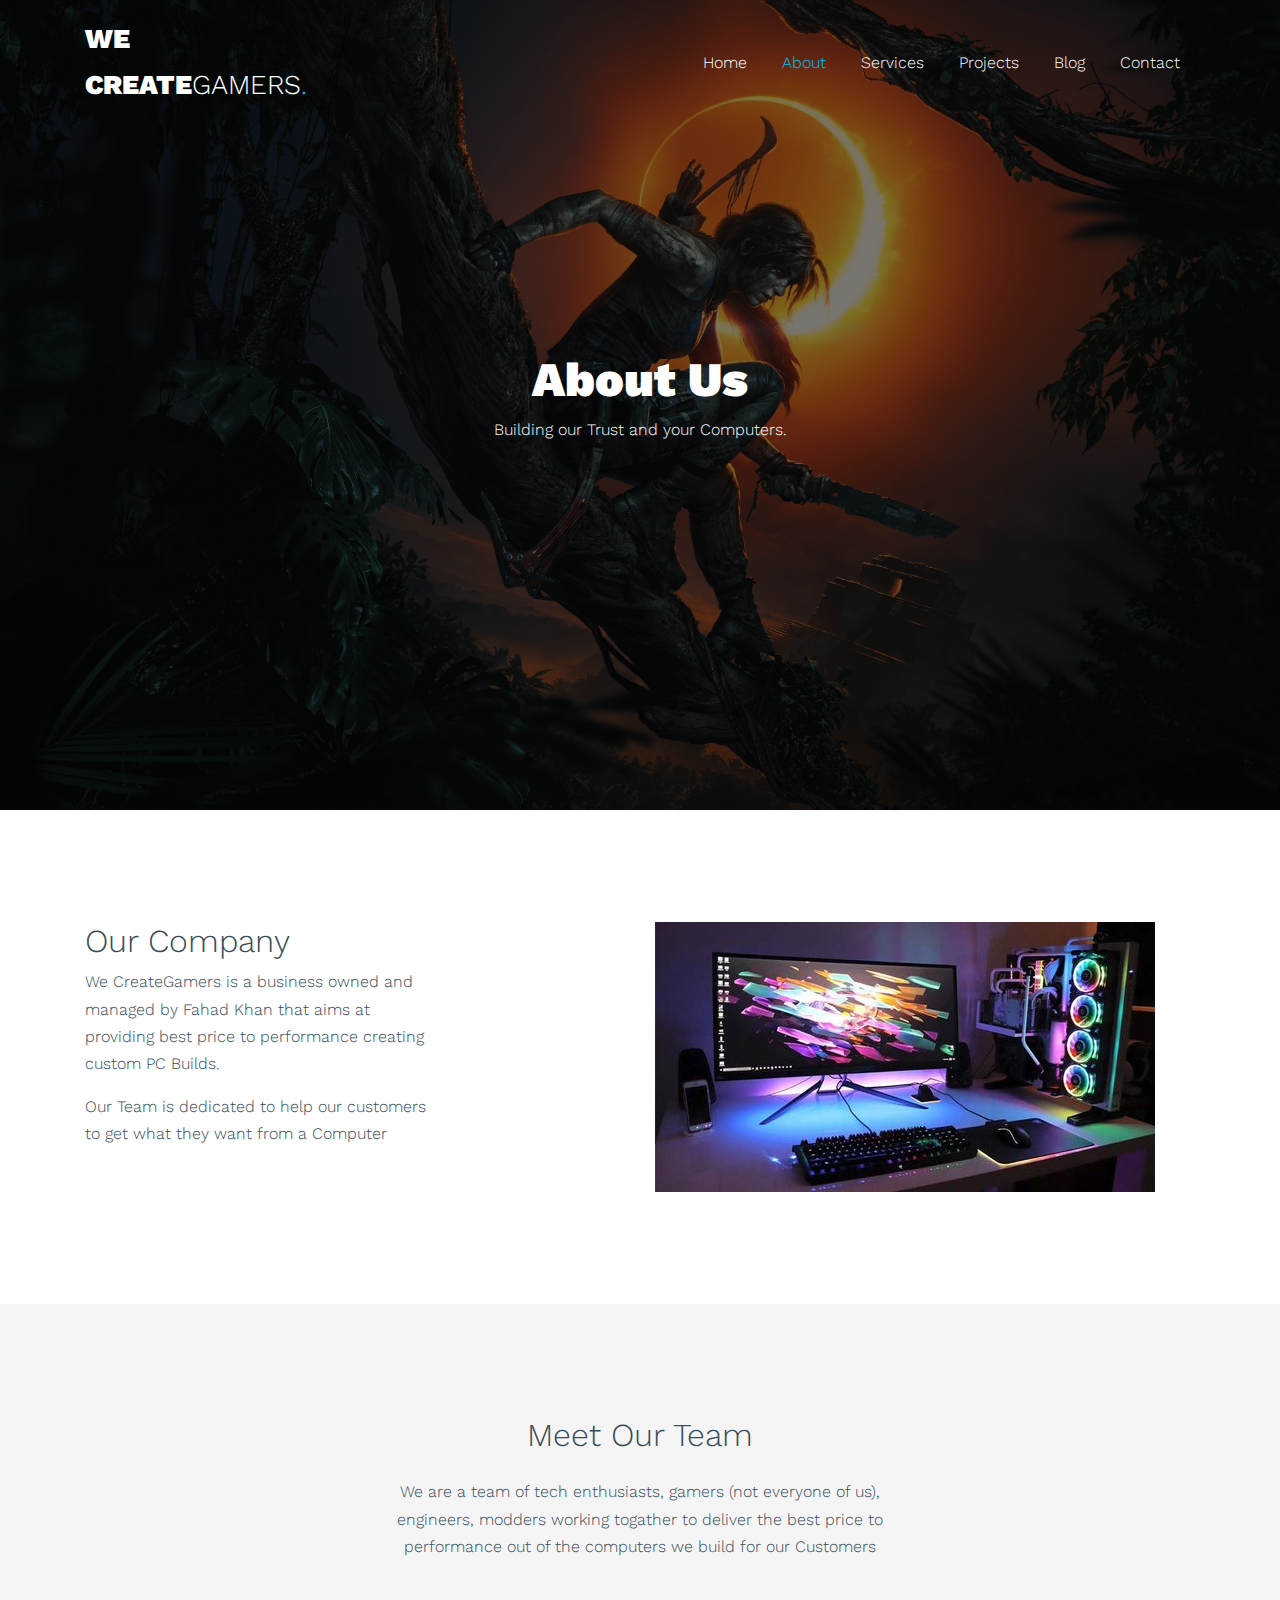
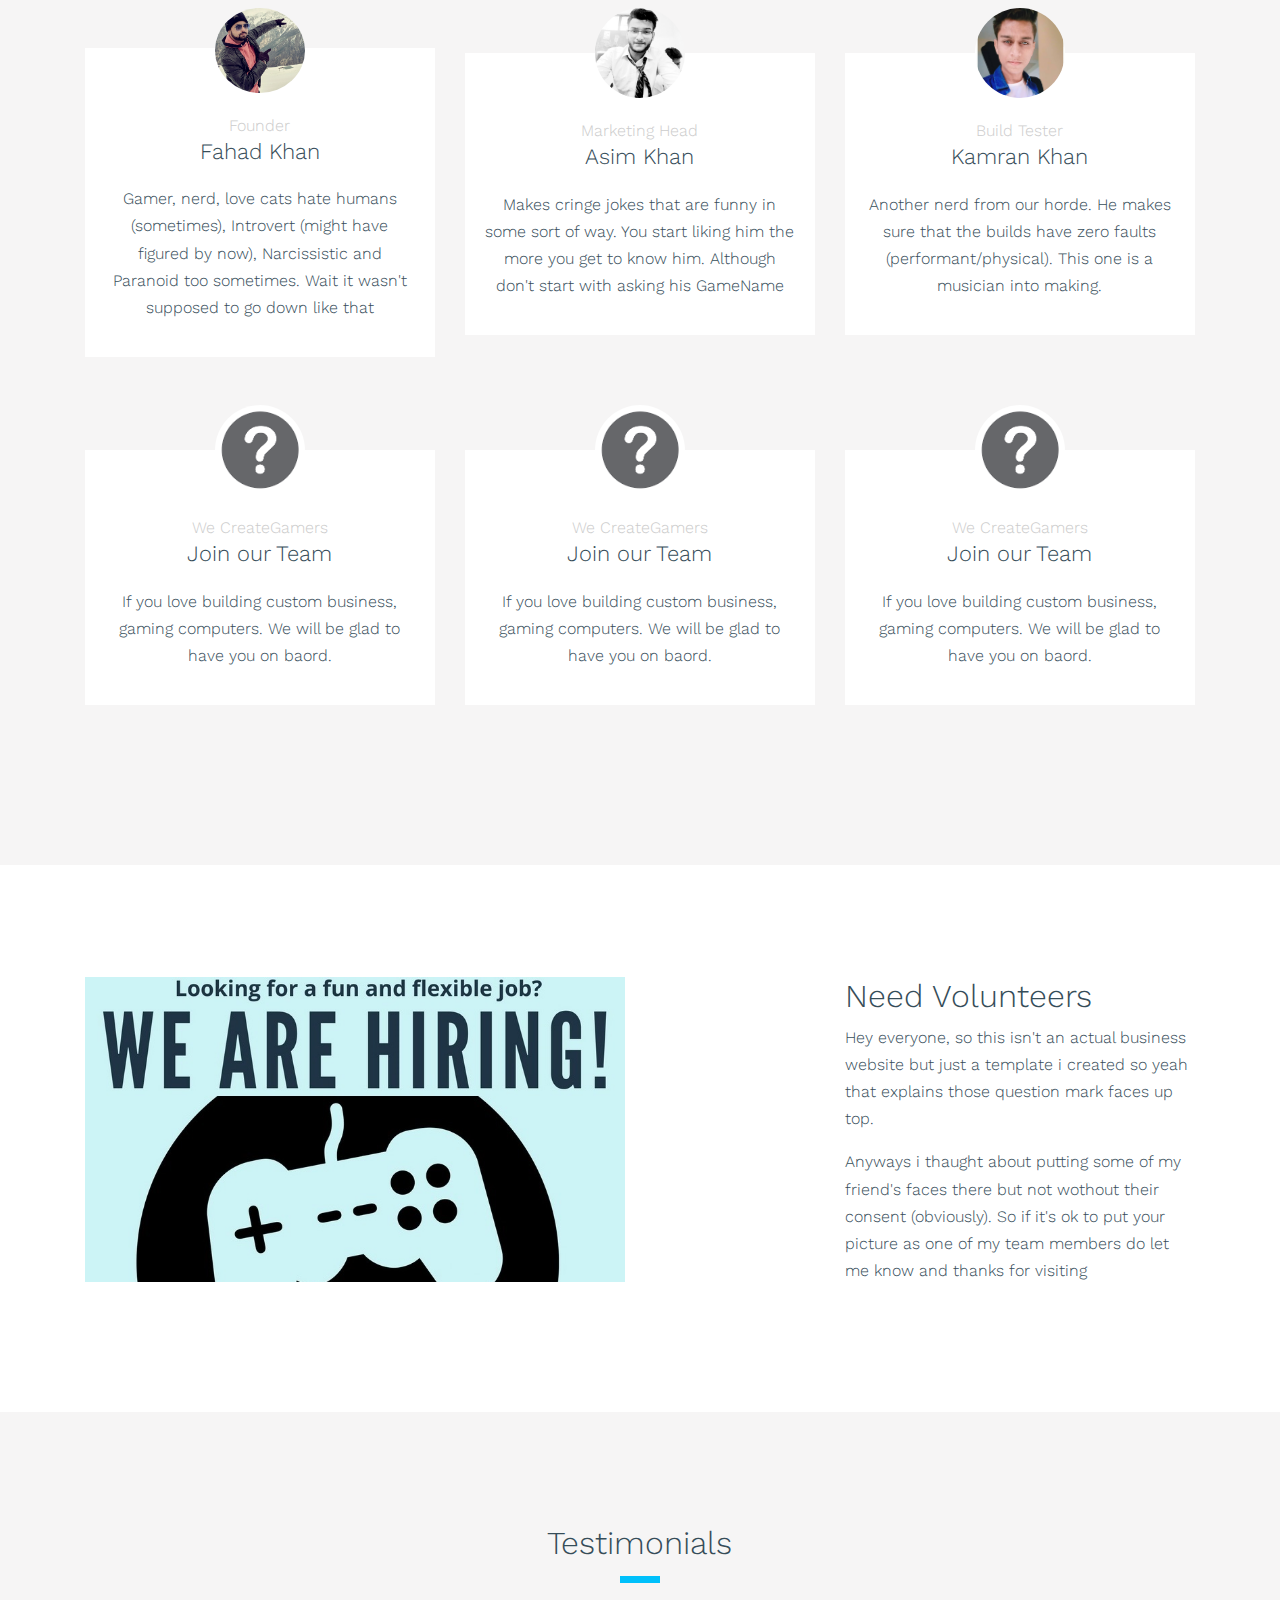
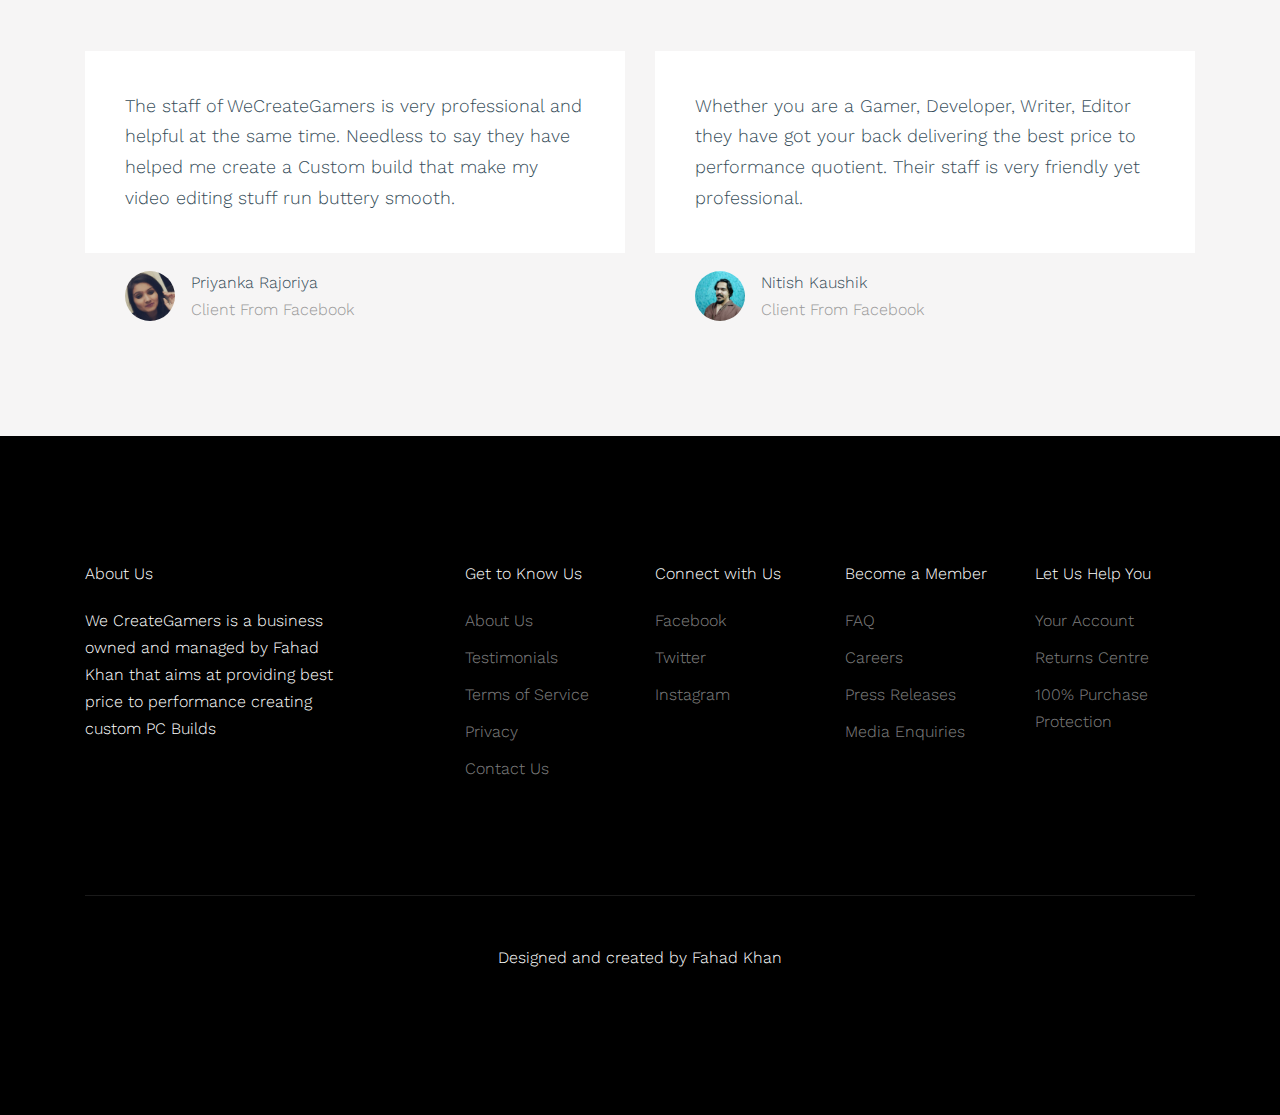
<file: about.html>
<!doctype html>
<html lang="en">

  <head>
    <title>Building our Trust and your Computers.</title>
    <meta charset="utf-8">
    <meta name="viewport" content="width=device-width, initial-scale=1, shrink-to-fit=no">

    <link href="https://fonts.googleapis.com/css?family=Work+Sans:400,500,700&display=swap" rel="stylesheet">

    <link rel="stylesheet" href="fonts/icomoon/style.css">

    <link rel="stylesheet" href="css/bootstrap.min.css">
    <link rel="stylesheet" href="css/bootstrap-datepicker.css">
    <link rel="stylesheet" href="css/jquery.fancybox.min.css">
    <link rel="stylesheet" href="css/owl.carousel.min.css">
    <link rel="stylesheet" href="css/owl.theme.default.min.css">
    <link rel="stylesheet" href="fonts/flaticon/font/flaticon.css">
    <link rel="stylesheet" href="css/aos.css">

    <!-- MAIN CSS -->
    <link rel="stylesheet" href="css/style.css">

  </head>

  <body data-spy="scroll" data-target=".site-navbar-target" data-offset="300">

    
    <div class="site-wrap" id="home-section">

      <div class="site-mobile-menu site-navbar-target">
        <div class="site-mobile-menu-header">
          <div class="site-mobile-menu-close mt-3">
            <span class="icon-close2 js-menu-toggle"></span>
          </div>
        </div>
        <div class="site-mobile-menu-body"></div>
      </div>



      <header class="site-navbar site-navbar-target" role="banner">

        <div class="container">
          <div class="row align-items-center position-relative">

            <div class="col-3 ">
              <div class="site-logo">
                <a href="index.html"><strong>We Create</strong>Gamers<span class="text-primary">.</span> </a>
              </div>
            </div>

            <div class="col-9  text-right">
              

              <span class="d-inline-block d-lg-none"><a href="#" class="text-white site-menu-toggle js-menu-toggle py-5 text-white"><span class="icon-menu h3 text-white"></span></a></span>

              

              <nav class="site-navigation text-right ml-auto d-none d-lg-block" role="navigation">
                <ul class="site-menu main-menu js-clone-nav ml-auto ">
                  <li><a href="index.html" class="nav-link">Home</a></li>
                  <li class="active"><a href="about.html" class="nav-link">About</a></li>
                  <li><a href="services.html" class="nav-link">Services</a></li>
                  <li><a href="projects.html" class="nav-link">Projects</a></li>
                  <li><a href="blog.html" class="nav-link">Blog</a></li>
                  <li><a href="contact.html" class="nav-link">Contact</a></li>

                </ul>
              </nav>
            </div>

            
          </div>
        </div>

      </header>


      <div class="ftco-blocks-cover-1">
      <div class="ftco-cover-1 overlay innerpage" style="background-image: url('images/Extra_2.jpg')">
        <div class="container">
          <div class="row align-items-center justify-content-center">
            <div class="col-lg-6 text-center">
              <h1>About Us</h1>
              <p>Building our Trust and your Computers.</p>
            </div>
          </div>
        </div>
      </div>
    </div>

    
    
    <div class="site-section">
      <div class="container">
        <div class="row">
          <div class="col-lg-6 mb-5 mb-lg-0 order-lg-2">
            <img src="images/pc.jpg" alt="PC" width="500" height="270">
          </div>
          <div class="col-lg-4 mr-auto">
            <h2>Our Company</h2>
            <p>We CreateGamers is a business owned and managed by Fahad Khan that aims at providing best price to performance creating custom PC Builds.</p>
            <p>Our Team is dedicated to help our customers to get what they want from a Computer</p>
          </div>
        </div>
      </div>
    </div>

    <div class="site-section bg-light">
      <div class="container">
        <div class="row justify-content-center text-center mb-5 section-2-title">
          <div class="col-md-6">
            <h2 class="mb-4">Meet Our Team</h2>
            We are a team of tech enthusiasts, gamers (not everyone of us), engineers, modders working togather to deliver the best price to performance out of the computers we build for our Customers
          </div>
        </div>
        <div class="row align-items-stretch">

          <div class="col-lg-4 col-md-6 mb-5">
            <div class="post-entry-1 h-100 person-1">
              
                <img src="images/fahad.jpg" alt="Image"
                 class="img-fluid">
            
              <div class="post-entry-1-contents">
                <span class="meta">Founder</span>
                <h2>Fahad Khan</h2>
                <p>Gamer, nerd, love cats hate humans (sometimes), Introvert (might have figured by now), Narcissistic and Paranoid too sometimes. Wait it wasn't supposed to go down like that</p>
              </div>
            </div>
          </div>
          <div class="col-lg-4 col-md-6 mb-5">
            <div class="post-entry-1 h-100 person-1">
              
                <img src="images/Asim.png" alt="Image"
                 class="img-fluid">
            
              <div class="post-entry-1-contents">
                <span class="meta">Marketing Head</span>
                <h2>Asim Khan</h2>
                <p>Makes cringe jokes that are funny in some sort of way. You start liking him the more you get to know him. Although don't start with asking his GameName</p>
              </div>
            </div>
          </div>

          <div class="col-lg-4 col-md-6 mb-5">
            <div class="post-entry-1 h-100 person-1">
              
                <img src="images/Kamran.jpg" alt="Image"
                 class="img-fluid">
            
              <div class="post-entry-1-contents">
                <span class="meta">Build Tester</span>
                <h2>Kamran Khan</h2>
                <p>Another nerd from our horde. He makes sure that the builds have zero faults (performant/physical). This one is a musician into making.</p>
              </div>
            </div>
          </div>

          <div class="col-lg-4 col-md-6 mb-5">
            <div class="post-entry-1 h-100 person-1">
              
                <img src="images/person_8.jpg" alt="Image"
                 class="img-fluid">
            
              <div class="post-entry-1-contents">
                <span class="meta">We CreateGamers</span>
                <h2>Join our Team</h2>
                <p>If you love building custom business, gaming computers. We will be glad to have you on baord.</p>
              </div>
            </div>
          </div>

          <div class="col-lg-4 col-md-6 mb-5">
            <div class="post-entry-1 h-100 person-1">
              
                <img src="images/person_8.jpg" alt="Image"
                 class="img-fluid">
            
              <div class="post-entry-1-contents">
                <span class="meta">We CreateGamers</span>
                <h2>Join our Team</h2>
                <p>If you love building custom business, gaming computers. We will be glad to have you on baord.</p>
              </div>
            </div>
          </div>

          <div class="col-lg-4 col-md-6 mb-5">
            <div class="post-entry-1 h-100 person-1">
              
                <img src="images/person_8.jpg" alt="Image"
                 class="img-fluid">
            
              <div class="post-entry-1-contents">
                <span class="meta">We CreateGamers</span>
                <h2>Join our Team</h2>
                <p>If you love building custom business, gaming computers. We will be glad to have you on baord.</p>
              </div>
            </div>
          </div>


        </div>
      </div>
    </div>

    <div class="site-section">
      <div class="container">
        <div class="row">
          <div class="col-lg-6 mb-5 mb-lg-0">
            <img src="images/Extra_3.jpg" alt="Image" class="img-fluid">
          </div>
          <div class="col-lg-4 ml-auto">
            <h2>Need Volunteers</h2>
            <p>Hey everyone, so this isn't an actual business website but just a template i created so yeah that explains those question mark faces up top.</p>
            <p>Anyways i thaught about putting some of my friend's faces there but not wothout their consent (obviously). So if it's ok to put your picture as one of my team members do let me know and thanks for visiting</p>
          </div>
        </div>
      </div>
    </div>

    
    <div class="site-section bg-light">
      <div class="container">
        <div class="row mb-5">
          <div class="col-md-4 mx-auto">
            <h2 class="line-bottom text-center">
Testimonials</h2>
          </div>
        </div>
        <div class="row">
          <div class="col-lg-6">
            <div class="testimonial-3">
              <blockquote>The staff of WeCreateGamers is very professional and helpful at the same time. Needless to say they have helped me create a Custom build that make my video editing stuff run buttery smooth.</blockquote>
              <div class="vcard d-flex align-items-center">
                <div class="img-wrap mr-3">
                  <img src="images/person_1.jpg" alt="Image" class="img-fluid">
                </div>
                <div>
                  <span class="d-block">Priyanka Rajoriya</span>
                  <span class="position">Client From Facebook</span>
                </div>
              </div>
            </div>
          </div>
          <div class="col-lg-6">
            <div class="testimonial-3">
              <blockquote>Whether you are a Gamer, Developer, Writer, Editor they have got your back delivering the best price to performance quotient. Their staff is very friendly yet professional. </blockquote>
              <div class="vcard d-flex align-items-center">
                <div class="img-wrap mr-3">
                  <img src="images/person_2.jpg" alt="Image" class="img-fluid">
                </div>
                <div>
                  <span class="d-block">Nitish Kaushik</span>
                  <span class="position">Client From Facebook</span>
                </div>
              </div>
            </div>
          </div>
        </div>
      </div>
    </div>

    

    <footer class="site-footer">
      <div class="container">
        <div class="row">
          <div class="col-lg-3">
            <h2 class="footer-heading mb-4">About Us</h2>
                <p>We CreateGamers is a business owned and managed by Fahad Khan that aims at providing best price to performance creating custom PC Builds</p>
          </div>
          <div class="col-lg-8 ml-auto">
            <div class="row">
              <div class="col-lg-3">
             <h2 class="footer-heading mb-4">Get to Know Us</h2>
                <ul class="list-unstyled">
                  <li><a href="#">About Us</a></li>
                  <li><a href="#">Testimonials</a></li>
                  <li><a href="#">Terms of Service</a></li>
                  <li><a href="#">Privacy</a></li>
                  <li><a href="#">Contact Us</a></li>
                </ul>
              </div>
              <div class="col-lg-3">
                <h2 class="footer-heading mb-4">Connect with Us</h2>
                <ul class="list-unstyled">
                  <li><a href="#">Facebook</a></li>
                  <li><a href="#">Twitter</a></li>
                  <li><a href="#">Instagram</a></li>
                </ul>
              </div>
              <div class="col-lg-3">
                <h2 class="footer-heading mb-4">Become a Member</h2>
                <ul class="list-unstyled">
                  <li><a href="#">FAQ</a></li>
                  <li><a href="#">Careers</a></li>
                  <li><a href="#">Press Releases</a></li>
                 
                  <li><a href="#">Media Enquiries</a></li>
                  
                </ul>
              </div>
              <div class="col-lg-3">
                <h2 class="footer-heading mb-4">Let Us Help You</h2>
                <ul class="list-unstyled">
                  <li><a href="#">Your Account</a></li>
                  <li><a href="#">Returns Centre</a></li>
                  <li><a href="#">100% Purchase Protection</a></li>
                  
                </ul>
              </div>
            </div>
          </div>
        </div>
        <div class="row pt-5 mt-5 text-center">
          <div class="col-md-12">
            <div class="border-top pt-5">
              <p>
            <a>Designed and created by Fahad Khan</a>            
            </p>
            </div>
          </div>

        </div>
      </div>
    </footer>

    </div>

    <script src="js/jquery-3.3.1.min.js"></script>
    <script src="js/popper.min.js"></script>
    <script src="js/bootstrap.min.js"></script>
    <script src="js/owl.carousel.min.js"></script>
    <script src="js/jquery.sticky.js"></script>
    <script src="js/jquery.waypoints.min.js"></script>
    <script src="js/jquery.animateNumber.min.js"></script>
    <script src="js/jquery.fancybox.min.js"></script>
    <script src="js/jquery.easing.1.3.js"></script>
    <script src="js/bootstrap-datepicker.min.js"></script>
    <script src="js/aos.js"></script>

    <script src="js/main.js"></script>

  </body>

</html>
</file>
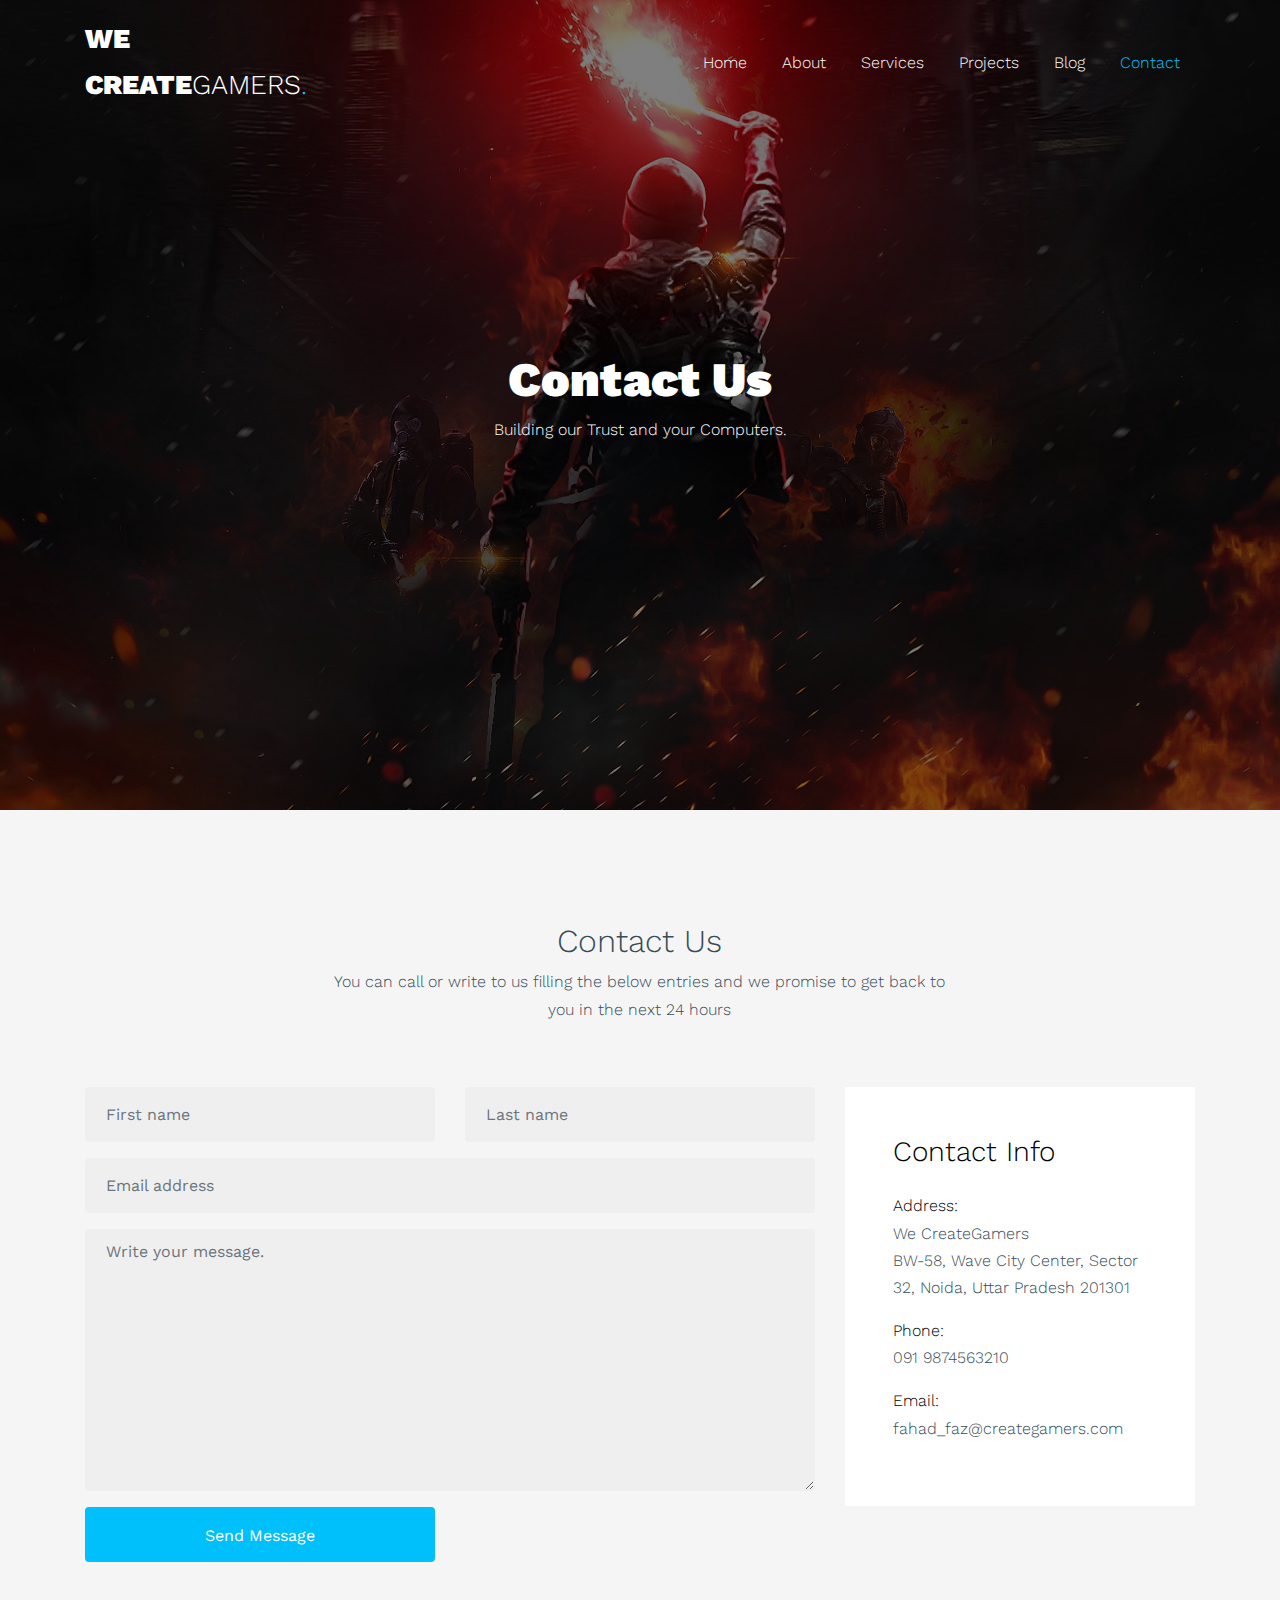
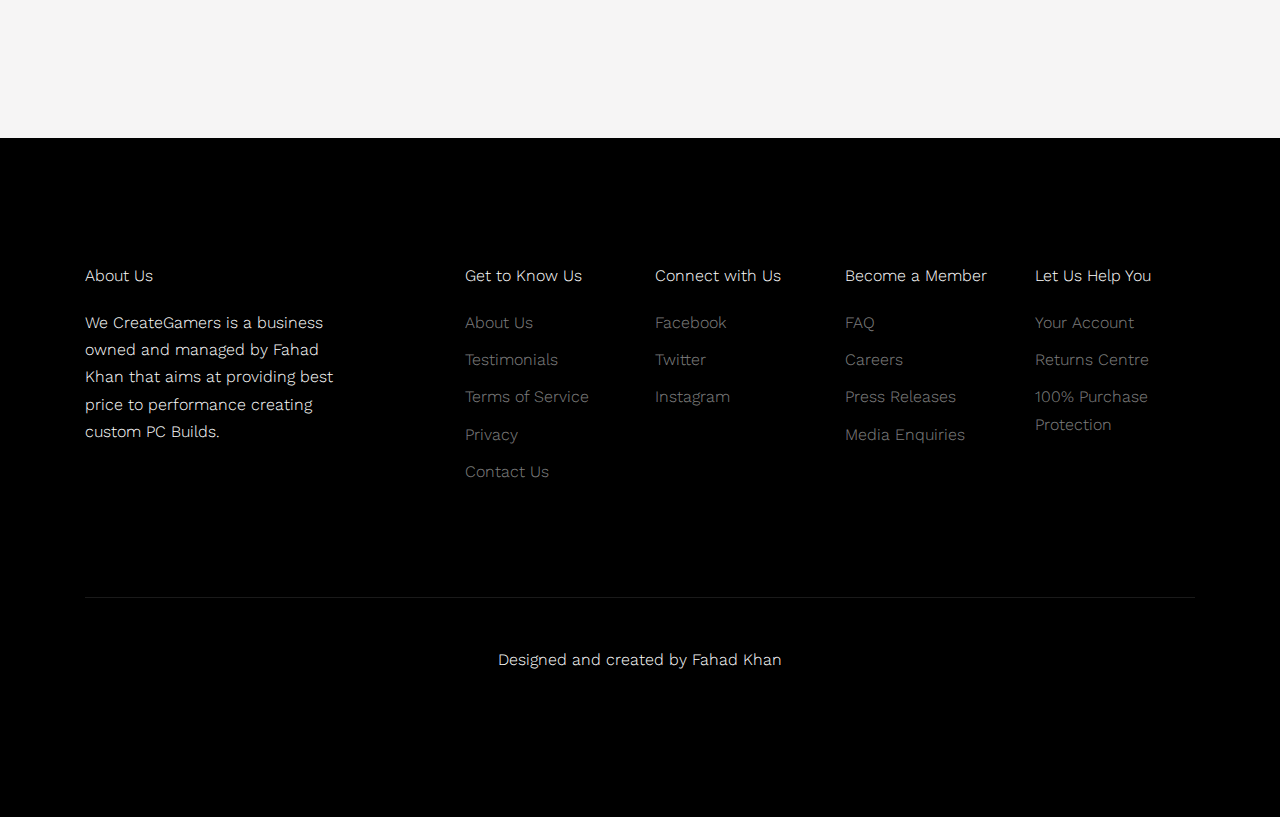
<file: contact.html>
<!doctype html>
<html lang="en">

  <head>
    <title>Building our Trust and your Computers.</title>
    <meta charset="utf-8">
    <meta name="viewport" content="width=device-width, initial-scale=1, shrink-to-fit=no">

    <link href="https://fonts.googleapis.com/css?family=Work+Sans:400,500,700&display=swap" rel="stylesheet">

    <link rel="stylesheet" href="fonts/icomoon/style.css">

    <link rel="stylesheet" href="css/bootstrap.min.css">
    <link rel="stylesheet" href="css/bootstrap-datepicker.css">
    <link rel="stylesheet" href="css/jquery.fancybox.min.css">
    <link rel="stylesheet" href="css/owl.carousel.min.css">
    <link rel="stylesheet" href="css/owl.theme.default.min.css">
    <link rel="stylesheet" href="fonts/flaticon/font/flaticon.css">
    <link rel="stylesheet" href="css/aos.css">

    <!-- MAIN CSS -->
    <link rel="stylesheet" href="css/style.css">

  </head>

  <body data-spy="scroll" data-target=".site-navbar-target" data-offset="300">

    
    <div class="site-wrap" id="home-section">

      <div class="site-mobile-menu site-navbar-target">
        <div class="site-mobile-menu-header">
          <div class="site-mobile-menu-close mt-3">
            <span class="icon-close2 js-menu-toggle"></span>
          </div>
        </div>
        <div class="site-mobile-menu-body"></div>
      </div>



      <header class="site-navbar site-navbar-target" role="banner">

        <div class="container">
          <div class="row align-items-center position-relative">

            <div class="col-3 ">
              <div class="site-logo">
                <a href="index.html"><strong>We Create</strong>Gamers<span class="text-primary">.</span> </a>

              </div>
            </div>

            <div class="col-9  text-right">
              

              <span class="d-inline-block d-lg-none"><a href="#" class="text-white site-menu-toggle js-menu-toggle py-5 text-white"><span class="icon-menu h3 text-white"></span></a></span>

              

              <nav class="site-navigation text-right ml-auto d-none d-lg-block" role="navigation">
                <ul class="site-menu main-menu js-clone-nav ml-auto ">
                  <li><a href="index.html" class="nav-link">Home</a></li>
                  <li><a href="about.html" class="nav-link">About</a></li>
                  <li><a href="services.html" class="nav-link">Services</a></li>
                  <li><a href="projects.html" class="nav-link">Projects</a></li>
                  <li><a href="blog.html" class="nav-link">Blog</a></li>
                  <li class="active"><a href="contact.html" class="nav-link">Contact</a></li>

                </ul>
              </nav>
            </div>

            
          </div>
        </div>

      </header>


      <div class="ftco-blocks-cover-1">
      <div class="ftco-cover-1 overlay innerpage" style="background-image: url('images/ContactUs.jpg')">
        <div class="container">
          <div class="row align-items-center justify-content-center">
            <div class="col-lg-6 text-center">
              <h1>Contact Us</h1>
              <p>Building our Trust and your Computers.</p>
            </div>
          </div>
        </div>
      </div>
    </div>

    
    
    <div class="site-section bg-light" id="contact-section">
      <div class="container">
        <div class="row justify-content-center text-center">
        <div class="col-7 text-center mb-5">
          <h2>Contact Us</h2>
          <p>You can call or write to us filling the below entries and we promise to get back to you in the next 24 hours</p>
        </div>
      </div>
        <div class="row">
          <div class="col-lg-8 mb-5" >
            <form action="#" method="post">
              <div class="form-group row">
                <div class="col-md-6 mb-4 mb-lg-0">
                  <input type="text" class="form-control" placeholder="First name">
                </div>
                <div class="col-md-6">
                  <input type="text" class="form-control" placeholder="Last name">
                </div>
              </div>

              <div class="form-group row">
                <div class="col-md-12">
                  <input type="text" class="form-control" placeholder="Email address">
                </div>
              </div>

              <div class="form-group row">
                <div class="col-md-12">
                  <textarea name="" id="" class="form-control" placeholder="Write your message." cols="30" rows="10"></textarea>
                </div>
              </div>
              <div class="form-group row">
                <div class="col-md-6 mr-auto">
                  <input type="submit" class="btn btn-block btn-primary text-white py-3 px-5" value="Send Message">
                </div>
              </div>
            </form>
          </div>
          <div class="col-lg-4 ml-auto">
            <div class="bg-white p-3 p-md-5">
              <h3 class="text-black mb-4">Contact Info</h3>
              <ul class="list-unstyled footer-link">
                <li class="d-block mb-3">
                  <span class="d-block text-black">Address:</span>
                  <span>We CreateGamers</br> BW-58, Wave City Center, Sector 32, Noida, Uttar Pradesh 201301 </span></li>
                <li class="d-block mb-3"><span class="d-block text-black">Phone:</span><span>091 9874563210</span></li>
                <li class="d-block mb-3"><span class="d-block text-black">Email:</span><span>fahad_faz@creategamers.com</span></li>
              </ul>
            </div>
          </div>
        </div>
      </div>
    </div>

    
    
    <footer class="site-footer">
      <div class="container">
        <div class="row">
          <div class="col-lg-3">
            <h2 class="footer-heading mb-4">About Us</h2>
                <p>We CreateGamers is a business owned and managed by Fahad Khan that aims at providing best price to performance creating custom PC Builds.</p>
          </div>
          <div class="col-lg-8 ml-auto">
            <div class="row">
              <div class="col-lg-3">
                <h2 class="footer-heading mb-4">Get to Know Us</h2>
                <ul class="list-unstyled">
                  <li><a href="#">About Us</a></li>
                  <li><a href="#">Testimonials</a></li>
                  <li><a href="#">Terms of Service</a></li>
                  <li><a href="#">Privacy</a></li>
                  <li><a href="#">Contact Us</a></li>
                </ul>
              </div>
              <div class="col-lg-3">
                <h2 class="footer-heading mb-4">Connect with Us</h2>
                <ul class="list-unstyled">
                  <li><a href="#">Facebook</a></li>
                  <li><a href="#">Twitter</a></li>
                  <li><a href="#">Instagram</a></li>
                </ul>
              </div>
              <div class="col-lg-3">
                <h2 class="footer-heading mb-4">Become a Member</h2>
                <ul class="list-unstyled">
                  <li><a href="#">FAQ</a></li>
                  <li><a href="#">Careers</a></li>
                  <li><a href="#">Press Releases</a></li>
                 
                  <li><a href="#">Media Enquiries</a></li>
                  
                </ul>
              </div>
              <div class="col-lg-3">
                <h2 class="footer-heading mb-4">Let Us Help You</h2>
                <ul class="list-unstyled">
                  <li><a href="#">Your Account</a></li>
                  <li><a href="#">Returns Centre</a></li>
                  <li><a href="#">100% Purchase Protection</a></li>
                  
                </ul>
              </div>
            </div>
          </div>
        </div>
        <div class="row pt-5 mt-5 text-center">
          <div class="col-md-12">
            <div class="border-top pt-5">
              <p>
            
            <a>Designed and created by Fahad Khan</a>            
            </p>
            </div>
          </div>

        </div>
      </div>
    </footer>

    </div>

    <script src="js/jquery-3.3.1.min.js"></script>
    <script src="js/popper.min.js"></script>
    <script src="js/bootstrap.min.js"></script>
    <script src="js/owl.carousel.min.js"></script>
    <script src="js/jquery.sticky.js"></script>
    <script src="js/jquery.waypoints.min.js"></script>
    <script src="js/jquery.animateNumber.min.js"></script>
    <script src="js/jquery.fancybox.min.js"></script>
    <script src="js/jquery.easing.1.3.js"></script>
    <script src="js/bootstrap-datepicker.min.js"></script>
    <script src="js/aos.js"></script>

    <script src="js/main.js"></script>

  </body>

</html>
</file>
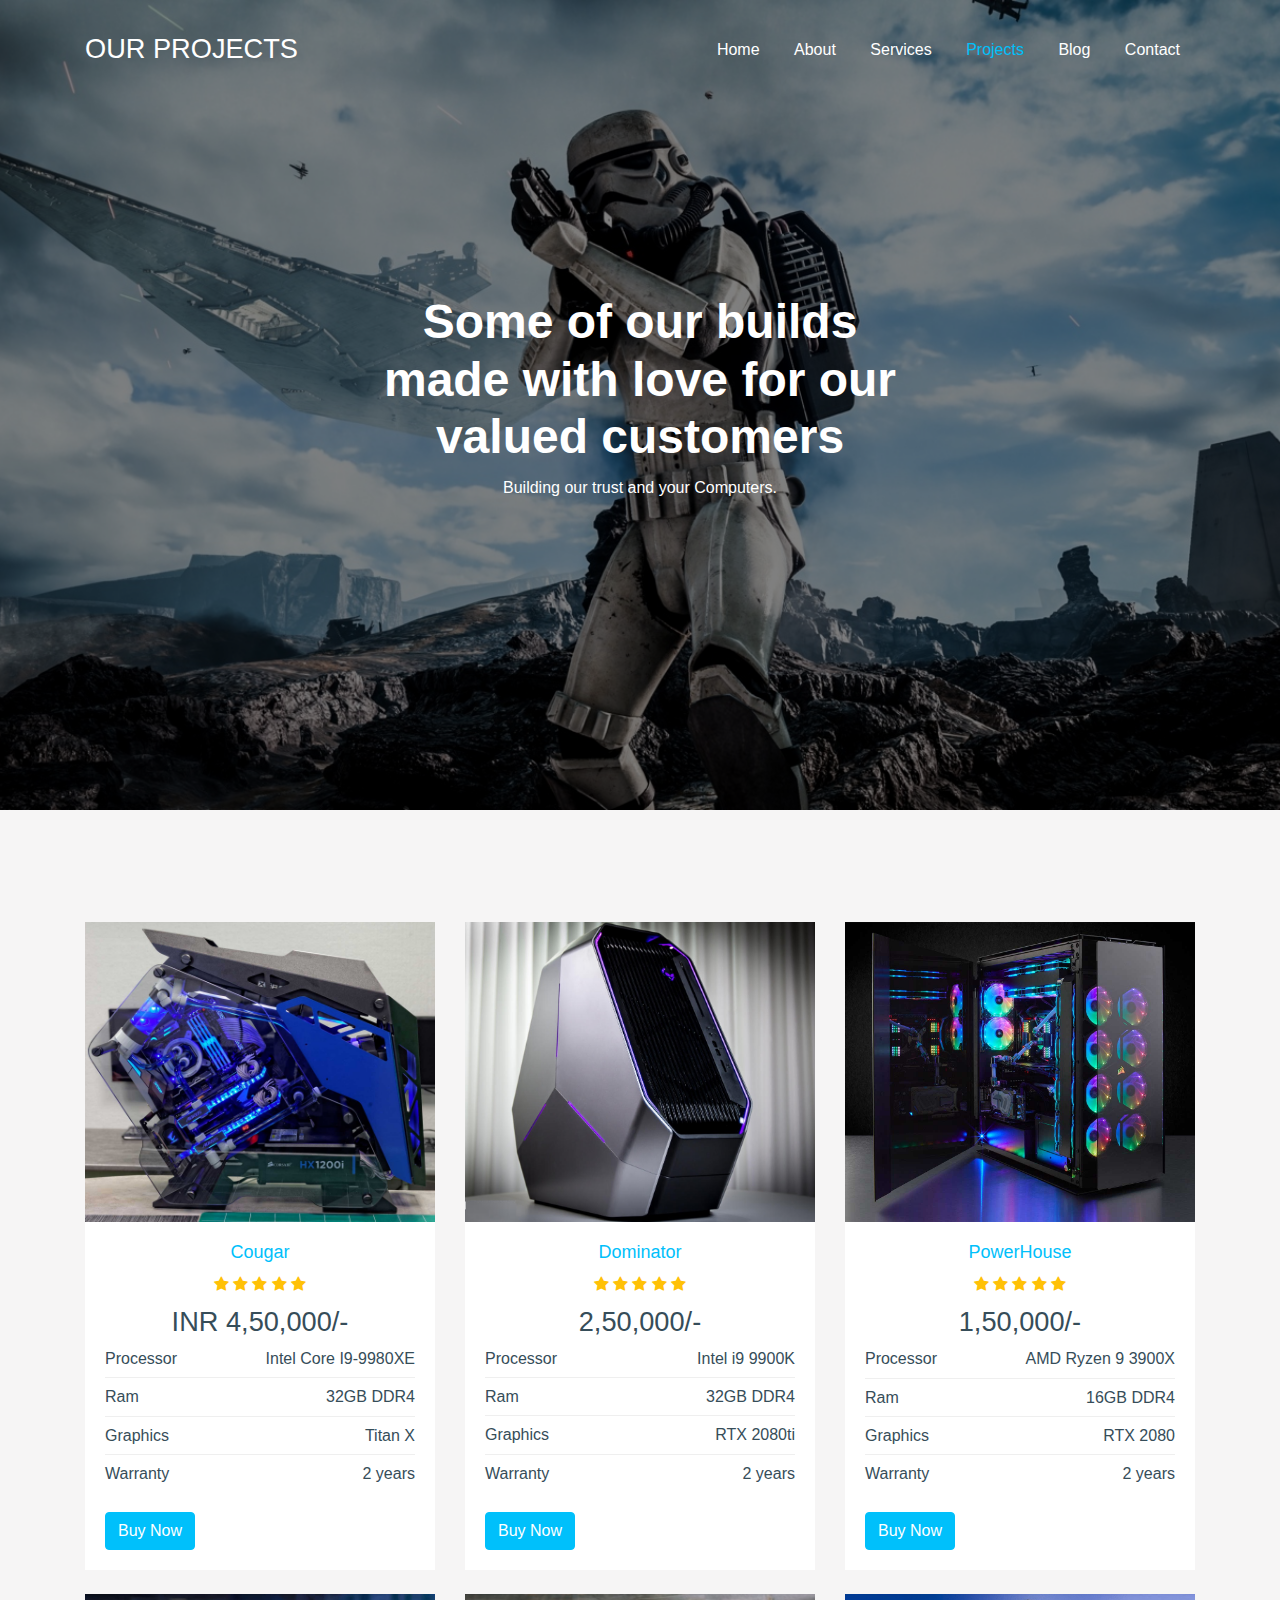
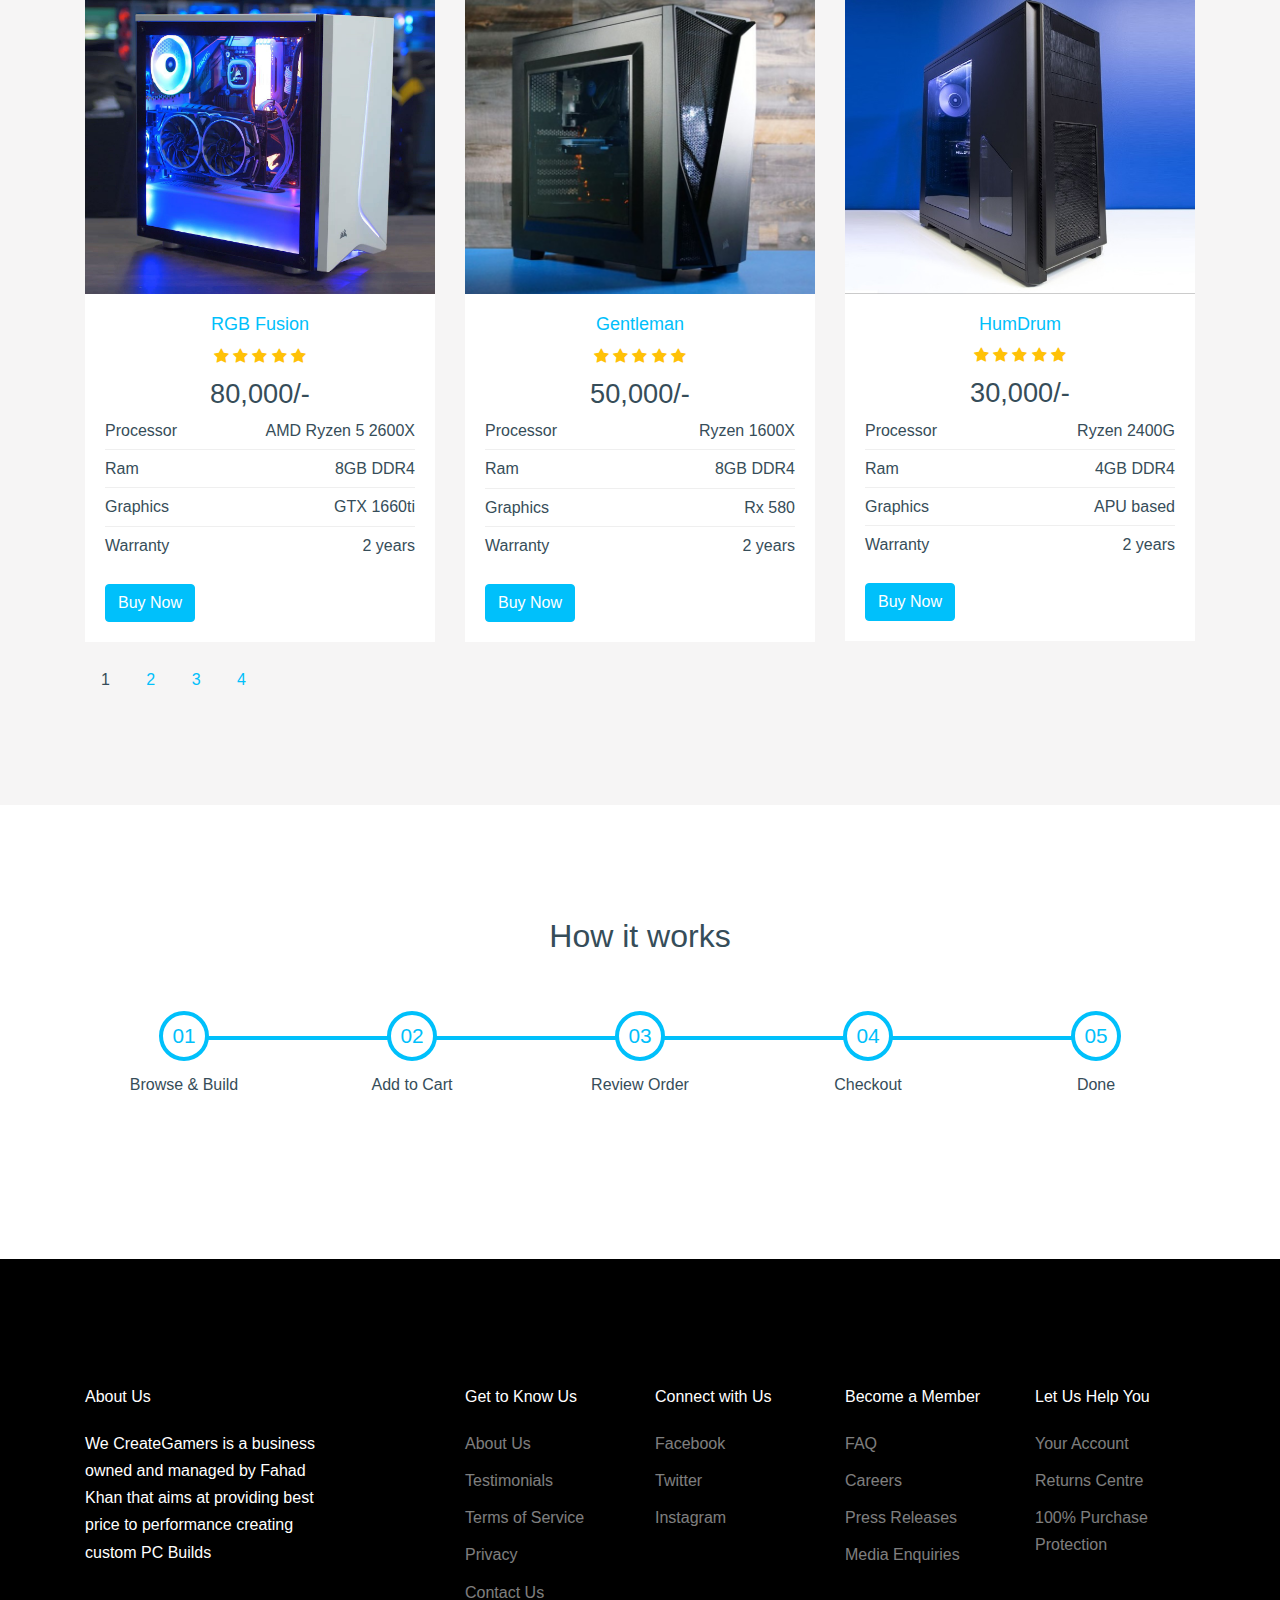
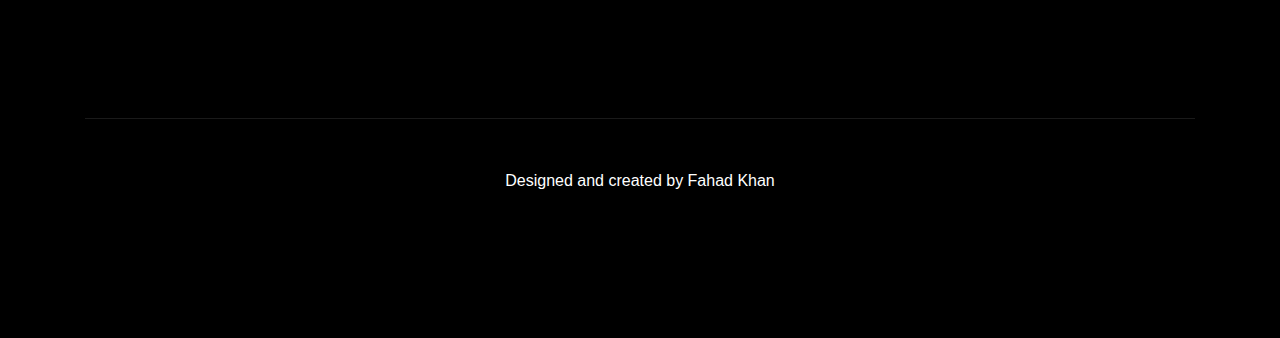
<file: projects.html>
<!doctype html>
<html lang="en">

  <head>
    <title>Building our Trust and your Computers.</title>
    <meta charset="utf-8">
    <meta name="viewport" content="width=device-width, initial-scale=1, shrink-to-fit=no">

    <link href="https://fonts.googleapis.com/css?family=DM+Sans:300,400,700&display=swap" rel="stylesheet">

    <link rel="stylesheet" href="fonts/icomoon/style.css">

    <link rel="stylesheet" href="css/bootstrap.min.css">
    <link rel="stylesheet" href="css/bootstrap-datepicker.css">
    <link rel="stylesheet" href="css/jquery.fancybox.min.css">
    <link rel="stylesheet" href="css/owl.carousel.min.css">
    <link rel="stylesheet" href="css/owl.theme.default.min.css">
    <link rel="stylesheet" href="fonts/flaticon/font/flaticon.css">
    <link rel="stylesheet" href="css/aos.css">

    <!-- MAIN CSS -->
    <link rel="stylesheet" href="css/style.css">

  </head>

  <body data-spy="scroll" data-target=".site-navbar-target" data-offset="300">

    
    <div class="site-wrap" id="home-section">

      <div class="site-mobile-menu site-navbar-target">
        <div class="site-mobile-menu-header">
          <div class="site-mobile-menu-close mt-3">
            <span class="icon-close2 js-menu-toggle"></span>
          </div>
        </div>
        <div class="site-mobile-menu-body"></div>
      </div>



      <header class="site-navbar site-navbar-target" role="banner">

        <div class="container">
          <div class="row align-items-center position-relative">

            <div class="col-3 ">
              <div class="site-logo">
                <a href="index.html">Our Projects</a>
              </div>
            </div>

            <div class="col-9  text-right">
              

              <span class="d-inline-block d-lg-none"><a href="#" class="text-white site-menu-toggle js-menu-toggle py-5 text-white"><span class="icon-menu h3 text-white"></span></a></span>

              

              <nav class="site-navigation text-right ml-auto d-none d-lg-block" role="navigation">
                <ul class="site-menu main-menu js-clone-nav ml-auto ">
                  <li><a href="index.html" class="nav-link">Home</a></li>
                  <li><a href="about.html" class="nav-link">About</a></li>
                  <li><a href="services.html" class="nav-link">Services</a></li>
                  <li class="active"><a href="projects.html" class="nav-link">Projects</a></li>
                  <li><a href="blog.html" class="nav-link">Blog</a></li>
                  <li><a href="contact.html" class="nav-link">Contact</a></li>

                </ul>
              </nav>
            </div>

            
          </div>
        </div>

      </header>

    <div class="ftco-blocks-cover-1">
      <div class="ftco-cover-1 overlay innerpage" style="background-image: url('images/Projects.jpg')">
        <div class="container">
          <div class="row align-items-center justify-content-center">
            <div class="col-lg-6 text-center">
              <h1>Some of our builds made with love for our valued customers</h1>
              <p>Building our trust and your Computers.</p>
            </div>
          </div>
        </div>
      </div>
    </div>

    <div class="site-section bg-light">
      <div class="container">
        <div class="row">
          <div class="col-lg-4 col-md-6 mb-4">
            <div class="item-1">
                <a href="#"><img src="images/img_1.jpg" alt="Image" class="img-fluid"></a>
                <div class="item-1-contents">
                  <div class="text-center">
                  <h3><a href="#">Cougar</a></h3>
                  <div class="rating">
                    <span class="icon-star text-warning"></span>
                    <span class="icon-star text-warning"></span>
                    <span class="icon-star text-warning"></span>
                    <span class="icon-star text-warning"></span>
                    <span class="icon-star text-warning"></span>
                  </div>
                  <div class="rent-price"><span>INR 4,50,000/-</div>
                  </div>
                  <ul class="specs">
                    <li>
                      <span>Processor</span>
                      <span class="spec">Intel Core I9-9980XE</span>
                    </li>
                    <li>
                      <span>Ram</span>
                      <span class="spec">32GB DDR4</span>
                    </li>
                    <li>
                      <span>Graphics</span>
                      <span class="spec">Titan X</span>
                    </li>
                    <li>
                      <span>Warranty</span>
                      <span class="spec">2 years</span>
                    </li>
                  </ul>
                  <div class="d-flex action">
                    <a href="contact.html" class="btn btn-primary">Buy Now</a>
                  </div>
                </div>
              </div>
          </div>

          <div class="col-lg-4 col-md-6 mb-4">
            <div class="item-1">
                <a href="#"><img src="images/img_2.jpg" alt="Image" class="img-fluid"></a>
                <div class="item-1-contents">
                  <div class="text-center">
                  <h3><a href="#">Dominator</a></h3>
                  <div class="rating">
                    <span class="icon-star text-warning"></span>
                    <span class="icon-star text-warning"></span>
                    <span class="icon-star text-warning"></span>
                    <span class="icon-star text-warning"></span>
                    <span class="icon-star text-warning"></span>
                  </div>
                  <div class="rent-price"><span>2,50,000/-</div>
                  </div>
                  <ul class="specs">
                    <li>
                      <span>Processor</span>
                      <span class="spec">Intel i9 9900K</span>
                    </li>
                    <li>
                      <span>Ram</span>
                      <span class="spec">32GB DDR4</span>
                    </li>
                    <li>
                      <span>Graphics</span>
                      <span class="spec">RTX 2080ti</span>
                    </li>
                    <li>
                      <span>Warranty</span>
                      <span class="spec">2 years</span>
                    </li>
                  </ul>
                  <div class="d-flex action">
                    <a href="contact.html" class="btn btn-primary">Buy Now</a>
                  </div>
                </div>
              </div>
          </div>


          <div class="col-lg-4 col-md-6 mb-4">
            <div class="item-1">
                <a href="#"><img src="images/img_3.jpg" alt="Image" class="img-fluid"></a>
                <div class="item-1-contents">
                  <div class="text-center">
                  <h3><a href="#">PowerHouse</a></h3>
                  <div class="rating">
                    <span class="icon-star text-warning"></span>
                    <span class="icon-star text-warning"></span>
                    <span class="icon-star text-warning"></span>
                    <span class="icon-star text-warning"></span>
                    <span class="icon-star text-warning"></span>
                  </div>
                  <div class="rent-price"><span>1,50,000/-</div>
                  </div>
                  <ul class="specs">
                    <li>
                      <span>Processor</span>
                      <span class="spec">AMD Ryzen 9 3900X</span>
                    </li>
                    <li>
                      <span>Ram</span>
                      <span class="spec">16GB DDR4</span>
                    </li>
                    <li>
                      <span>Graphics</span>
                      <span class="spec">RTX 2080</span>
                    </li>
                    <li>
                      <span>Warranty</span>
                      <span class="spec">2 years</span>
                    </li>
                  </ul>
                  <div class="d-flex action">
                    <a href="contact.html" class="btn btn-primary">Buy Now</a>
                  </div>
                </div>
              </div>
          </div>

          <div class="col-lg-4 col-md-6 mb-4">
            <div class="item-1">
                <a href="#"><img src="images/img_4.jpg" alt="Image" class="img-fluid"></a>
                <div class="item-1-contents">
                  <div class="text-center">
                  <h3><a href="#">RGB Fusion</a></h3>
                  <div class="rating">
                    <span class="icon-star text-warning"></span>
                    <span class="icon-star text-warning"></span>
                    <span class="icon-star text-warning"></span>
                    <span class="icon-star text-warning"></span>
                    <span class="icon-star text-warning"></span>
                  </div>
                  <div class="rent-price"><span>80,000/-</div>
                  </div>
                  <ul class="specs">
                    <li>
                      <span>Processor</span>
                      <span class="spec">AMD Ryzen 5 2600X</span>
                    </li>
                    <li>
                      <span>Ram</span>
                      <span class="spec">8GB DDR4</span>
                    </li>
                    <li>
                      <span>Graphics</span>
                      <span class="spec">GTX 1660ti</span>
                    </li>
                    <li>
                      <span>Warranty</span>
                      <span class="spec">2 years</span>
                    </li>
                  </ul>
                  <div class="d-flex action">
                    <a href="contact.html" class="btn btn-primary">Buy Now</a>
                  </div>
                </div>
              </div>
          </div>

          <div class="col-lg-4 col-md-6 mb-4">
            <div class="item-1">
                <a href="#"><img src="images/img_5.jpg" alt="Image" class="img-fluid"></a>
                <div class="item-1-contents">
                  <div class="text-center">
                  <h3><a href="#">Gentleman</a></h3>
                  <div class="rating">
                    <span class="icon-star text-warning"></span>
                    <span class="icon-star text-warning"></span>
                    <span class="icon-star text-warning"></span>
                    <span class="icon-star text-warning"></span>
                    <span class="icon-star text-warning"></span>
                  </div>
                  <div class="rent-price"><span>50,000/-</span></div>
                  </div>
                  <ul class="specs">
                    <li>
                      <span>Processor</span>
                      <span class="spec">Ryzen 1600X</span>
                    </li>
                    <li>
                      <span>Ram</span>
                      <span class="spec">8GB DDR4</span>
                    </li>
                    <li>
                      <span>Graphics</span>
                      <span class="spec">Rx 580</span>
                    </li>
                    <li>
                      <span>Warranty</span>
                      <span class="spec">2 years</span>
                    </li>
                  </ul>
                  <div class="d-flex action">
                    <a href="contact.html" class="btn btn-primary">Buy Now</a>
                  </div>
                </div>
              </div>
          </div>


          <div class="col-lg-4 col-md-6 mb-4">
            <div class="item-1">
                <a href="#"><img src="images/img_7.jpg" alt="Image" class="img-fluid"></a>
                <div class="item-1-contents">
                  <div class="text-center">
                  <h3><a href="#">HumDrum</a></h3>
                  <div class="rating">
                    <span class="icon-star text-warning"></span>
                    <span class="icon-star text-warning"></span>
                    <span class="icon-star text-warning"></span>
                    <span class="icon-star text-warning"></span>
                    <span class="icon-star text-warning"></span>
                  </div>
                  <div class="rent-price"><span>30,000/-</span></div>
                  </div>
                  <ul class="specs">
                    <li>
                      <span>Processor</span>
                      <span class="spec">Ryzen 2400G</span>
                    </li>
                    <li>
                      <span>Ram</span>
                      <span class="spec">4GB DDR4</span>
                    </li>
                    <li>
                      <span>Graphics</span>
                      <span class="spec">APU based</span>
                    </li>
                    <li>
                      <span>Warranty</span>
                      <span class="spec">2 years</span>
                    </li>
                  </ul>
                  <div class="d-flex action">
                    <a href="contact.html" class="btn btn-primary">Buy Now</a>
                  </div>
                </div>
              </div>
          </div>


          <div class="col-12">
            <span class="p-3">1</span>
            <a href="#" class="p-3">2</a>
            <a href="#" class="p-3">3</a>
            <a href="#" class="p-3">4</a>
          </div>
        </div>
      </div>
    </div>

    <div class="container site-section mb-5">
      <div class="row justify-content-center text-center">
        <div class="col-7 text-center mb-5">
          <h2>How it works</h2>
          
        </div>
      </div>
      <div class="how-it-works d-flex">
        <div class="step">
          <span class="number"><span>01</span></span>
          <span class="caption">Browse &amp; Build</span>
        </div>
        <div class="step">
          <span class="number"><span>02</span></span>
          <span class="caption">Add to Cart</span>
        </div>
        <div class="step">
          <span class="number"><span>03</span></span>
          <span class="caption">Review Order</span>
        </div>
        <div class="step">
          <span class="number"><span>04</span></span>
          <span class="caption">Checkout</span>
        </div>
        <div class="step">
          <span class="number"><span>05</span></span>
          <span class="caption">Done</span>
        </div>

      </div>
    </div>

    

    <footer class="site-footer">
      <div class="container">
        <div class="row">
          <div class="col-lg-3">
            <h2 class="footer-heading mb-4">About Us</h2>
<p>We CreateGamers is a business owned and managed by Fahad Khan that aims at providing best price to performance creating custom PC Builds</p>
          </div>
          <div class="col-lg-8 ml-auto">
            <div class="row">
              <div class="col-lg-3">
                 <h2 class="footer-heading mb-4">Get to Know Us</h2>
                <ul class="list-unstyled">
                  <li><a href="#">About Us</a></li>
                  <li><a href="#">Testimonials</a></li>
                  <li><a href="#">Terms of Service</a></li>
                  <li><a href="#">Privacy</a></li>
                  <li><a href="#">Contact Us</a></li>
                </ul>
              </div>
              <div class="col-lg-3">
                <h2 class="footer-heading mb-4">Connect with Us</h2>
                <ul class="list-unstyled">
                  <li><a href="#">Facebook</a></li>
                  <li><a href="#">Twitter</a></li>
                  <li><a href="#">Instagram</a></li>
                </ul>
              </div>
              <div class="col-lg-3">
                <h2 class="footer-heading mb-4">Become a Member</h2>
                <ul class="list-unstyled">
                  <li><a href="#">FAQ</a></li>
                  <li><a href="#">Careers</a></li>
                  <li><a href="#">Press Releases</a></li>
                 
                  <li><a href="#">Media Enquiries</a></li>
                  
                </ul>
              </div>
              <div class="col-lg-3">
                <h2 class="footer-heading mb-4">Let Us Help You</h2>
                <ul class="list-unstyled">
                  <li><a href="#">Your Account</a></li>
                  <li><a href="#">Returns Centre</a></li>
                  <li><a href="#">100% Purchase Protection</a></li>
                  
                </ul>
              </div>
            </div>
          </div>
        </div>
        <div class="row pt-5 mt-5 text-center">
          <div class="col-md-12">
            <div class="border-top pt-5">
              <p>
            
            <a>Designed and created by Fahad Khan</a>            
            </p>
            </div>
          </div>

        </div>
      </div>
    </footer>

    </div>

    <script src="js/jquery-3.3.1.min.js"></script>
    <script src="js/popper.min.js"></script>
    <script src="js/bootstrap.min.js"></script>
    <script src="js/owl.carousel.min.js"></script>
    <script src="js/jquery.sticky.js"></script>
    <script src="js/jquery.waypoints.min.js"></script>
    <script src="js/jquery.animateNumber.min.js"></script>
    <script src="js/jquery.fancybox.min.js"></script>
    <script src="js/jquery.easing.1.3.js"></script>
    <script src="js/bootstrap-datepicker.min.js"></script>
    <script src="js/aos.js"></script>

    <script src="js/main.js"></script>

  </body>

</html>
</file>
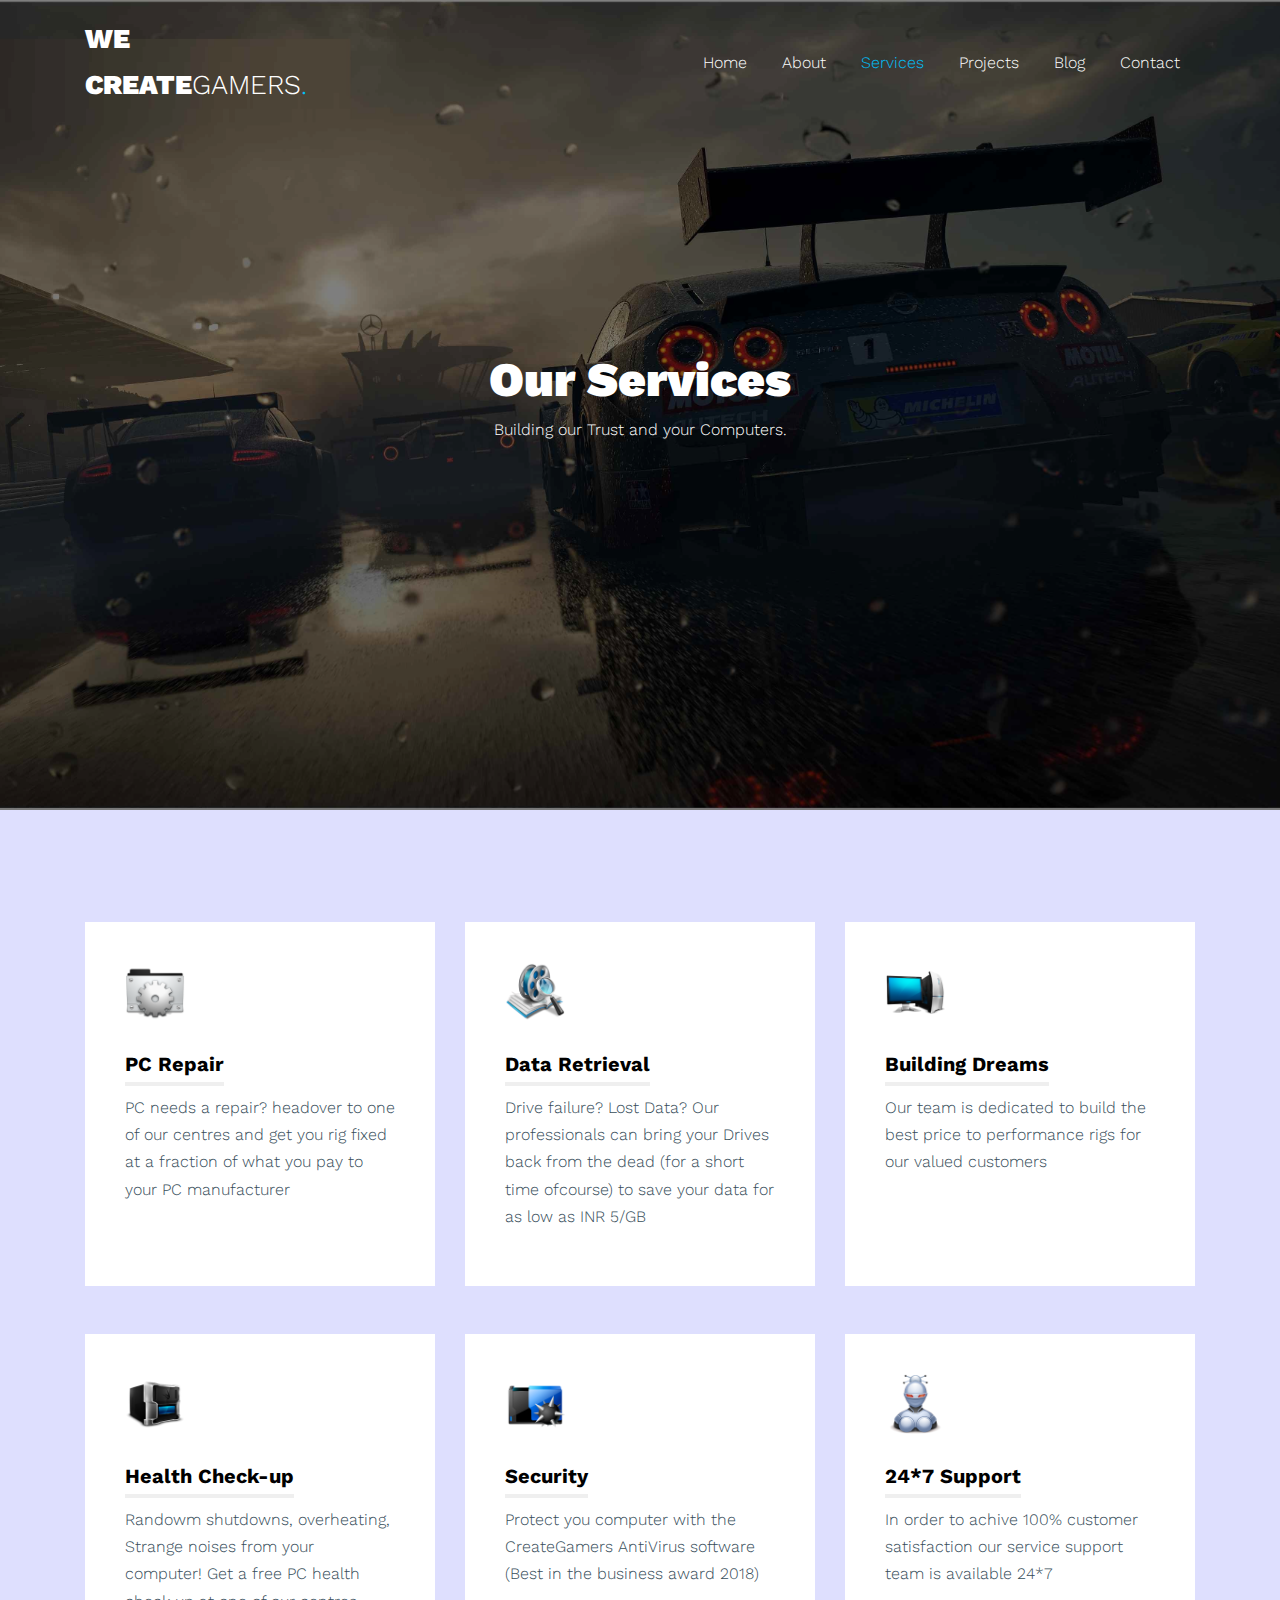
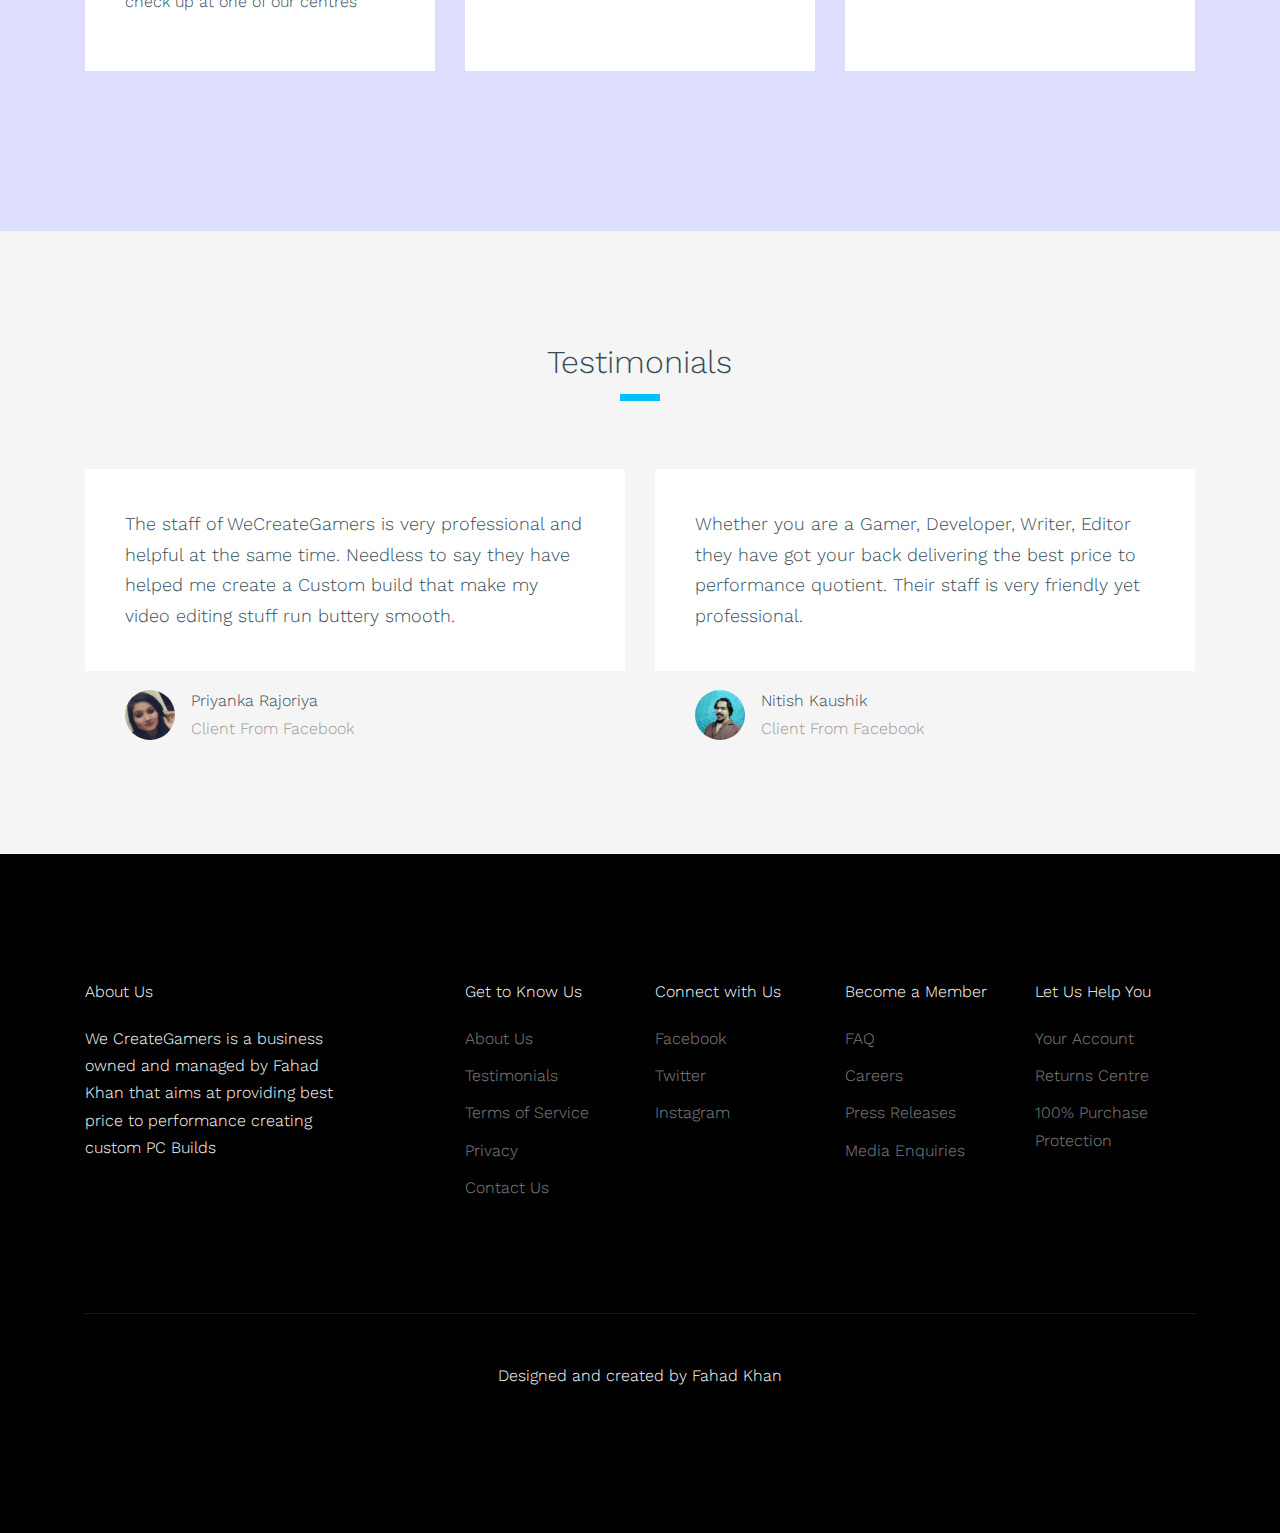
<file: services.html>
<!doctype html>
<html lang="en">

  <head>
    <title>Building our Trust and your Computers</title>
    <meta charset="utf-8">
    <meta name="viewport" content="width=device-width, initial-scale=1, shrink-to-fit=no">

    <link href="https://fonts.googleapis.com/css?family=Work+Sans:400,500,700&display=swap" rel="stylesheet">

    <link rel="stylesheet" href="fonts/icomoon/style.css">

    <link rel="stylesheet" href="css/bootstrap.min.css">
    <link rel="stylesheet" href="css/bootstrap-datepicker.css">
    <link rel="stylesheet" href="css/jquery.fancybox.min.css">
    <link rel="stylesheet" href="css/owl.carousel.min.css">
    <link rel="stylesheet" href="css/owl.theme.default.min.css">
    <link rel="stylesheet" href="fonts/flaticon/font/flaticon.css">
    <link rel="stylesheet" href="css/aos.css">

    <!-- MAIN CSS -->
    <link rel="stylesheet" href="css/style.css">

  </head>

  <body data-spy="scroll" data-target=".site-navbar-target" data-offset="300">

    
    <div class="site-wrap" id="home-section">

      <div class="site-mobile-menu site-navbar-target">
        <div class="site-mobile-menu-header">
          <div class="site-mobile-menu-close mt-3">
            <span class="icon-close2 js-menu-toggle"></span>
          </div>
        </div>
        <div class="site-mobile-menu-body"></div>
      </div>



      <header class="site-navbar site-navbar-target" role="banner">

        <div class="container">
          <div class="row align-items-center position-relative">

            <div class="col-3 ">
              <div class="site-logo">
                <a href="index.html"><strong>We Create</strong>Gamers<span class="text-primary">.</span> </a>
              </div>
            </div>

            <div class="col-9  text-right">
              

              <span class="d-inline-block d-lg-none"><a href="#" class="text-white site-menu-toggle js-menu-toggle py-5 text-white"><span class="icon-menu h3 text-white"></span></a></span>

              

              <nav class="site-navigation text-right ml-auto d-none d-lg-block" role="navigation">
                <ul class="site-menu main-menu js-clone-nav ml-auto ">
                  <li><a href="index.html" class="nav-link">Home</a></li>
                  <li><a href="about.html" class="nav-link">About</a></li>
                  <li class="active"><a href="services.html" class="nav-link">Services</a></li>
                  <li><a href="projects.html" class="nav-link">Projects</a></li>
                  <li><a href="blog.html" class="nav-link">Blog</a></li>
                  <li><a href="contact.html" class="nav-link">Contact</a></li>

                </ul>
              </nav>
            </div>

            
          </div>
        </div>

      </header>


      <div class="ftco-blocks-cover-1">
      <div class="ftco-cover-1 overlay innerpage" style="background-image: url('images/Services.jpg')">
        <div class="container">
          <div class="row align-items-center justify-content-center">
            <div class="col-lg-6 text-center">
              <h1>Our Services</h1>
              <p>Building our Trust and your Computers.</p>
            </div>
          </div>
        </div>
      </div>
    </div>

    
    
    <div class="site-section" style="background-color: #dedffe;">
      <div class="container">
        <div class="row align-items-stretch">
          <div class="col-md-6 mb-5 mb-lg-5 col-lg-4">
            <div class="service-2 h-100">
              <div class="svg">
                <img src="images/flaticon/svg/001-renovation.ico" alt="Image" class="">
              </div>

<h3><span>PC Repair</span></h3>
              <p>PC needs a repair? headover to one of our centres and get you rig fixed at a fraction of what you pay to your PC manufacturer</p>

            </div>
          </div>
          <div class="col-md-6 mb-5 mb-lg-5 col-lg-4">
            <div class="service-2 h-100">
              <div class="svg">
                <img src="images/flaticon/svg/002-shovel.ico" alt="Image" class="">
              </div>

              <h3><span>Data Retrieval</span></h3>
              <p>Drive failure? Lost Data? Our professionals can bring your Drives back from the dead (for a short time ofcourse) to save your data for as low as INR 5/GB</p>

            </div>
          </div>
          <div class="col-md-6 mb-5 mb-lg-5 col-lg-4">
            <div class="service-2 h-100">
              <div class="svg">
                <img src="images/flaticon/svg/003-bulldozer.ico" alt="Image" class="">
              </div>

              <h3><span>Building Dreams</span></h3>
              <p>Our team is dedicated to build the best price to performance rigs for our valued customers</p>

            </div>
          </div>


          <div class="col-md-6 mb-5 mb-lg-5 col-lg-4">
            <div class="service-2 h-100">
              <div class="svg">
                <img src="images/flaticon/svg/004-house-plan.ico" alt="Image" class="">
              </div>

              <h3><span>Health Check-up</span></h3>
              <p>Randowm shutdowns, overheating, Strange noises from your computer! Get a free PC health check up at one of our centres</p>

            </div>
          </div>
          <div class="col-md-6 mb-5 mb-lg-5 col-lg-4">
            <div class="service-2 h-100">
              <div class="svg">
                <img src="images/flaticon/svg/005-fence.ico" alt="Image" class="">
              </div>

              <h3><span>Security</span></h3>
              <p>Protect you computer with the CreateGamers AntiVirus software (Best in the business award 2018)</p>

            </div>
          </div>
          <div class="col-md-6 mb-5 mb-lg-5 col-lg-4">
            <div class="service-2 h-100">
              <div class="svg">
                <img src="images/flaticon/svg/006-wheelbarrow.ico" alt="Image" class="">
              </div>

              <h3><span>24*7 Support</span></h3>
              <p>In order to achive 100% customer satisfaction our service support team is available 24*7</p>

            </div>
          </div>

        </div>
      </div>
    </div>
              
    
    <div class="site-section bg-light">
      <div class="container">
        <div class="row mb-5">
          <div class="col-md-4 mx-auto">
            <h2 class="line-bottom text-center">
Testimonials</h2>
          </div>
        </div>
        <div class="row">
          <div class="col-lg-6">
            <div class="testimonial-3">
              <blockquote>The staff of WeCreateGamers is very professional and helpful at the same time. Needless to say they have helped me create a Custom build that make my video editing stuff run buttery smooth.</blockquote>
              <div class="vcard d-flex align-items-center">
                <div class="img-wrap mr-3">
                  <img src="images/person_1.jpg" alt="Image" class="img-fluid">
                </div>
                <div>
                  <span class="d-block">Priyanka Rajoriya</span>
                  <span class="position">Client From Facebook</span>
                </div>
              </div>
            </div>
          </div>
          <div class="col-lg-6">
            <div class="testimonial-3">
              <blockquote>Whether you are a Gamer, Developer, Writer, Editor they have got your back delivering the best price to performance quotient. Their staff is very friendly yet professional. </blockquote>
              <div class="vcard d-flex align-items-center">
                <div class="img-wrap mr-3">
                  <img src="images/person_2.jpg" alt="Image" class="img-fluid">
                </div>
                <div>
                  <span class="d-block">Nitish Kaushik</span>
                  <span class="position">Client From Facebook</span>
                </div>
              </div>
            </div>
          </div>
        </div>
      </div>
    </div>

    

    <footer class="site-footer">
      <div class="container">
        <div class="row">
          <div class="col-lg-3">
            <h2 class="footer-heading mb-4">About Us</h2>
                <p>We CreateGamers is a business owned and managed by Fahad Khan that aims at providing best price to performance creating custom PC Builds</p>
          </div>
          <div class="col-lg-8 ml-auto">
            <div class="row">
              <div class="col-lg-3">
              <h2 class="footer-heading mb-4">Get to Know Us</h2>
                <ul class="list-unstyled">
                  <li><a href="#">About Us</a></li>
                  <li><a href="#">Testimonials</a></li>
                  <li><a href="#">Terms of Service</a></li>
                  <li><a href="#">Privacy</a></li>
                  <li><a href="#">Contact Us</a></li>
                </ul>
              </div>
              <div class="col-lg-3">
                <h2 class="footer-heading mb-4">Connect with Us</h2>
                <ul class="list-unstyled">
                  <li><a href="#">Facebook</a></li>
                  <li><a href="#">Twitter</a></li>
                  <li><a href="#">Instagram</a></li>
                </ul>
              </div>
              <div class="col-lg-3">
                <h2 class="footer-heading mb-4">Become a Member</h2>
                <ul class="list-unstyled">
                  <li><a href="#">FAQ</a></li>
                  <li><a href="#">Careers</a></li>
                  <li><a href="#">Press Releases</a></li>
                 
                  <li><a href="#">Media Enquiries</a></li>
                  
                </ul>
              </div>
              <div class="col-lg-3">
                <h2 class="footer-heading mb-4">Let Us Help You</h2>
                <ul class="list-unstyled">
                  <li><a href="#">Your Account</a></li>
                  <li><a href="#">Returns Centre</a></li>
                  <li><a href="#">100% Purchase Protection</a></li>
                  
                </ul>
              </div>
            </div>
          </div>
        </div>
        <div class="row pt-5 mt-5 text-center">
          <div class="col-md-12">
            <div class="border-top pt-5">
              <p>
             <a>Designed and created by Fahad Khan</a>            
            </p>
            </div>
          </div>

        </div>
      </div>
    </footer>

    </div>

    <script src="js/jquery-3.3.1.min.js"></script>
    <script src="js/popper.min.js"></script>
    <script src="js/bootstrap.min.js"></script>
    <script src="js/owl.carousel.min.js"></script>
    <script src="js/jquery.sticky.js"></script>
    <script src="js/jquery.waypoints.min.js"></script>
    <script src="js/jquery.animateNumber.min.js"></script>
    <script src="js/jquery.fancybox.min.js"></script>
    <script src="js/jquery.easing.1.3.js"></script>
    <script src="js/bootstrap-datepicker.min.js"></script>
    <script src="js/aos.js"></script>

    <script src="js/main.js"></script>

  </body>

</html>
</file>
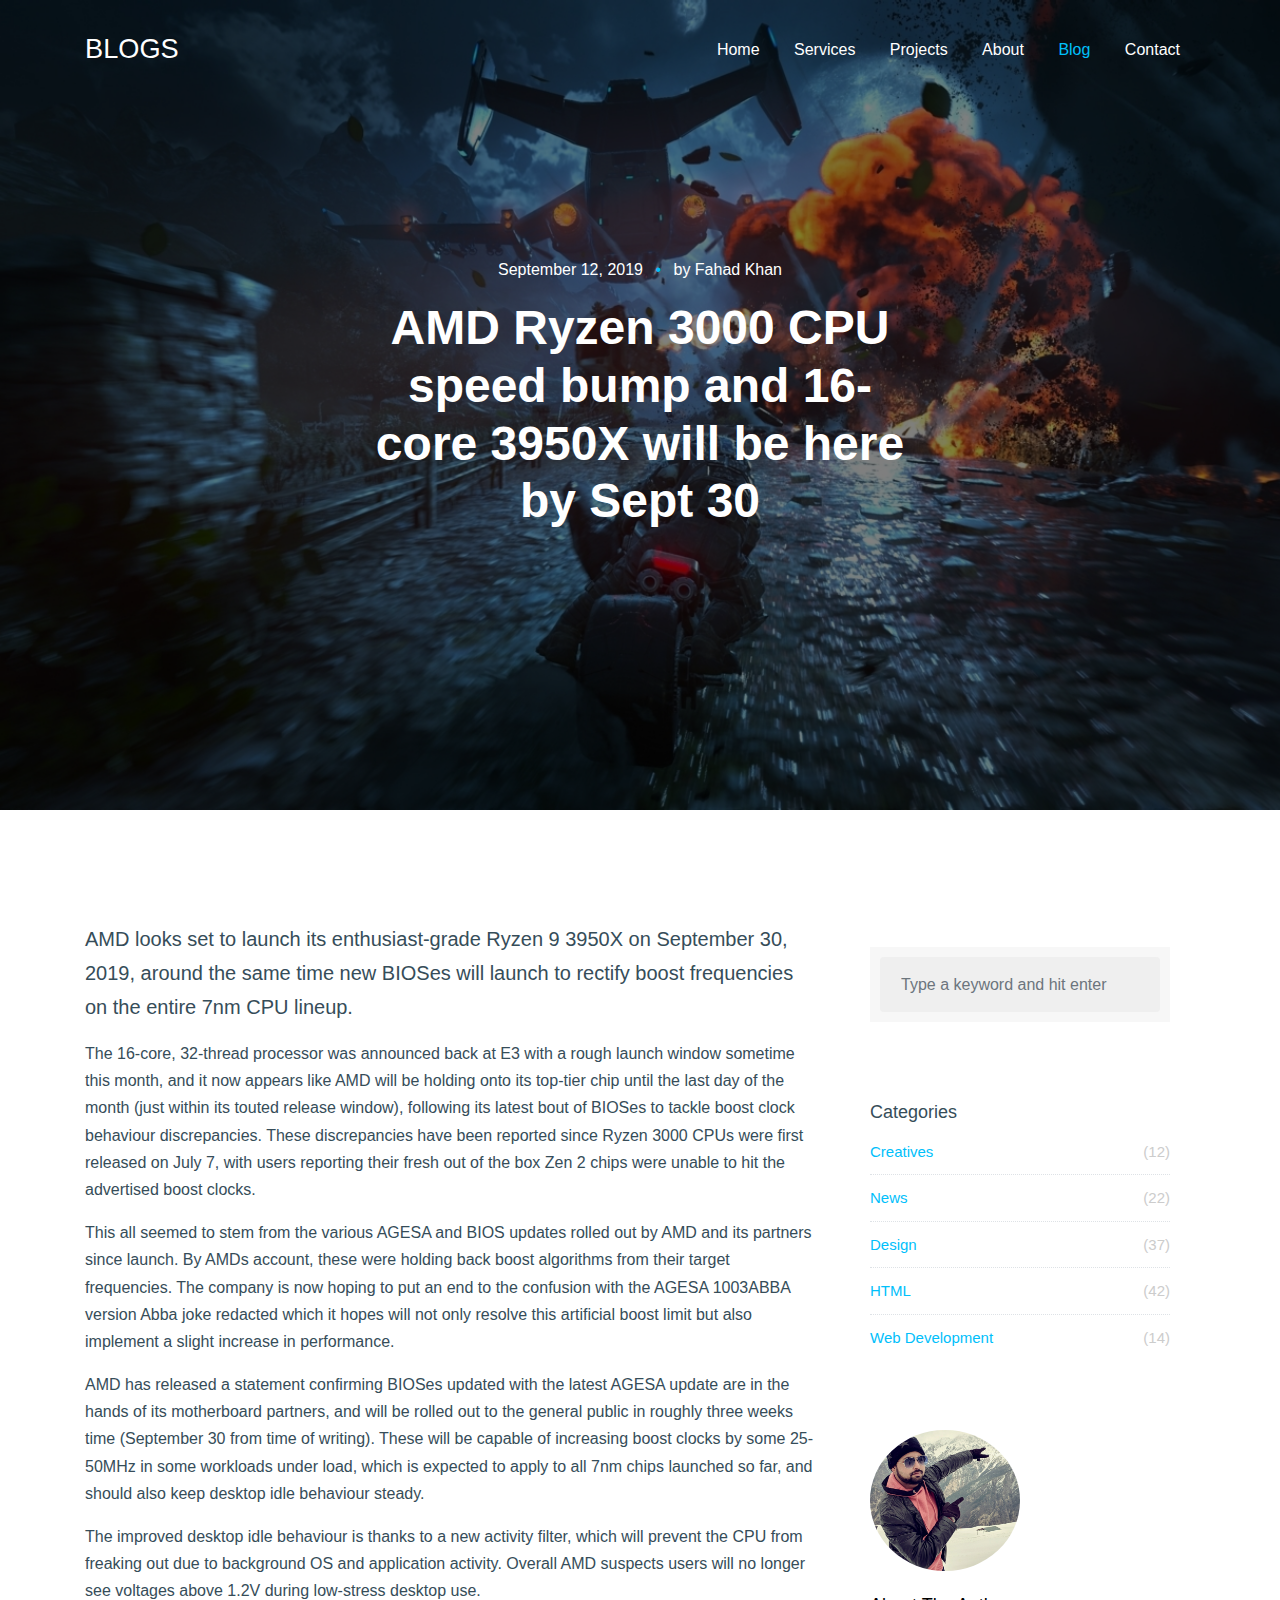
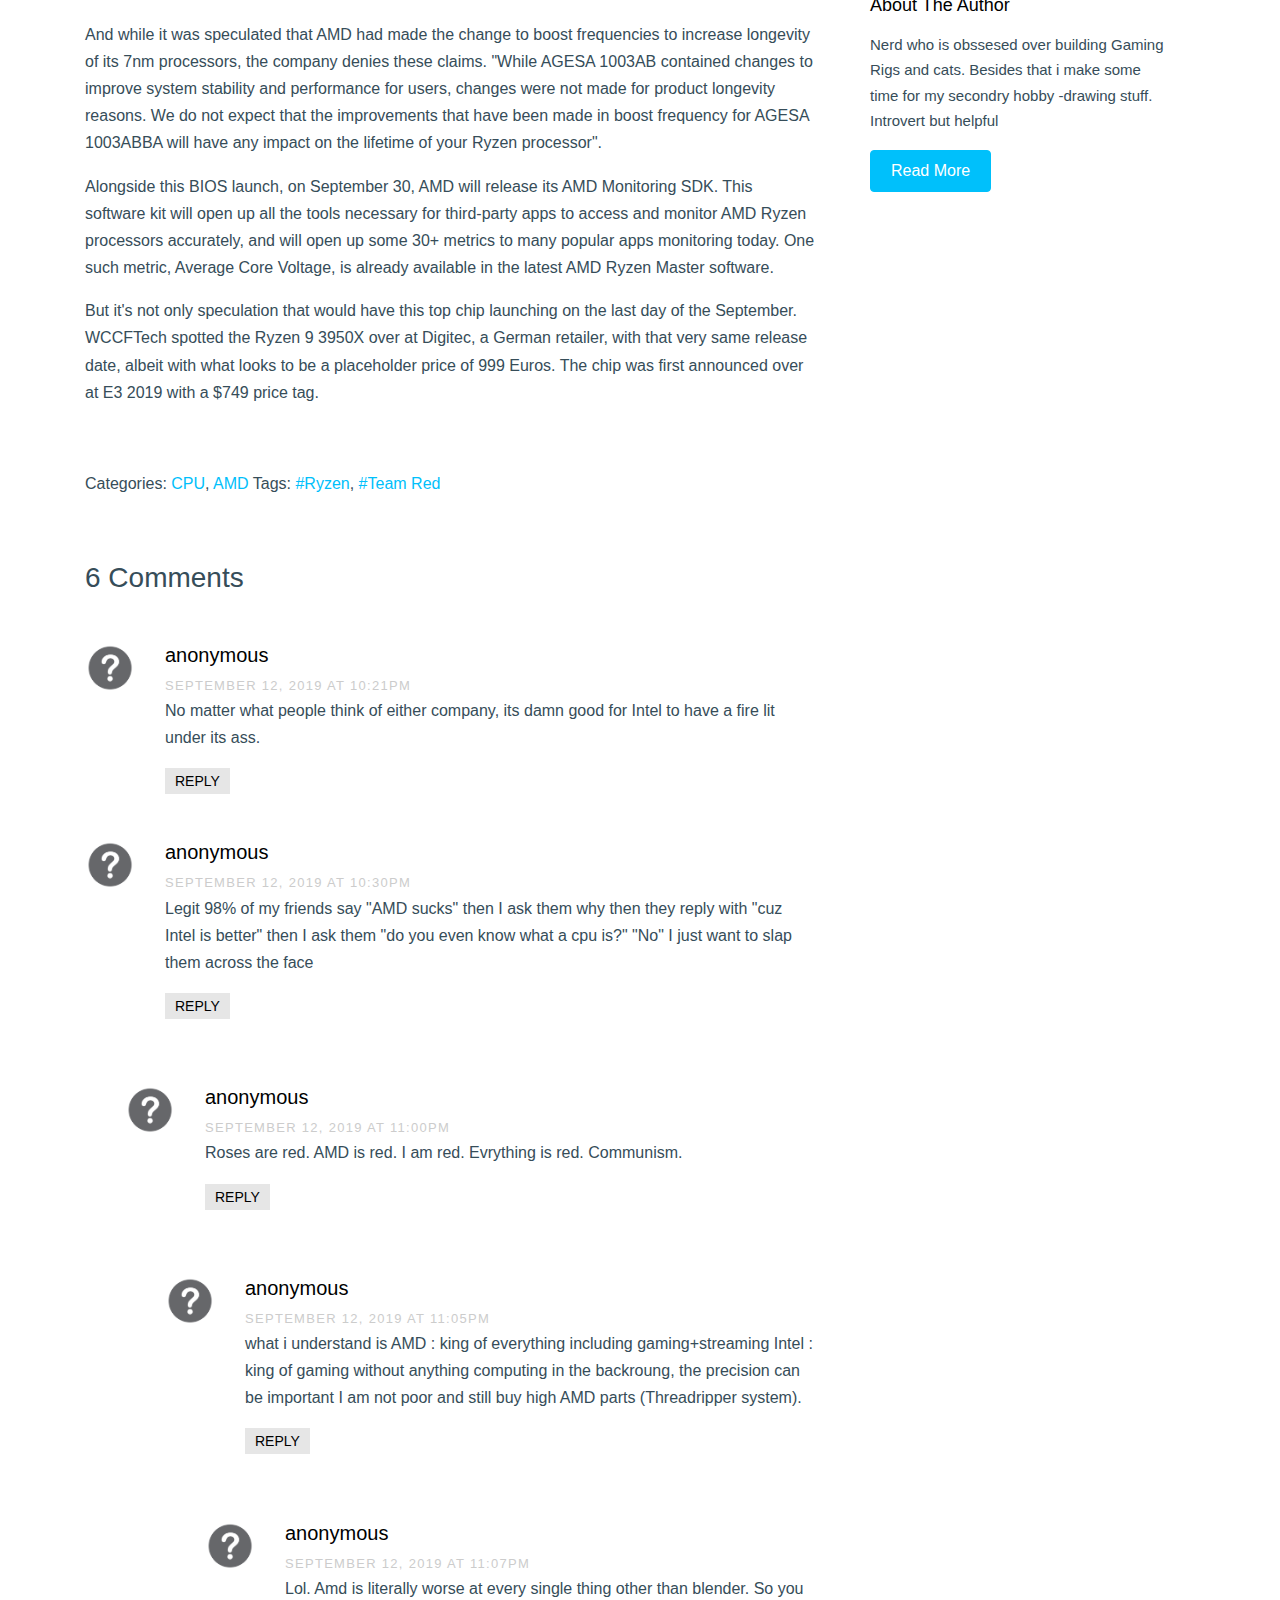
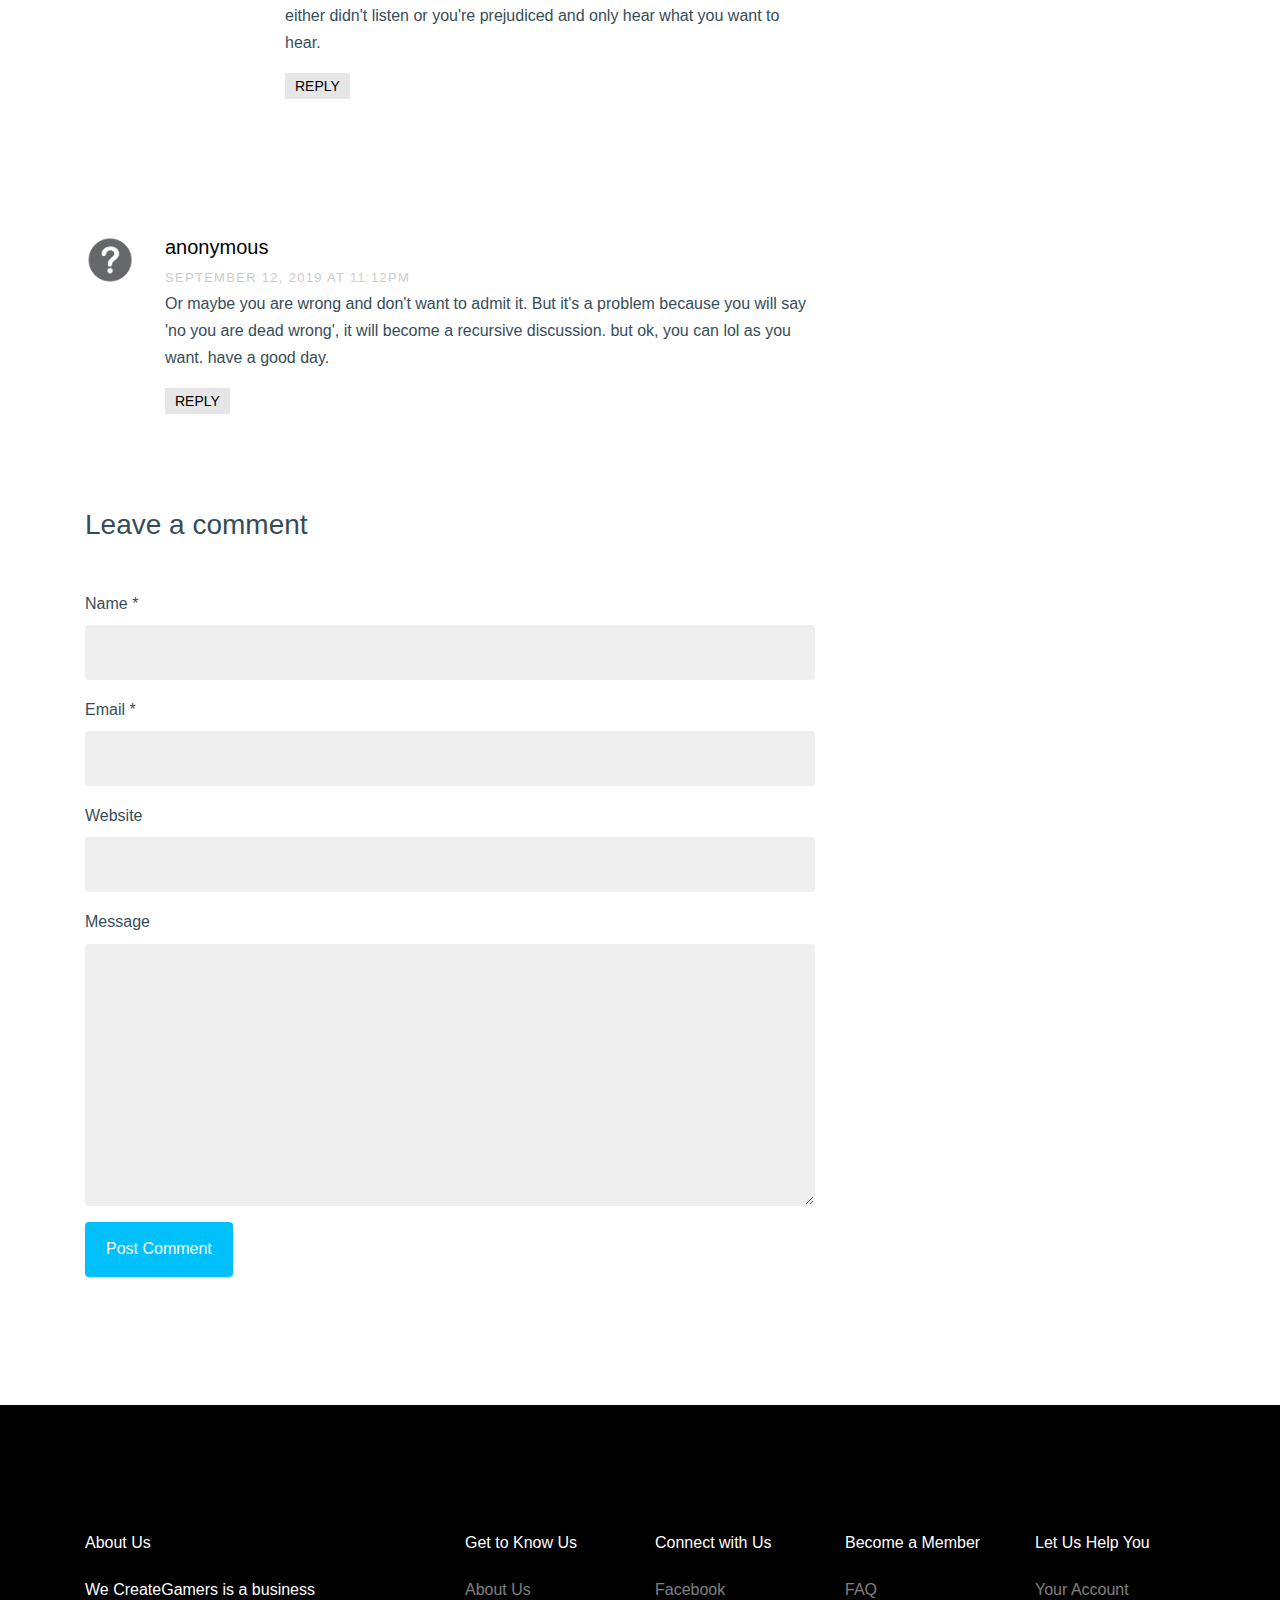
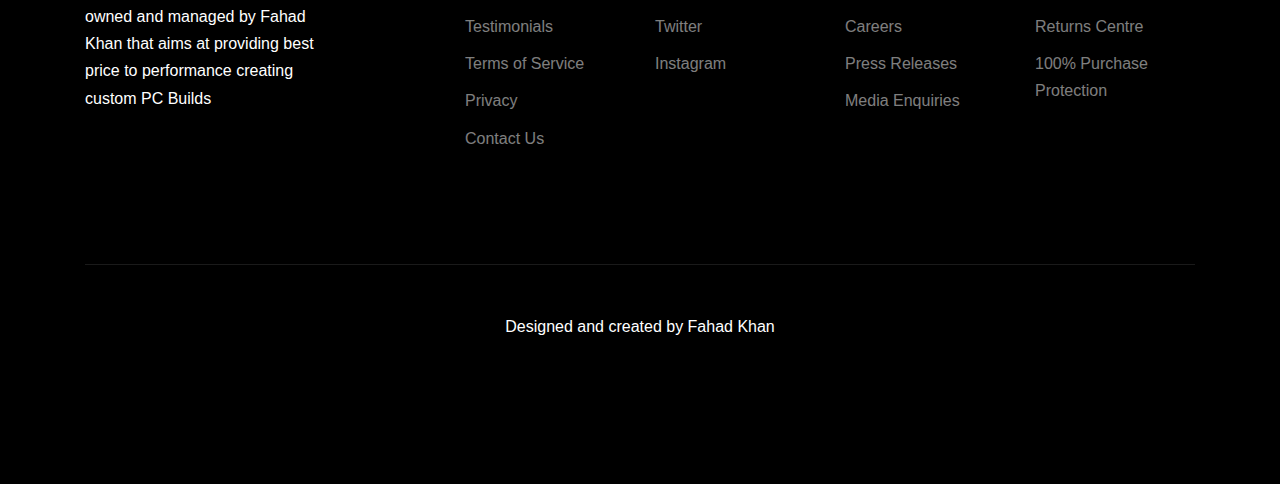
<file: single.html>
<!doctype html>
<html lang="en">

  <head>
    <title>AMD Ryzen 3000 CPU speed bump and 16-core 3950X will be here by Sept 30.</title>
    <meta charset="utf-8">
    <meta name="viewport" content="width=device-width, initial-scale=1, shrink-to-fit=no">

    <link href="https://fonts.googleapis.com/css?family=DM+Sans:300,400,700&display=swap" rel="stylesheet">

    <link rel="stylesheet" href="fonts/icomoon/style.css">

    <link rel="stylesheet" href="css/bootstrap.min.css">
    <link rel="stylesheet" href="css/bootstrap-datepicker.css">
    <link rel="stylesheet" href="css/jquery.fancybox.min.css">
    <link rel="stylesheet" href="css/owl.carousel.min.css">
    <link rel="stylesheet" href="css/owl.theme.default.min.css">
    <link rel="stylesheet" href="fonts/flaticon/font/flaticon.css">
    <link rel="stylesheet" href="css/aos.css">

    <!-- MAIN CSS -->
    <link rel="stylesheet" href="css/style.css">

  </head>

  <body data-spy="scroll" data-target=".site-navbar-target" data-offset="300">

    
    <div class="site-wrap" id="home-section">

      <div class="site-mobile-menu site-navbar-target">
        <div class="site-mobile-menu-header">
          <div class="site-mobile-menu-close mt-3">
            <span class="icon-close2 js-menu-toggle"></span>
          </div>
        </div>
        <div class="site-mobile-menu-body"></div>
      </div>



      <header class="site-navbar site-navbar-target" role="banner">

        <div class="container">
          <div class="row align-items-center position-relative">

            <div class="col-3 ">
              <div class="site-logo">
                <a href="index.html">Blogs</a>
              </div>
            </div>

            <div class="col-9  text-right">
              

              <span class="d-inline-block d-lg-none"><a href="#" class="text-white site-menu-toggle js-menu-toggle py-5 text-white"><span class="icon-menu h3 text-white"></span></a></span>

              

              <nav class="site-navigation text-right ml-auto d-none d-lg-block" role="navigation">
                <ul class="site-menu main-menu js-clone-nav ml-auto ">
                  <li><a href="index.html" class="nav-link">Home</a></li>
                  <li><a href="services.html" class="nav-link">Services</a></li>
                  <li><a href="projects.html" class="nav-link">Projects</a></li>
                  <li><a href="about.html" class="nav-link">About</a></li>
                  <li class="active"><a href="blog.html" class="nav-link">Blog</a></li>
                  <li><a href="contact.html" class="nav-link">Contact</a></li>
                </ul>
              </nav>
            </div>

            
          </div>
        </div>

      </header>

    <div class="ftco-blocks-cover-1">
      <div class="ftco-cover-1 innerpage overlay" style="background-image: url('images/Blog1.jpg')">
        <div class="container">
          <div class="row align-items-center justify-content-center">
            <div class="col-lg-6 text-center">
              <span class="d-block mb-3 text-white" data-aos="fade-up">September 12, 2019 <span class="mx-2 text-primary">&bullet;</span> by Fahad Khan</span>
                <h1 class="mb-4" data-aos="fade-up" data-aos-delay="100">AMD Ryzen 3000 CPU speed bump and 16-core 3950X will be here by Sept 30</h1>
            </div>
          </div>
        </div>
      </div>
    </div>


    <div class="site-section">
      <div class="container">
        <div class="row">
          <div class="col-md-8 blog-content">
            <p class="lead">AMD looks set to launch its enthusiast-grade Ryzen 9 3950X on September 30, 2019, around the same time new BIOSes will launch to rectify boost frequencies on the entire 7nm CPU lineup.</p>
            <p>The 16-core, 32-thread processor was announced back at E3 with a rough launch window sometime this month, and it now appears like AMD will be holding onto its top-tier chip until the last day of the month (just within its touted release window), following its latest bout of BIOSes to tackle boost clock behaviour discrepancies. These discrepancies have been reported since Ryzen 3000 CPUs were first released on July 7, with users reporting their fresh out of the box Zen 2 chips were unable to hit the advertised boost clocks.</p>

            <blockquote><p>This all seemed to stem from the various AGESA and BIOS updates rolled out by AMD and its partners since launch. By AMDs account, these were holding back boost algorithms from their target frequencies. The company is now hoping to put an end to the confusion with the AGESA 1003ABBA version Abba joke redacted which it hopes will not only resolve this artificial boost limit but also implement a slight increase in performance.</p></blockquote>

            <p>AMD has released a statement confirming BIOSes updated with the latest AGESA update are in the hands of its motherboard partners, and will be rolled out to the general public in roughly three weeks time (September 30 from time of writing). These will be capable of increasing boost clocks by some 25-50MHz in some workloads under load, which is expected to apply to all 7nm chips launched so far, and should also keep desktop idle behaviour steady.</p>

            <p>The improved desktop idle behaviour is thanks to a new activity filter, which will prevent the CPU from freaking out due to background OS and application activity. Overall AMD suspects users will no longer see voltages above 1.2V during low-stress desktop use.</p>
            <blockquote><p>And while it was speculated that AMD had made the change to boost frequencies to increase longevity of its 7nm processors, the company denies these claims. "While AGESA 1003AB contained changes to improve system stability and performance for users, changes were not made for product longevity reasons. We do not expect that the improvements that have been made in boost frequency for AGESA 1003ABBA will have any impact on the lifetime of your Ryzen processor".</p></blockquote>

            <p>Alongside this BIOS launch, on September 30, AMD will release its AMD Monitoring SDK. This software kit will open up all the tools necessary for third-party apps to access and monitor AMD Ryzen processors accurately, and will open up some 30+ metrics to many popular apps monitoring today. One such metric, Average Core Voltage, is already available in the latest AMD Ryzen Master software.</p>
            
            <p>But it's not only speculation that would have this top chip launching on the last day of the September. WCCFTech spotted the Ryzen 9 3950X over at Digitec, a German retailer, with that very same release date, albeit with what looks to be a placeholder price of 999 Euros. The chip was first announced over at E3 2019 with a $749 price tag.</p>


            <div class="pt-5">
              <p>Categories:  <a href="#">CPU</a>, <a href="#">AMD</a>  Tags: <a href="#">#Ryzen</a>, <a href="#">#Team Red</a></p>
            </div>


            <div class="pt-5">
              <h3 class="mb-5">6 Comments</h3>
              <ul class="comment-list">
                <li class="comment">
                  <div class="vcard bio">
                    <img src="images/person_8.jpg" alt="image not found">
                  </div>
                  <div class="comment-body">
                    <h3>anonymous</h3>
                    <div class="meta">September 12, 2019 at 10:21pm</div>
                    <p>No matter what people think of either company, its damn good for Intel to have a fire lit under its ass.</p>
                    <p><a href="#" class="reply">Reply</a></p>
                  </div>
                </li>

                <li class="comment">
                  <div class="vcard bio">
                    <img src="images/person_8.jpg" alt="Free Website Template by Free-Template.co">
                  </div>
                  <div class="comment-body">
                    <h3>anonymous</h3>
                    <div class="meta">September 12, 2019 at 10:30pm</div>
                    <p>Legit 98% of my friends say "AMD sucks" then I ask them why then they reply with "cuz Intel is better" then I ask them "do you even know what a cpu is?" "No" I just want to slap them across the face
</p>
                    <p><a href="#" class="reply">Reply</a></p>
                  </div>

                  <ul class="children">
                    <li class="comment">
                      <div class="vcard bio">
                        <img src="images/person_8.jpg" alt="Free Website Template by Free-Template.co">
                      </div>
                      <div class="comment-body">
                        <h3>anonymous</h3>
                        <div class="meta">September 12, 2019 at 11:00pm</div>
                        <p>Roses are red.
AMD is red.
I am red.
Evrything is red.
Communism.</p>
                        <p><a href="#" class="reply">Reply</a></p>
                      </div>


                      <ul class="children">
                        <li class="comment">
                          <div class="vcard bio">
                            <img src="images/person_8.jpg" alt="Free Website Template by Free-Template.co">
                          </div>
                          <div class="comment-body">
                            <h3>anonymous</h3>
                            <div class="meta">September 12, 2019 at 11:05pm</div>
                            <p>what i understand is
AMD : king of everything including gaming+streaming
Intel : king of gaming without anything computing in the backroung, the precision can be important
I am not poor and still buy high AMD parts (Threadripper system).</p>
                            <p><a href="#" class="reply">Reply</a></p>
                          </div>

                            <ul class="children">
                              <li class="comment">
                                <div class="vcard bio">
                                  <img src="images/person_8.jpg" alt="Free Website Template by Free-Template.co">
                                </div>
                                <div class="comment-body">
                                  <h3>anonymous</h3>
                                  <div class="meta">September 12, 2019 at 11:07pm</div>
                                  <p>Lol. Amd is literally worse at every single thing other than blender.

So you either didn't listen or you're prejudiced and only hear what you want to hear.</p>
                                  <p><a href="#" class="reply">Reply</a></p>
                                </div>
                              </li>
                            </ul>
                        </li>
                      </ul>
                    </li>
                  </ul>
                </li>

                <li class="comment">
                  <div class="vcard bio">
                    <img src="images/person_8.jpg" alt="Free Website Template by Free-Template.co">
                  </div>
                  <div class="comment-body">
                    <h3>anonymous</h3>
                    <div class="meta">September 12, 2019 at 11:12pm</div>
                    <p>Or maybe you are wrong and don't want to admit it. But it's a problem because you will say 'no you are dead wrong', it will become a recursive discussion. but ok, you can lol as you want. have a good day.</p>
                    <p><a href="#" class="reply">Reply</a></p>
                  </div>
                </li>
              </ul>
              <!-- END comment-list -->
              
              <div class="comment-form-wrap pt-5">
                <h3 class="mb-5">Leave a comment</h3>
                <form action="#" class="">
                  <div class="form-group">
                    <label for="name">Name *</label>
                    <input type="text" class="form-control" id="name">
                  </div>
                  <div class="form-group">
                    <label for="email">Email *</label>
                    <input type="email" class="form-control" id="email">
                  </div>
                  <div class="form-group">
                    <label for="website">Website</label>
                    <input type="url" class="form-control" id="website">
                  </div>

                  <div class="form-group">
                    <label for="message">Message</label>
                    <textarea name="" id="message" cols="30" rows="10" class="form-control"></textarea>
                  </div>
                  <div class="form-group">
                    <input type="submit" value="Post Comment" class="btn btn-primary btn-md text-white">
                  </div>

                </form>
              </div>
            </div>

          </div>
          <div class="col-md-4 sidebar">
            <div class="sidebar-box">
              <form action="#" class="search-form">
                <div class="form-group">
                  <span class="icon fa fa-search"></span>
                  <input type="text" class="form-control" placeholder="Type a keyword and hit enter">
                </div>
              </form>
            </div>
            <div class="sidebar-box">
              <div class="categories">
                <h3>Categories</h3>
                <li><a href="#">Creatives <span>(12)</span></a></li>
                <li><a href="#">News <span>(22)</span></a></li>
                <li><a href="#">Design <span>(37)</span></a></li>
                <li><a href="#">HTML <span>(42)</span></a></li>
                <li><a href="#">Web Development <span>(14)</span></a></li>
              </div>
            </div>
            <div class="sidebar-box">
              <img src="images/fahad.jpg" alt="image not found" class="img-fluid mb-4 w-50 rounded-circle">
              <h3 class="text-black">About The Author</h3>
              <p>Nerd who is obssesed over building Gaming Rigs and cats. Besides that i make some time for my secondry hobby -drawing stuff.</br> Introvert but helpful </p>
              <p><a href="#" class="btn btn-primary btn-md text-white">Read More</a></p>
            </div>

            <div class="sidebar-box">
              </div>
          </div>
        </div>
      </div>
    </div>

    

    <footer class="site-footer">
      <div class="container">
        <div class="row">
          <div class="col-lg-3">
            <h2 class="footer-heading mb-4">About Us</h2>
                <p>We CreateGamers is a business owned and managed by Fahad Khan that aims at providing best price to performance creating custom PC Builds</p>
          </div>
          <div class="col-lg-8 ml-auto">
            <div class="row">
              <div class="col-lg-3">
             <h2 class="footer-heading mb-4">Get to Know Us</h2>
                <ul class="list-unstyled">
                  <li><a href="#">About Us</a></li>
                  <li><a href="#">Testimonials</a></li>
                  <li><a href="#">Terms of Service</a></li>
                  <li><a href="#">Privacy</a></li>
                  <li><a href="#">Contact Us</a></li>
                </ul>
              </div>
              <div class="col-lg-3">
                <h2 class="footer-heading mb-4">Connect with Us</h2>
                <ul class="list-unstyled">
                  <li><a href="#">Facebook</a></li>
                  <li><a href="#">Twitter</a></li>
                  <li><a href="#">Instagram</a></li>
                </ul>
              </div>
              <div class="col-lg-3">
                <h2 class="footer-heading mb-4">Become a Member</h2>
                <ul class="list-unstyled">
                  <li><a href="#">FAQ</a></li>
                  <li><a href="#">Careers</a></li>
                  <li><a href="#">Press Releases</a></li>
                 
                  <li><a href="#">Media Enquiries</a></li>
                  
                </ul>
              </div>
              <div class="col-lg-3">
                <h2 class="footer-heading mb-4">Let Us Help You</h2>
                <ul class="list-unstyled">
                  <li><a href="#">Your Account</a></li>
                  <li><a href="#">Returns Centre</a></li>
                  <li><a href="#">100% Purchase Protection</a></li>
                  
                </ul>
              </div>
            </div>
          </div>
        </div>
        <div class="row pt-5 mt-5 text-center">
          <div class="col-md-12">
            <div class="border-top pt-5">
              <p>
            
            <a>Designed and created by Fahad Khan</a>            </p>
            </div>
          </div>

        </div>
      </div>
    </footer>

    </div>

    <script src="js/jquery-3.3.1.min.js"></script>
    <script src="js/popper.min.js"></script>
    <script src="js/bootstrap.min.js"></script>
    <script src="js/owl.carousel.min.js"></script>
    <script src="js/jquery.sticky.js"></script>
    <script src="js/jquery.waypoints.min.js"></script>
    <script src="js/jquery.animateNumber.min.js"></script>
    <script src="js/jquery.fancybox.min.js"></script>
    <script src="js/jquery.easing.1.3.js"></script>
    <script src="js/bootstrap-datepicker.min.js"></script>
    <script src="js/aos.js"></script>

    <script src="js/main.js"></script>

  </body>

</html>
</file>
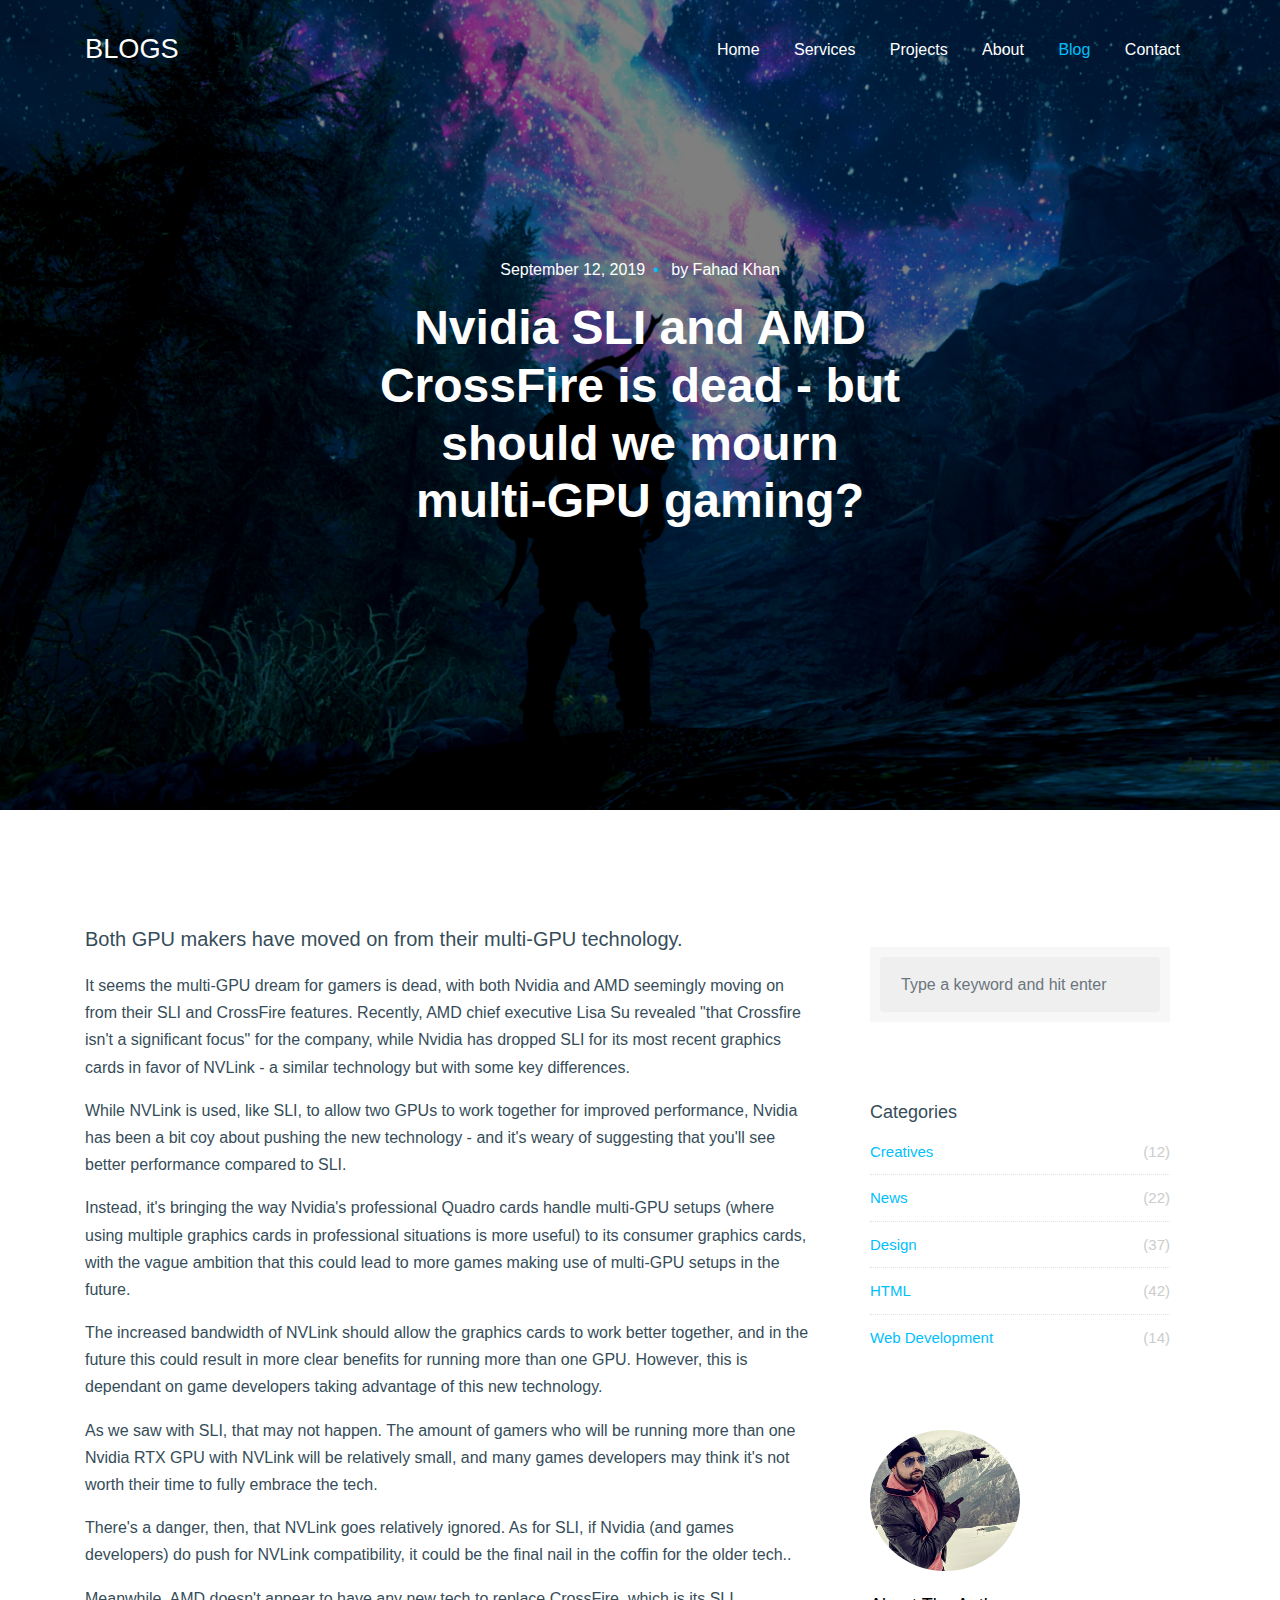
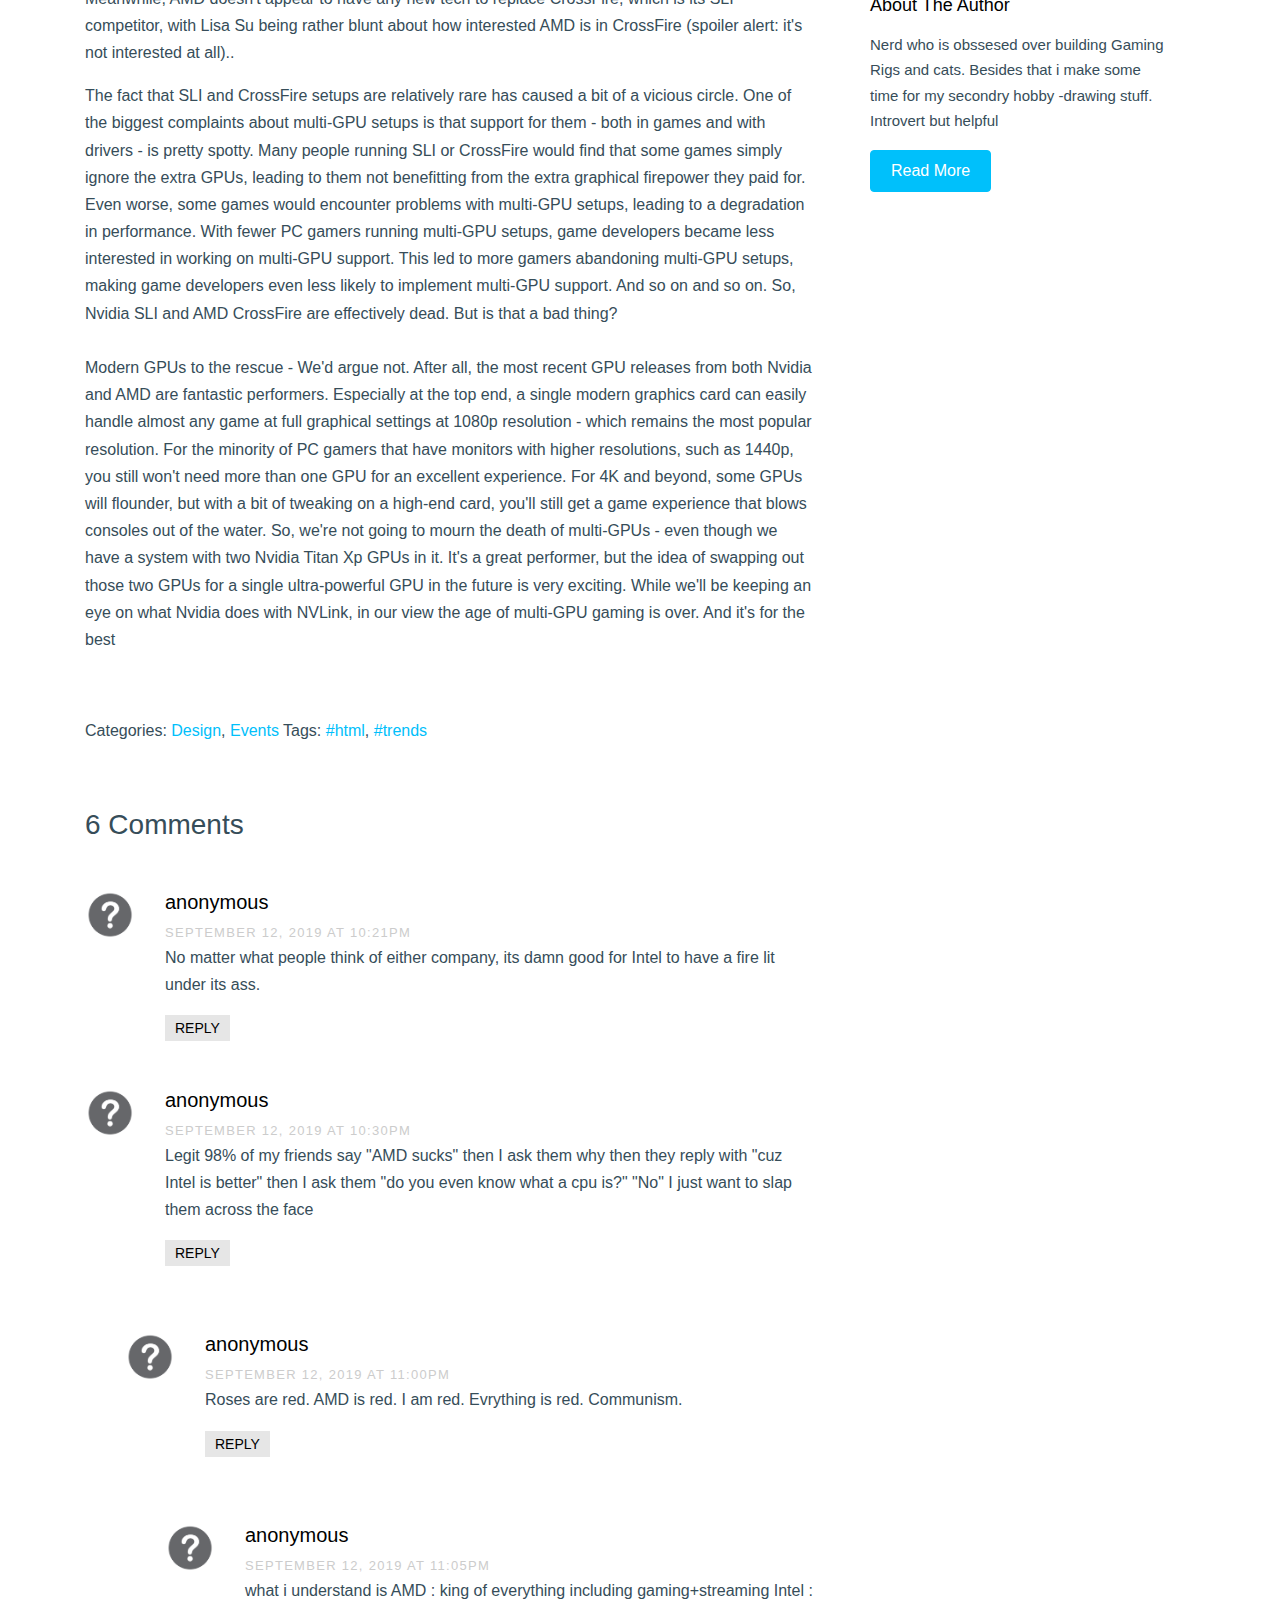
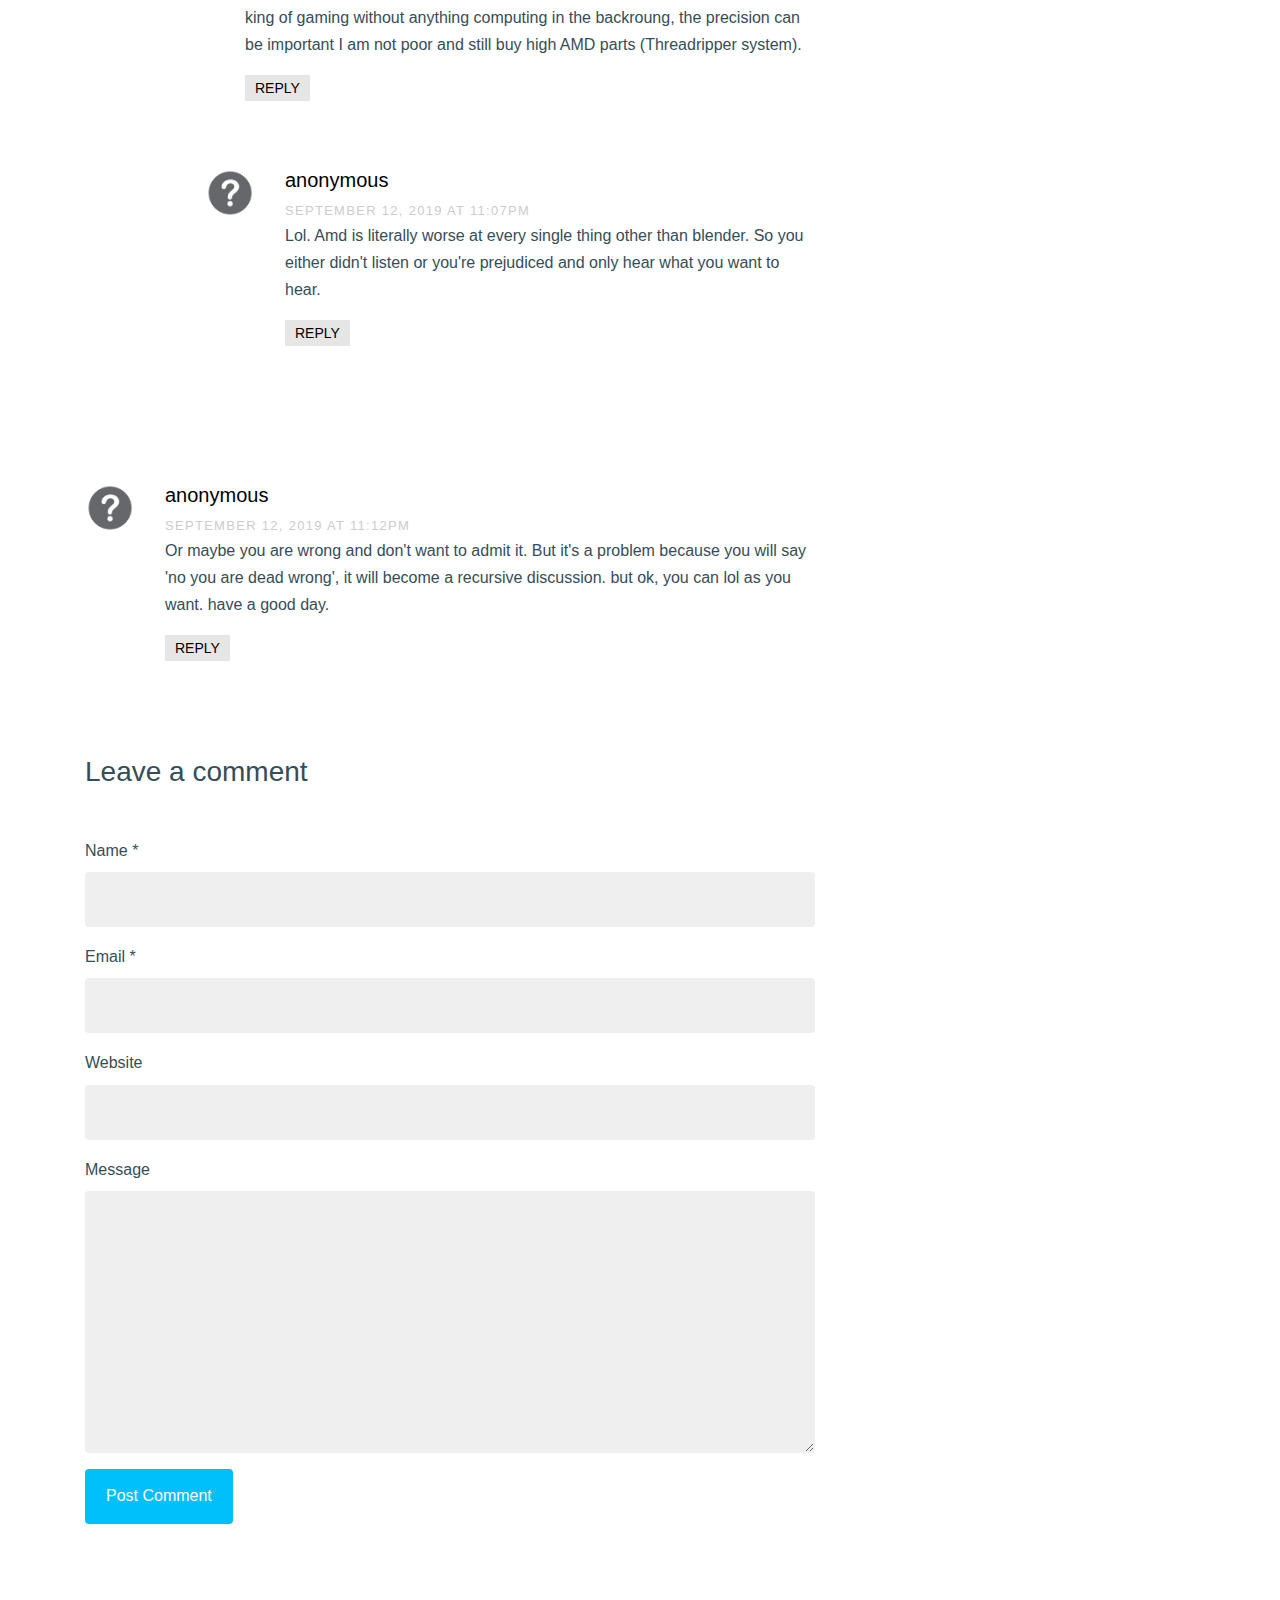
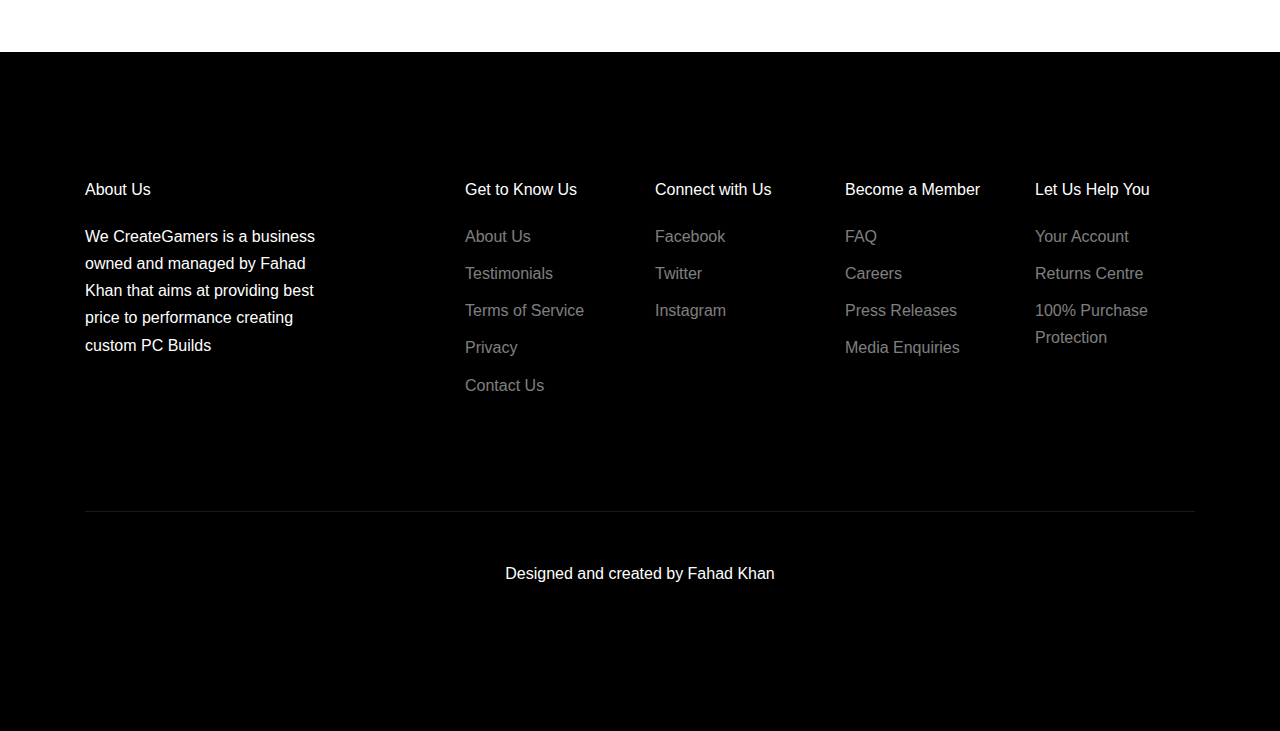
<file: single2.html>
<!doctype html>
<html lang="en">

  <head>
    <title>Nvidia SLI and AMD CrossFire is dead � but should we mourn multi-GPU gaming?</title>
    <meta charset="utf-8">
    <meta name="viewport" content="width=device-width, initial-scale=1, shrink-to-fit=no">

    <link href="https://fonts.googleapis.com/css?family=DM+Sans:300,400,700&display=swap" rel="stylesheet">

    <link rel="stylesheet" href="fonts/icomoon/style.css">

    <link rel="stylesheet" href="css/bootstrap.min.css">
    <link rel="stylesheet" href="css/bootstrap-datepicker.css">
    <link rel="stylesheet" href="css/jquery.fancybox.min.css">
    <link rel="stylesheet" href="css/owl.carousel.min.css">
    <link rel="stylesheet" href="css/owl.theme.default.min.css">
    <link rel="stylesheet" href="fonts/flaticon/font/flaticon.css">
    <link rel="stylesheet" href="css/aos.css">

    <!-- MAIN CSS -->
    <link rel="stylesheet" href="css/style.css">

  </head>

  <body data-spy="scroll" data-target=".site-navbar-target" data-offset="300">

    
    <div class="site-wrap" id="home-section">

      <div class="site-mobile-menu site-navbar-target">
        <div class="site-mobile-menu-header">
          <div class="site-mobile-menu-close mt-3">
            <span class="icon-close2 js-menu-toggle"></span>
          </div>
        </div>
        <div class="site-mobile-menu-body"></div>
      </div>



      <header class="site-navbar site-navbar-target" role="banner">

        <div class="container">
          <div class="row align-items-center position-relative">

            <div class="col-3 ">
              <div class="site-logo">
                <a href="index.html">Blogs</a>
              </div>
            </div>

            <div class="col-9  text-right">
              

              <span class="d-inline-block d-lg-none"><a href="#" class="text-white site-menu-toggle js-menu-toggle py-5 text-white"><span class="icon-menu h3 text-white"></span></a></span>

              

              <nav class="site-navigation text-right ml-auto d-none d-lg-block" role="navigation">
                <ul class="site-menu main-menu js-clone-nav ml-auto ">
                  <li><a href="index.html" class="nav-link">Home</a></li>
                  <li><a href="services.html" class="nav-link">Services</a></li>
                  <li><a href="projects.html" class="nav-link">Projects</a></li>
                  <li><a href="about.html" class="nav-link">About</a></li>
                  <li class="active"><a href="blog.html" class="nav-link">Blog</a></li>
                  <li><a href="contact.html" class="nav-link">Contact</a></li>
                </ul>
              </nav>
            </div>

            
          </div>
        </div>

      </header>

    <div class="ftco-blocks-cover-1">
      <div class="ftco-cover-1 innerpage overlay" style="background-image: url('images/Blog2.jpg')">
        <div class="container">
          <div class="row align-items-center justify-content-center">
            <div class="col-lg-6 text-center">
              <span class="d-block mb-3 text-white" data-aos="fade-up">September 12, 2019<span class="mx-2 text-primary">&bullet;</span> by Fahad Khan</span>
                <h1 class="mb-4" data-aos="fade-up" data-aos-delay="100">Nvidia SLI and AMD CrossFire is dead - but should we mourn multi-GPU gaming?</h1>
            </div>
          </div>
        </div>
      </div>
    </div>


    <div class="site-section">
      <div class="container">
        <div class="row">
          <div class="col-md-8 blog-content">
            <p class="lead">Both GPU makers have moved on from their multi-GPU technology.</p>
            <p>It seems the multi-GPU dream for gamers is dead, with both Nvidia and AMD seemingly moving on from their SLI and CrossFire features. Recently, AMD chief executive Lisa Su revealed  "that Crossfire isn't a significant focus" for the company, while Nvidia has dropped SLI for its most recent graphics cards in favor of NVLink - a similar technology but with some key differences.</p>

            <blockquote><p>While NVLink is used, like SLI, to allow two GPUs to work together for improved performance, Nvidia has been a bit coy about pushing the new technology - and it's weary of suggesting that you'll see better performance compared to SLI.</p></blockquote>

            <p>Instead, it's bringing the way Nvidia's professional Quadro cards handle multi-GPU setups (where using multiple graphics cards in professional situations is more useful) to its consumer graphics cards, with the vague ambition that this could lead to more games making use of multi-GPU setups in the future.</p>

            <p>The increased bandwidth of NVLink should allow the graphics cards to work better together, and in the future this could result in more clear benefits for running more than one GPU. However, this is dependant on game developers taking advantage of this new technology.</p>

            <p>As we saw with SLI, that may not happen. The amount of gamers who will be running more than one Nvidia RTX GPU with NVLink will be relatively small, and many games developers may think it's not worth their time to fully embrace the tech.</p>

            <blockquote><p>There's a danger, then, that NVLink goes relatively ignored. As for SLI, if Nvidia (and games developers) do push for NVLink compatibility, it could be the final nail in the coffin for the older tech..</p></blockquote>

            <p>Meanwhile, AMD doesn't appear to have any new tech to replace CrossFire, which is its SLI competitor, with Lisa Su being rather blunt about how interested AMD is in CrossFire (spoiler alert: it's not interested at all)..</p>
            
            <p>The fact that SLI and CrossFire setups are relatively rare has caused a bit of a vicious circle. One of the biggest complaints about multi-GPU setups is that support for them - both in games and with drivers - is pretty spotty. Many people running SLI or CrossFire would find that some games simply ignore the extra GPUs, leading to them not benefitting from the extra graphical firepower they paid for.

Even worse, some games would encounter problems with multi-GPU setups, leading to a degradation in performance.

With fewer PC gamers running multi-GPU setups, game developers became less interested in working on multi-GPU support. This led to more gamers abandoning multi-GPU setups, making game developers even less likely to implement multi-GPU support. And so on and so on.

So, Nvidia SLI and AMD CrossFire are effectively dead. But is that a bad thing?</br></br>
Modern GPUs to the rescue - 


We'd argue not. After all, the most recent GPU releases from both Nvidia and AMD are fantastic performers. Especially at the top end, a single modern graphics card can easily handle almost any game at full graphical settings at 1080p resolution - which remains the most popular resolution.

For the minority of PC gamers that have monitors with higher resolutions, such as 1440p, you still won't need more than one GPU for an excellent experience. For 4K and beyond, some GPUs will flounder, but with a bit of tweaking on a high-end card, you'll still get a game experience that blows consoles out of the water.

So, we're not going to mourn the death of multi-GPUs - even though we have a system with two Nvidia Titan Xp GPUs in it. It's a great performer, but the idea of swapping out those two GPUs for a single ultra-powerful GPU in the future is very exciting. While we'll be keeping an eye on what Nvidia does with NVLink, in our view the age of multi-GPU gaming is over. And it's for the best</p>


            <div class="pt-5">
              <p>Categories:  <a href="#">Design</a>, <a href="#">Events</a>  Tags: <a href="#">#html</a>, <a href="#">#trends</a></p>
            </div>


            <div class="pt-5">
              
              <h3 class="mb-5">6 Comments</h3>
              <ul class="comment-list">
                <li class="comment">
                  <div class="vcard bio">
                    <img src="images/person_8.jpg" alt="image not found">
                  </div>
                  <div class="comment-body">
                    <h3>anonymous</h3>
                    <div class="meta">September 12, 2019 at 10:21pm</div>
                    <p>No matter what people think of either company, its damn good for Intel to have a fire lit under its ass.</p>
                    <p><a href="#" class="reply">Reply</a></p>
                  </div>
                </li>

                <li class="comment">
                  <div class="vcard bio">
                    <img src="images/person_8.jpg" alt="Free Website Template by Free-Template.co">
                  </div>
                  <div class="comment-body">
                    <h3>anonymous</h3>
                    <div class="meta">September 12, 2019 at 10:30pm</div>
                    <p>Legit 98% of my friends say "AMD sucks" then I ask them why then they reply with "cuz Intel is better" then I ask them "do you even know what a cpu is?" "No" I just want to slap them across the face
</p>
                    <p><a href="#" class="reply">Reply</a></p>
                  </div>

                  <ul class="children">
                    <li class="comment">
                      <div class="vcard bio">
                        <img src="images/person_8.jpg" alt="Free Website Template by Free-Template.co">
                      </div>
                      <div class="comment-body">
                        <h3>anonymous</h3>
                        <div class="meta">September 12, 2019 at 11:00pm</div>
                        <p>Roses are red.
AMD is red.
I am red.
Evrything is red.
Communism.</p>
                        <p><a href="#" class="reply">Reply</a></p>
                      </div>


                      <ul class="children">
                        <li class="comment">
                          <div class="vcard bio">
                            <img src="images/person_8.jpg" alt="Free Website Template by Free-Template.co">
                          </div>
                          <div class="comment-body">
                            <h3>anonymous</h3>
                            <div class="meta">September 12, 2019 at 11:05pm</div>
                            <p>what i understand is
AMD : king of everything including gaming+streaming
Intel : king of gaming without anything computing in the backroung, the precision can be important
I am not poor and still buy high AMD parts (Threadripper system).</p>
                            <p><a href="#" class="reply">Reply</a></p>
                          </div>

                            <ul class="children">
                              <li class="comment">
                                <div class="vcard bio">
                                  <img src="images/person_8.jpg" alt="Free Website Template by Free-Template.co">
                                </div>
                                <div class="comment-body">
                                  <h3>anonymous</h3>
                                  <div class="meta">September 12, 2019 at 11:07pm</div>
                                  <p>Lol. Amd is literally worse at every single thing other than blender.

So you either didn't listen or you're prejudiced and only hear what you want to hear.</p>
                                  <p><a href="#" class="reply">Reply</a></p>
                                </div>
                              </li>
                            </ul>
                        </li>
                      </ul>
                    </li>
                  </ul>
                </li>

                <li class="comment">
                  <div class="vcard bio">
                    <img src="images/person_8.jpg" alt="Free Website Template by Free-Template.co">
                  </div>
                  <div class="comment-body">
                    <h3>anonymous</h3>
                    <div class="meta">September 12, 2019 at 11:12pm</div>
                    <p>Or maybe you are wrong and don't want to admit it. But it's a problem because you will say 'no you are dead wrong', it will become a recursive discussion. but ok, you can lol as you want. have a good day.</p>
                    <p><a href="#" class="reply">Reply</a></p>
                  </div>
                </li>
              </ul>
              <!-- END comment-list -->
              
              <div class="comment-form-wrap pt-5">
                <h3 class="mb-5">Leave a comment</h3>
                <form action="#" class="">
                  <div class="form-group">
                    <label for="name">Name *</label>
                    <input type="text" class="form-control" id="name">
                  </div>
                  <div class="form-group">
                    <label for="email">Email *</label>
                    <input type="email" class="form-control" id="email">
                  </div>
                  <div class="form-group">
                    <label for="website">Website</label>
                    <input type="url" class="form-control" id="website">
                  </div>

                  <div class="form-group">
                    <label for="message">Message</label>
                    <textarea name="" id="message" cols="30" rows="10" class="form-control"></textarea>
                  </div>
                  <div class="form-group">
                    <input type="submit" value="Post Comment" class="btn btn-primary btn-md text-white">
                  </div>

                </form>
              </div>
            </div>

          </div>
          <div class="col-md-4 sidebar">
            <div class="sidebar-box">
              <form action="#" class="search-form">
                <div class="form-group">
                  <span class="icon fa fa-search"></span>
                  <input type="text" class="form-control" placeholder="Type a keyword and hit enter">
                </div>
              </form>
            </div>
            <div class="sidebar-box">
              <div class="categories">
                <h3>Categories</h3>
                <li><a href="#">Creatives <span>(12)</span></a></li>
                <li><a href="#">News <span>(22)</span></a></li>
                <li><a href="#">Design <span>(37)</span></a></li>
                <li><a href="#">HTML <span>(42)</span></a></li>
                <li><a href="#">Web Development <span>(14)</span></a></li>
              </div>
            </div>
            <div class="sidebar-box">
              <img src="images/fahad.jpg" alt="image not found" class="img-fluid mb-4 w-50 rounded-circle">
              <h3 class="text-black">About The Author</h3>
              <p>Nerd who is obssesed over building Gaming Rigs and cats. Besides that i make some time for my secondry hobby -drawing stuff.</br> Introvert but helpful </p>
              <p><a href="#" class="btn btn-primary btn-md text-white">Read More</a></p>
            </div>


            <div class="sidebar-box">
                          </div>
          </div>
        </div>
      </div>
    </div>

    

    <footer class="site-footer">
      <div class="container">
        <div class="row">
          <div class="col-lg-3">
            <h2 class="footer-heading mb-4">About Us</h2>
                <p>We CreateGamers is a business owned and managed by Fahad Khan that aims at providing best price to performance creating custom PC Builds</p>

          </div>
          <div class="col-lg-8 ml-auto">
            <div class="row">
              <div class="col-lg-3">
                 <h2 class="footer-heading mb-4">Get to Know Us</h2>
                <ul class="list-unstyled">
                  <li><a href="#">About Us</a></li>
                  <li><a href="#">Testimonials</a></li>
                  <li><a href="#">Terms of Service</a></li>
                  <li><a href="#">Privacy</a></li>
                  <li><a href="#">Contact Us</a></li>
                </ul>
              </div>
              <div class="col-lg-3">
                <h2 class="footer-heading mb-4">Connect with Us</h2>
                <ul class="list-unstyled">
                  <li><a href="#">Facebook</a></li>
                  <li><a href="#">Twitter</a></li>
                  <li><a href="#">Instagram</a></li>
                </ul>
              </div>
              <div class="col-lg-3">
                <h2 class="footer-heading mb-4">Become a Member</h2>
                <ul class="list-unstyled">
                  <li><a href="#">FAQ</a></li>
                  <li><a href="#">Careers</a></li>
                  <li><a href="#">Press Releases</a></li>
                 
                  <li><a href="#">Media Enquiries</a></li>
                  
                </ul>
              </div>
              <div class="col-lg-3">
                <h2 class="footer-heading mb-4">Let Us Help You</h2>
                <ul class="list-unstyled">
                  <li><a href="#">Your Account</a></li>
                  <li><a href="#">Returns Centre</a></li>
                  <li><a href="#">100% Purchase Protection</a></li>
                  
                </ul>
              </div>
            </div>
          </div>
        </div>
        <div class="row pt-5 mt-5 text-center">
          <div class="col-md-12">
            <div class="border-top pt-5">
              <p>
            
            <a>Designed and created by Fahad Khan</a>            
            </p>
            </div>
          </div>

        </div>
      </div>
    </footer>

    </div>

    <script src="js/jquery-3.3.1.min.js"></script>
    <script src="js/popper.min.js"></script>
    <script src="js/bootstrap.min.js"></script>
    <script src="js/owl.carousel.min.js"></script>
    <script src="js/jquery.sticky.js"></script>
    <script src="js/jquery.waypoints.min.js"></script>
    <script src="js/jquery.animateNumber.min.js"></script>
    <script src="js/jquery.fancybox.min.js"></script>
    <script src="js/jquery.easing.1.3.js"></script>
    <script src="js/bootstrap-datepicker.min.js"></script>
    <script src="js/aos.js"></script>

    <script src="js/main.js"></script>

  </body>

</html>
</file>
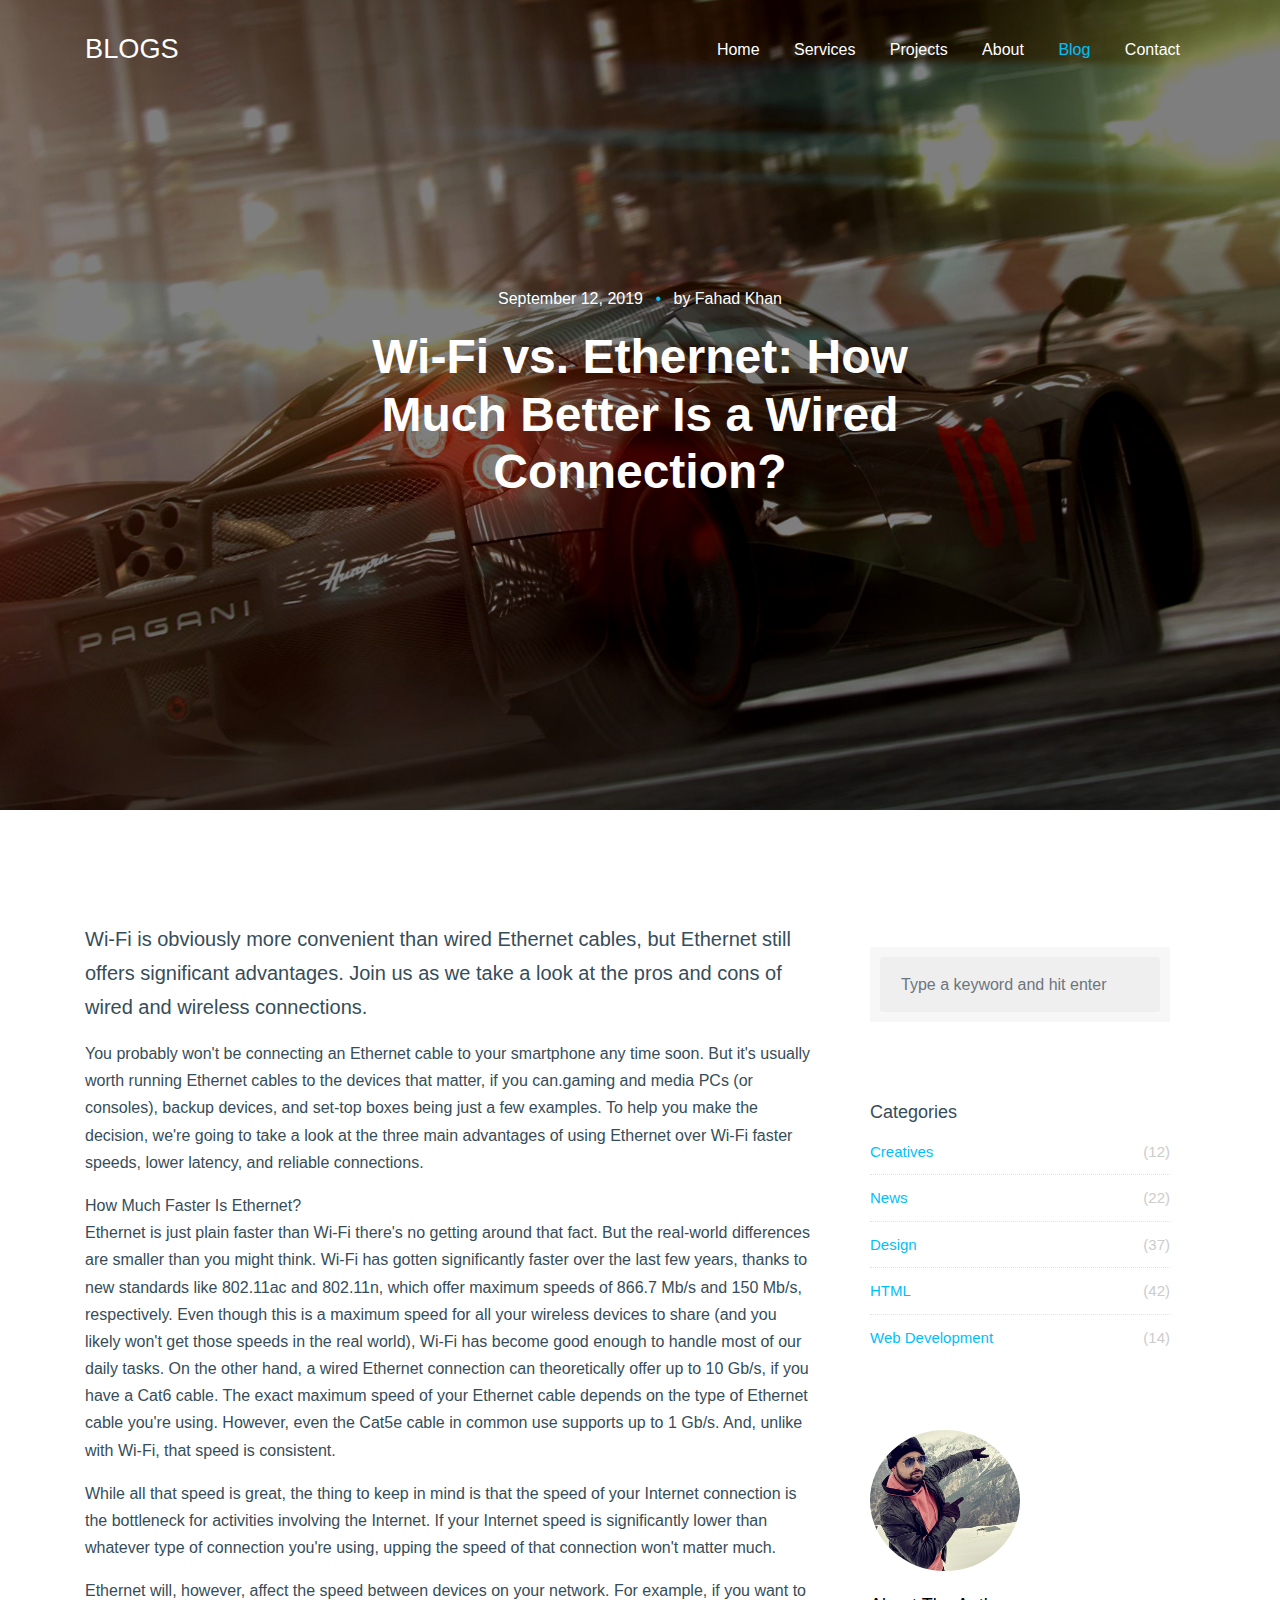
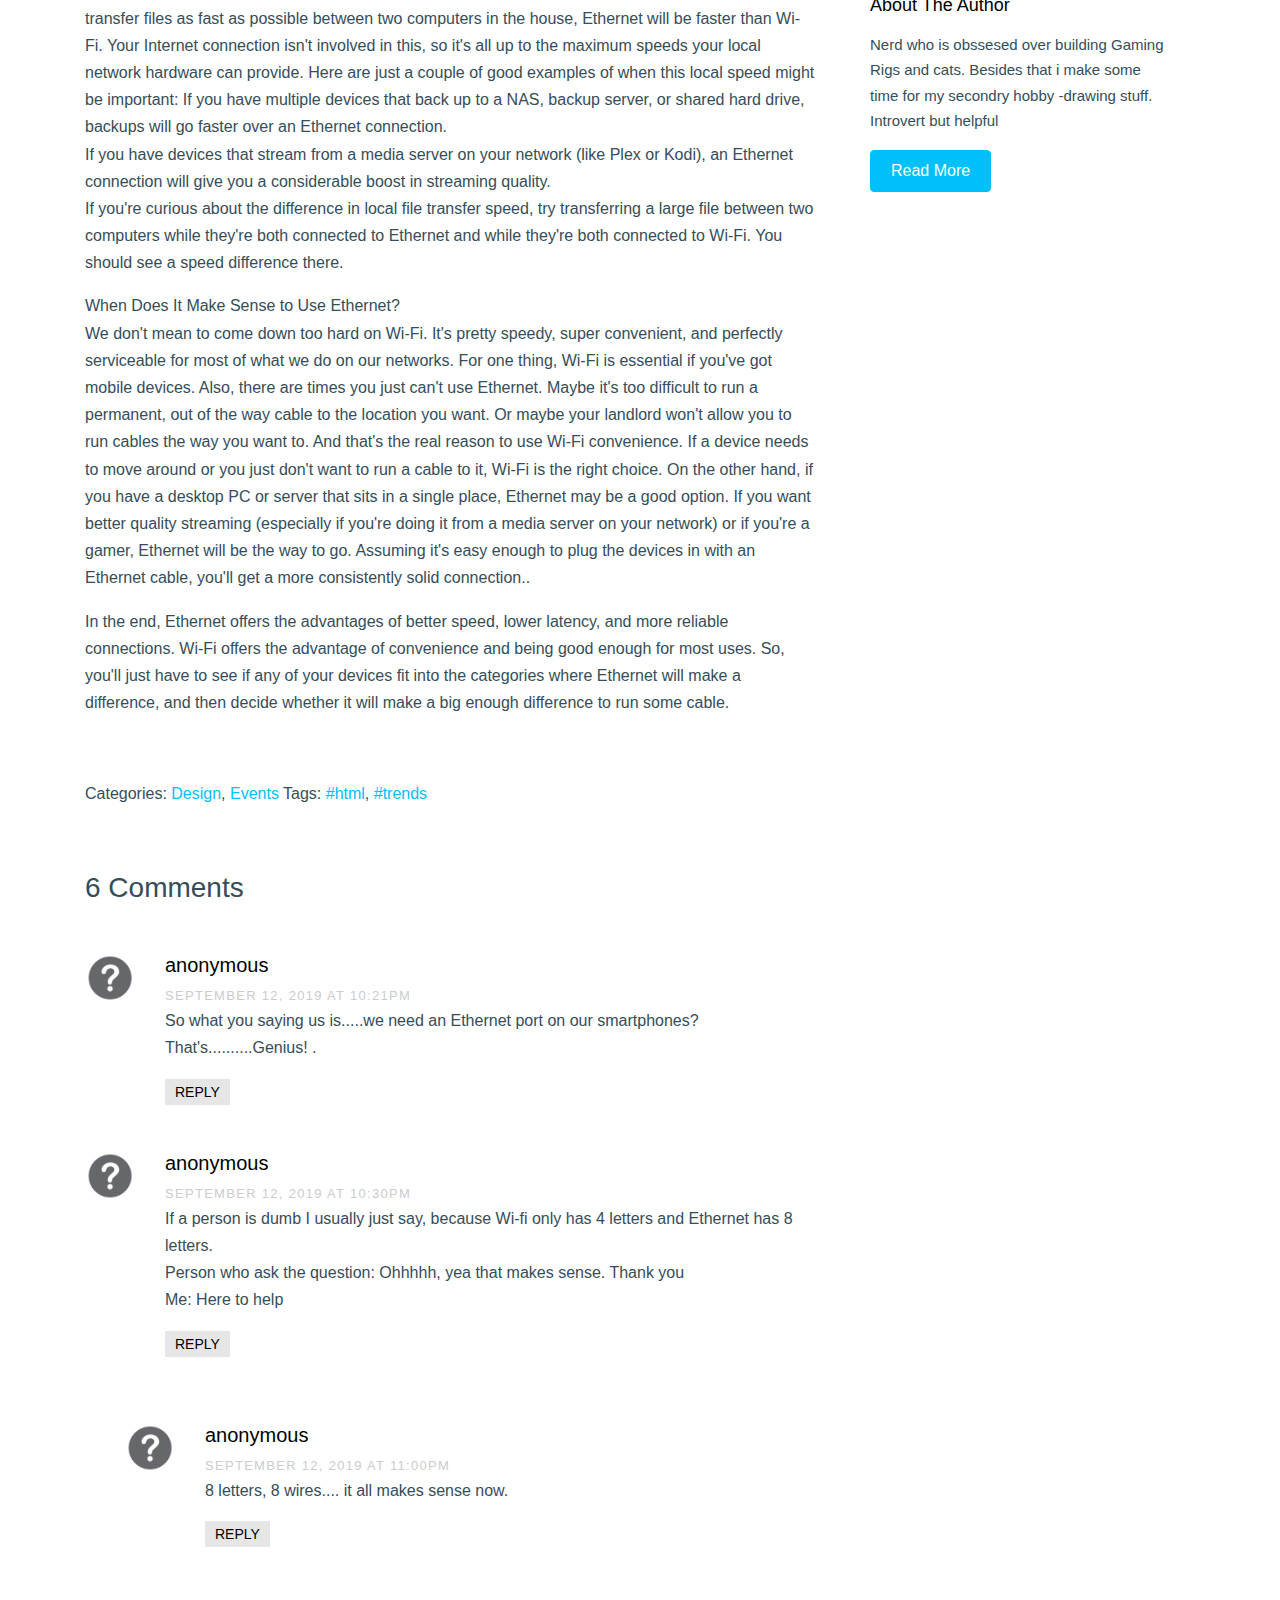
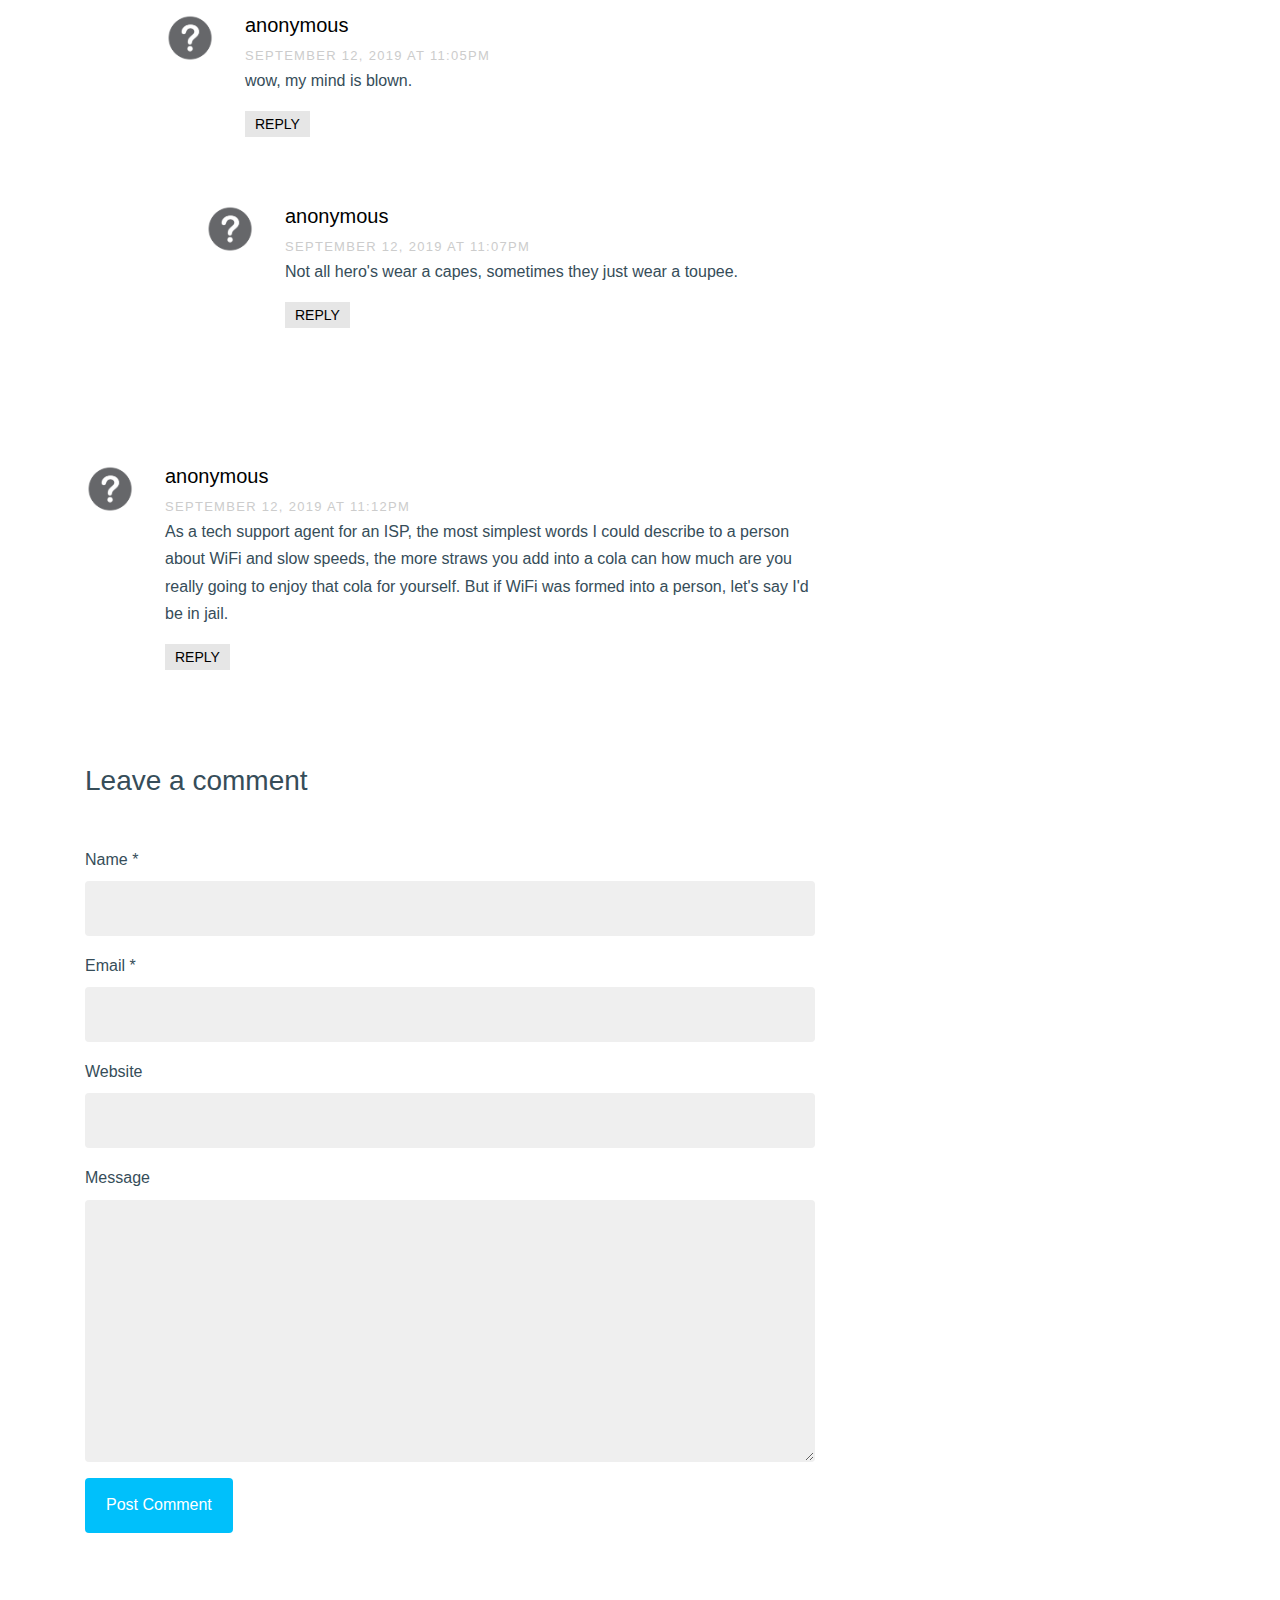
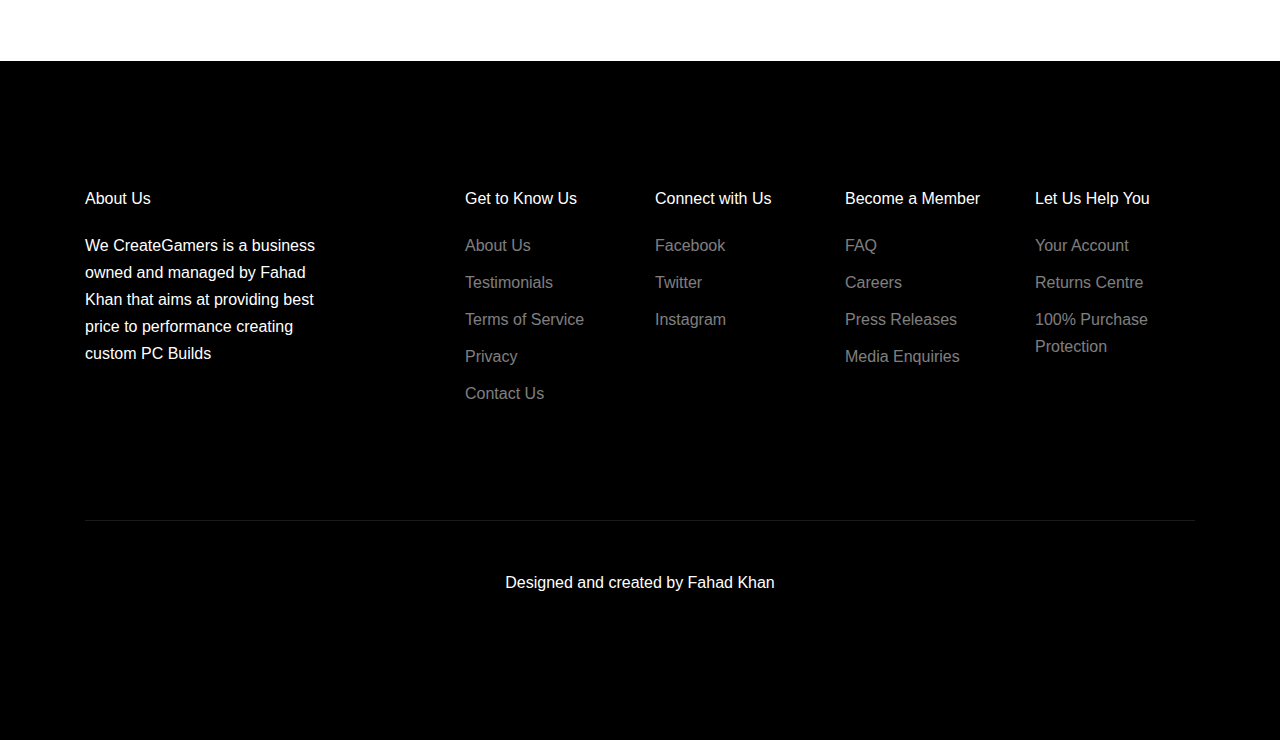
<file: single3.html>
<!doctype html>
<html lang="en">

  <head>
    <title>Wi-Fi vs. Ethernet: How Much Better Is a Wired Connection?</title>
    <meta charset="utf-8">
    <meta name="viewport" content="width=device-width, initial-scale=1, shrink-to-fit=no">

    <link href="https://fonts.googleapis.com/css?family=DM+Sans:300,400,700&display=swap" rel="stylesheet">

    <link rel="stylesheet" href="fonts/icomoon/style.css">

    <link rel="stylesheet" href="css/bootstrap.min.css">
    <link rel="stylesheet" href="css/bootstrap-datepicker.css">
    <link rel="stylesheet" href="css/jquery.fancybox.min.css">
    <link rel="stylesheet" href="css/owl.carousel.min.css">
    <link rel="stylesheet" href="css/owl.theme.default.min.css">
    <link rel="stylesheet" href="fonts/flaticon/font/flaticon.css">
    <link rel="stylesheet" href="css/aos.css">

    <!-- MAIN CSS -->
    <link rel="stylesheet" href="css/style.css">

  </head>

  <body data-spy="scroll" data-target=".site-navbar-target" data-offset="300">

    
    <div class="site-wrap" id="home-section">

      <div class="site-mobile-menu site-navbar-target">
        <div class="site-mobile-menu-header">
          <div class="site-mobile-menu-close mt-3">
            <span class="icon-close2 js-menu-toggle"></span>
          </div>
        </div>
        <div class="site-mobile-menu-body"></div>
      </div>



      <header class="site-navbar site-navbar-target" role="banner">

        <div class="container">
          <div class="row align-items-center position-relative">

            <div class="col-3 ">
              <div class="site-logo">
                <a href="index.html">Blogs</a>
              </div>
            </div>

            <div class="col-9  text-right">
              

              <span class="d-inline-block d-lg-none"><a href="#" class="text-white site-menu-toggle js-menu-toggle py-5 text-white"><span class="icon-menu h3 text-white"></span></a></span>

              

              <nav class="site-navigation text-right ml-auto d-none d-lg-block" role="navigation">
                <ul class="site-menu main-menu js-clone-nav ml-auto ">
                  <li><a href="index.html" class="nav-link">Home</a></li>
                  <li><a href="services.html" class="nav-link">Services</a></li>
                  <li><a href="projects.html" class="nav-link">Projects</a></li>
                  <li><a href="about.html" class="nav-link">About</a></li>
                  <li class="active"><a href="blog.html" class="nav-link">Blog</a></li>
                  <li><a href="contact.html" class="nav-link">Contact</a></li>
                </ul>
              </nav>
            </div>

            
          </div>
        </div>

      </header>

    <div class="ftco-blocks-cover-1">
      <div class="ftco-cover-1 innerpage overlay" style="background-image: url('images/Blog3.jpg')">
        <div class="container">
          <div class="row align-items-center justify-content-center">
            <div class="col-lg-6 text-center">
              <span class="d-block mb-3 text-white" data-aos="fade-up">September 12, 2019 <span class="mx-2 text-primary">&bullet;</span> by Fahad Khan</span>
                <h1 class="mb-4" data-aos="fade-up" data-aos-delay="100">Wi-Fi vs. Ethernet: How Much Better Is a Wired Connection?</h1>
            </div>
          </div>
        </div>
      </div>
    </div>


    <div class="site-section">
      <div class="container">
        <div class="row">
          <div class="col-md-8 blog-content">
            <p class="lead">Wi-Fi is obviously more convenient than wired Ethernet cables, but Ethernet still offers significant advantages. Join us as we take a look at the pros and cons of wired and wireless connections.</p>
            <p>You probably won't be connecting an Ethernet cable to your smartphone any time soon. But it's usually worth running Ethernet cables to the devices that matter, if you can.gaming and media PCs (or consoles), backup devices, and set-top boxes being just a few examples. To help you make the decision, we're going to take a look at the three main advantages of using Ethernet over Wi-Fi faster speeds, lower latency, and reliable connections.</p>

            <blockquote><p>How Much Faster Is Ethernet? </br> Ethernet is just plain faster than Wi-Fi there's no getting around that fact. But the real-world differences are smaller than you might think. Wi-Fi has gotten significantly faster over the last few years, thanks to new standards like 802.11ac and 802.11n, which offer maximum speeds of 866.7 Mb/s and 150 Mb/s, respectively. Even though this is a maximum speed for all your wireless devices to share (and you likely won't get those speeds in the real world), Wi-Fi has become good enough to handle most of our daily tasks.

On the other hand, a wired Ethernet connection can theoretically offer up to 10 Gb/s, if you have a Cat6 cable. The exact maximum speed of your Ethernet cable depends on the type of Ethernet cable you're using. However, even the Cat5e cable in common use supports up to 1 Gb/s. And, unlike with Wi-Fi, that speed is consistent.</p></blockquote>

            <p>While all that speed is great, the thing to keep in mind is that the speed of your Internet connection is the bottleneck for activities involving the Internet. If your Internet speed is significantly lower than whatever type of connection you're using, upping the speed of that connection won't matter much.</p>

            <p>Ethernet will, however, affect the speed between devices on your network. For example, if you want to transfer files as fast as possible between two computers in the house, Ethernet will be faster than Wi-Fi. Your Internet connection isn't involved in this, so it's all up to the maximum speeds your local network hardware can provide.

Here are just a couple of good examples of when this local speed might be important:

If you have multiple devices that back up to a NAS, backup server, or shared hard drive, backups will go faster over an Ethernet connection.</br>
If you have devices that stream from a media server on your network (like Plex or Kodi), an Ethernet connection will give you a considerable boost in streaming quality.</br>
If you're curious about the difference in local file transfer speed, try transferring a large file between two computers while they're both connected to Ethernet and while they're both connected to Wi-Fi. You should see a speed difference there.</p>

            <p>When Does It Make Sense to Use Ethernet? </br>We don't mean to come down too hard on Wi-Fi. It's pretty speedy, super convenient, and perfectly serviceable for most of what we do on our networks. For one thing, Wi-Fi is essential if you've got mobile devices. Also, there are times you just can't use Ethernet. Maybe it's too difficult to run a permanent, out of the way cable to the location you want. Or maybe your landlord won't allow you to run cables the way you want to.

And that's the real reason to use Wi-Fi convenience. If a device needs to move around or you just don't want to run a cable to it, Wi-Fi is the right choice.

On the other hand, if you have a desktop PC or server that sits in a single place, Ethernet may be a good option. If you want better quality streaming (especially if you're doing it from a media server on your network) or if you're a gamer, Ethernet will be the way to go. Assuming it's easy enough to plug the devices in with an Ethernet cable, you'll get a more consistently solid connection..</p>

                        
            <p>In the end, Ethernet offers the advantages of better speed, lower latency, and more reliable connections. Wi-Fi offers the advantage of convenience and being good enough for most uses. So, you'll just have to see if any of your devices fit into the categories where Ethernet will make a difference, and then decide whether it will make a big enough difference to run some cable.</p>


            <div class="pt-5">
              <p>Categories:  <a href="#">Design</a>, <a href="#">Events</a>  Tags: <a href="#">#html</a>, <a href="#">#trends</a></p>
            </div>


<div class="pt-5">
              <h3 class="mb-5">6 Comments</h3>
              <ul class="comment-list">
                <li class="comment">
                  <div class="vcard bio">
                    <img src="images/person_8.jpg" alt="image not found">
                  </div>
                  <div class="comment-body">
                    <h3>anonymous</h3>
                    <div class="meta">September 12, 2019 at 10:21pm</div>
                    <p>So what you saying us is.....we need an Ethernet port on our smartphones?

That's..........Genius!
.</p>
                    <p><a href="#" class="reply">Reply</a></p>
                  </div>
                </li>

                <li class="comment">
                  <div class="vcard bio">
                    <img src="images/person_8.jpg" alt="Free Website Template by Free-Template.co">
                  </div>
                  <div class="comment-body">
                    <h3>anonymous</h3>
                    <div class="meta">September 12, 2019 at 10:30pm</div>
                    <p>
If a person is dumb I usually just say, because Wi-fi only has 4 letters and Ethernet has 8 letters.</br>

Person who ask the question: Ohhhhh, yea that makes sense. Thank you </br>
Me: Here to help
</p>
                    <p><a href="#" class="reply">Reply</a></p>
                  </div>

                  <ul class="children">
                    <li class="comment">
                      <div class="vcard bio">
                        <img src="images/person_8.jpg" alt="Free Website Template by Free-Template.co">
                      </div>
                      <div class="comment-body">
                        <h3>anonymous</h3>
                        <div class="meta">September 12, 2019 at 11:00pm</div>
                        <p>8 letters, 8 wires.... it all makes sense now.</p>
                        <p><a href="#" class="reply">Reply</a></p>
                      </div>


                      <ul class="children">
                        <li class="comment">
                          <div class="vcard bio">
                            <img src="images/person_8.jpg" alt="image not found">
                          </div>
                          <div class="comment-body">
                            <h3>anonymous</h3>
                            <div class="meta">September 12, 2019 at 11:05pm</div>
                            <p>wow, my mind is blown.</p>
                            <p><a href="#" class="reply">Reply</a></p>
                          </div>

                            <ul class="children">
                              <li class="comment">
                                <div class="vcard bio">
                                  <img src="images/person_8.jpg" alt="image not found">
                                </div>
                                <div class="comment-body">
                                  <h3>anonymous</h3>
                                  <div class="meta">September 12, 2019 at 11:07pm</div>
                                  <p>Not all hero's wear a capes, sometimes they just wear a toupee.</p>
                                  <p><a href="#" class="reply">Reply</a></p>
                                </div>
                              </li>
                            </ul>
                        </li>
                      </ul>
                    </li>
                  </ul>
                </li>

                <li class="comment">
                  <div class="vcard bio">
                    <img src="images/person_8.jpg" alt="Free Website Template by Free-Template.co">
                  </div>
                  <div class="comment-body">
                    <h3>anonymous</h3>
                    <div class="meta">September 12, 2019 at 11:12pm</div>
                    <p>As a tech support agent for an ISP, the most simplest words I could describe to a person about WiFi and slow speeds, the more straws you add into a cola can how much are you really going to enjoy that cola for yourself.

But if WiFi was formed into a person, let's say I'd be in jail.</p>
                    <p><a href="#" class="reply">Reply</a></p>
                  </div>
                </li>
              </ul>
              <!-- END comment-list -->

            
              <div class="comment-form-wrap pt-5">
                <h3 class="mb-5">Leave a comment</h3>
                <form action="#" class="">
                  <div class="form-group">
                    <label for="name">Name *</label>
                    <input type="text" class="form-control" id="name">
                  </div>
                  <div class="form-group">
                    <label for="email">Email *</label>
                    <input type="email" class="form-control" id="email">
                  </div>
                  <div class="form-group">
                    <label for="website">Website</label>
                    <input type="url" class="form-control" id="website">
                  </div>

                  <div class="form-group">
                    <label for="message">Message</label>
                    <textarea name="" id="message" cols="30" rows="10" class="form-control"></textarea>
                  </div>
                  <div class="form-group">
                    <input type="submit" value="Post Comment" class="btn btn-primary btn-md text-white">
                  </div>

                </form>
              </div>
            </div>

          </div>
          <div class="col-md-4 sidebar">
            <div class="sidebar-box">
              <form action="#" class="search-form">
                <div class="form-group">
                  <span class="icon fa fa-search"></span>
                  <input type="text" class="form-control" placeholder="Type a keyword and hit enter">
                </div>
              </form>
            </div>
            <div class="sidebar-box">
              <div class="categories">
                <h3>Categories</h3>
                <li><a href="#">Creatives <span>(12)</span></a></li>
                <li><a href="#">News <span>(22)</span></a></li>
                <li><a href="#">Design <span>(37)</span></a></li>
                <li><a href="#">HTML <span>(42)</span></a></li>
                <li><a href="#">Web Development <span>(14)</span></a></li>
              </div>
            </div>
            <div class="sidebar-box">
              <img src="images/fahad.jpg" alt="image not found" class="img-fluid mb-4 w-50 rounded-circle">
              <h3 class="text-black">About The Author</h3>
              <p>Nerd who is obssesed over building Gaming Rigs and cats. Besides that i make some time for my secondry hobby -drawing stuff.</br> Introvert but helpful </p>
              <p><a href="#" class="btn btn-primary btn-md text-white">Read More</a></p>
            </div>


            <div class="sidebar-box">
                          </div>
          </div>
        </div>
      </div>
    </div>

    

    <footer class="site-footer">
      <div class="container">
        <div class="row">
          <div class="col-lg-3">
            <h2 class="footer-heading mb-4">About Us</h2>
              
                <p>We CreateGamers is a business owned and managed by Fahad Khan that aims at providing best price to performance creating custom PC Builds</p>

          </div>
          <div class="col-lg-8 ml-auto">
            <div class="row">
              <div class="col-lg-3">
               <h2 class="footer-heading mb-4">Get to Know Us</h2>
                <ul class="list-unstyled">
                  <li><a href="#">About Us</a></li>
                  <li><a href="#">Testimonials</a></li>
                  <li><a href="#">Terms of Service</a></li>
                  <li><a href="#">Privacy</a></li>
                  <li><a href="#">Contact Us</a></li>
                </ul>
              </div>
              <div class="col-lg-3">
                <h2 class="footer-heading mb-4">Connect with Us</h2>
                <ul class="list-unstyled">
                  <li><a href="#">Facebook</a></li>
                  <li><a href="#">Twitter</a></li>
                  <li><a href="#">Instagram</a></li>
                </ul>
              </div>
              <div class="col-lg-3">
                <h2 class="footer-heading mb-4">Become a Member</h2>
                <ul class="list-unstyled">
                  <li><a href="#">FAQ</a></li>
                  <li><a href="#">Careers</a></li>
                  <li><a href="#">Press Releases</a></li>
                 
                  <li><a href="#">Media Enquiries</a></li>
                  
                </ul>
              </div>
              <div class="col-lg-3">
                <h2 class="footer-heading mb-4">Let Us Help You</h2>
                <ul class="list-unstyled">
                  <li><a href="#">Your Account</a></li>
                  <li><a href="#">Returns Centre</a></li>
                  <li><a href="#">100% Purchase Protection</a></li>
                  
                </ul>
              </div>
            </div>
          </div>
        </div>
        <div class="row pt-5 mt-5 text-center">
          <div class="col-md-12">
            <div class="border-top pt-5">
              <p>
            
            <a>Designed and created by Fahad Khan</a>            
            </p>
            </div>
          </div>

        </div>
      </div>
    </footer>

    </div>

    <script src="js/jquery-3.3.1.min.js"></script>
    <script src="js/popper.min.js"></script>
    <script src="js/bootstrap.min.js"></script>
    <script src="js/owl.carousel.min.js"></script>
    <script src="js/jquery.sticky.js"></script>
    <script src="js/jquery.waypoints.min.js"></script>
    <script src="js/jquery.animateNumber.min.js"></script>
    <script src="js/jquery.fancybox.min.js"></script>
    <script src="js/jquery.easing.1.3.js"></script>
    <script src="js/bootstrap-datepicker.min.js"></script>
    <script src="js/aos.js"></script>

    <script src="js/main.js"></script>

  </body>

</html>
</file>
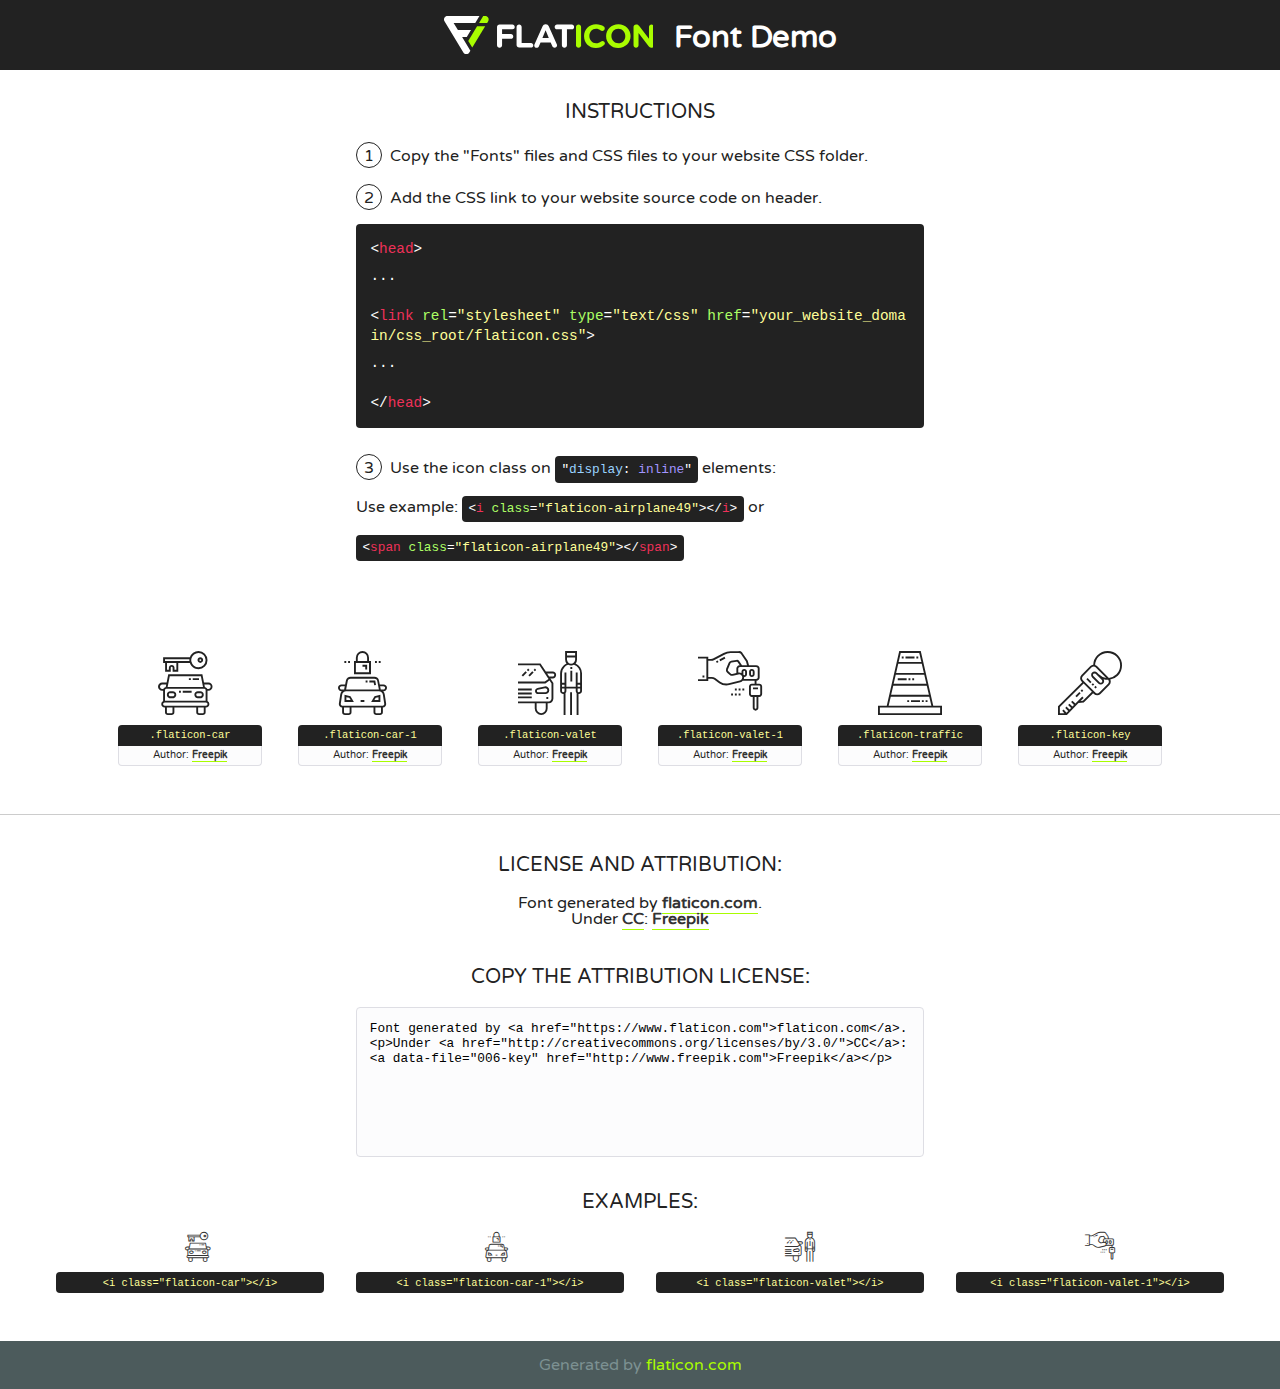
<file: fonts/flaticon/font/flaticon.html>
<!DOCTYPE html>
<!--
  Flaticon icon font: Flaticon
  Creation date: 18/07/2019 07:36
-->
<html>
<!DOCTYPE html>
<html>

<head>
    <title>Flaticon WebFont</title>
    <link href="http://fonts.googleapis.com/css?family=Varela+Round" rel="stylesheet" type="text/css" />
    <link rel="stylesheet" type="text/css" href="flaticon.css">
    <meta charset="UTF-8">
    <style>
    html, body, div, span, applet, object, iframe,
    h1, h2, h3, h4, h5, h6, p, blockquote, pre,
    a, abbr, acronym, address, big, cite, code,
    del, dfn, em, img, ins, kbd, q, s, samp,
    small, strike, strong, sub, sup, tt, var,
    b, u, i, center,
    dl, dt, dd, ol, ul, li,
    fieldset, form, label, legend,
    table, caption, tbody, tfoot, thead, tr, th, td,
    article, aside, canvas, details, embed, 
    figure, figcaption, footer, header, hgroup, 
    menu, nav, output, ruby, section, summary,
    time, mark, audio, video {
        margin: 0;
        padding: 0;
        border: 0;
        font-size: 100%;
        font: inherit;
        vertical-align: baseline;
    }
    /* HTML5 display-role reset for older browsers */
    article, aside, details, figcaption, figure, 
    footer, header, hgroup, menu, nav, section {
        display: block;
    }
    body {
        line-height: 1;
    }
    ol, ul {
        list-style: none;
    }
    blockquote, q {
        quotes: none;
    }
    blockquote:before, blockquote:after,
    q:before, q:after {
        content: '';
        content: none;
    }
    table {
        border-collapse: collapse;
        border-spacing: 0;
    }
    body {
        font-family: 'Varela Round', Helvetica, Arial, sans-serif;
        font-size: 16px;
        color: #222;
    }
    a {
        color: #333;
        border-bottom: 1px solid #a9fd00;
        font-weight: bold;
        text-decoration: none;
    }
    * {
        -moz-box-sizing: border-box;
        -webkit-box-sizing: border-box;
        box-sizing: border-box;
        margin: 0;
        padding: 0;
    }
    [class^="flaticon-"]:before, [class*=" flaticon-"]:before, [class^="flaticon-"]:after, [class*=" flaticon-"]:after {
        font-family: Flaticon;
        font-size: 30px;
        font-style: normal;
        margin-left: 20px;
        color: #333;
    }
    .wrapper {
        max-width: 600px;
        margin: auto;
        padding: 0 1em;
    }
    .title {
        font-size: 1.25em;
        text-align: center;
        margin-bottom: 1em;
        text-transform: uppercase;
    }
    header {
        text-align: center;
        background-color: #222;
        color: #fff;
        padding: 1em;
    }
    header .logo {
        width: 210px;
        height: 38px;
        display: inline-block;
        vertical-align: middle;
        margin-right: 1em;
        border: none;
    }
    header strong {
        font-size: 1.95em;
        font-weight: bold;
        vertical-align: middle;
        margin-top: 5px;
        display: inline-block;
    }
    .demo {
        margin: 2em auto;
        line-height: 1.25em;
    }
    .demo ul li {
        margin-bottom: 1em;
    }
    .demo ul li .num {
        color: #222;
        border-radius: 20px;
        display: inline-block;
        width: 26px;
        padding: 3px;
        height: 26px;
        text-align: center;
        margin-right: 0.5em;
        border: 1px solid #222;
    }
    .demo ul li code {
        background-color: #222;
        border-radius: 4px;
        padding: 0.25em 0.5em;
        display: inline-block;
        color: #fff;
        font-family: Consolas,Monaco,Lucida Console,Liberation Mono,DejaVu Sans Mono,Bitstream Vera Sans Mono,Courier New, monospace;
        font-weight: lighter;
        margin-top: 1em;
        font-size: 0.8em;
        word-break: break-all;
    }
    .demo ul li code.big {
        padding: 1em;
        font-size: 0.9em;
    }
    .demo ul li code .red {
        color: #EF3159;
    }
    .demo ul li code .green {
        color: #ACFF65;
    }
    .demo ul li code .yellow {
        color: #FFFF99;
    }
    .demo ul li code .blue {
        color: #99D3FF;
    }
    .demo ul li code .purple {
        color: #A295FF;
    }
    .demo ul li code .dots {
        margin-top: 0.5em;
        display: block;
    }
    #glyphs {
        border-bottom: 1px solid #ccc;
        padding: 2em 0;
        text-align: center;
    }
    .glyph {
        display: inline-block;
        width: 9em;
        margin: 1em;
        text-align: center;
        vertical-align: top;
        background: #FFF;
    }
    .glyph .glyph-icon {
        padding: 10px;
        display: block;
        font-family:"Flaticon";
        font-size: 64px;
        line-height: 1;
    }
    .glyph .glyph-icon:before {
        font-size: 64px;
        color: #222;
        margin-left: 0;
    }
    .class-name {
        font-size: 0.65em;
        background-color: #222;
        color: #fff;
        border-radius: 4px 4px 0 0;
        padding: 0.5em;
        color: #FFFF99;
        font-family: Consolas,Monaco,Lucida Console,Liberation Mono,DejaVu Sans Mono,Bitstream Vera Sans Mono,Courier New, monospace;
    }
    .author-name {
        font-size: 0.6em;
        background-color: #fcfcfd;
        border: 1px solid #DEDEE4;
        border-top: 0;
        border-radius: 0 0 4px 4px;
        padding: 0.5em;
    }
    .class-name:last-child {
        font-size: 10px;
        color:#888;
    }
    .class-name:last-child a {
        font-size: 10px;
        color:#555;
    }
    .class-name:last-child a:hover {
        color:#a9fd00;
    }
    .glyph > input {
        display: block;
        width: 100px;
        margin: 5px auto;
        text-align: center;
        font-size: 12px;
        cursor: text;
    }
    .glyph > input.icon-input {
        font-family:"Flaticon";
        font-size: 16px;
        margin-bottom: 10px;
    }
    .attribution .title {
        margin-top: 2em;
    }
    .attribution textarea {
        background-color: #fcfcfd;
        padding: 1em;
        border: none;
        box-shadow: none;
        border: 1px solid #DEDEE4;
        border-radius: 4px;
        resize: none;
        width: 100%;
        height: 150px;
        font-size: 0.8em;
        font-family: Consolas,Monaco,Lucida Console,Liberation Mono,DejaVu Sans Mono,Bitstream Vera Sans Mono,Courier New, monospace;
        -webkit-appearance: none;
    }
    .iconsuse {
        margin: 2em auto;
        text-align: center;
        max-width: 1200px;
    }
    .iconsuse:after {
        content: '';
        display: table;
        clear: both;
    }
    .iconsuse .image {
        float: left;
        width: 25%;
        padding: 0 1em;
    }
    .iconsuse .image p {
        margin-bottom: 1em;
    }
    .iconsuse .image span {
        display: block;
        font-size: 0.65em;
        background-color: #222;
        color: #fff;
        border-radius: 4px;
        padding: 0.5em;
        color: #FFFF99;
        margin-top: 1em;
        font-family: Consolas,Monaco,Lucida Console,Liberation Mono,DejaVu Sans Mono,Bitstream Vera Sans Mono,Courier New, monospace;
    }
    #footer {
        text-align: center;
        background-color: #4C5B5C;
        color: #7c9192;
        padding: 1em;
    }
    #footer a {
        border: none;
        color: #a9fd00;
        font-weight: normal;
    }
    @media (max-width: 960px) {
        .iconsuse .image {
            width: 50%;
        }
    }
    @media (max-width: 560px) {
        .iconsuse .image {
            width: 100%;
        }
    }
    </style>
</head>

<body class="characters-off">

    <header>
        <a href="https://www.flaticon.com" target="_blank" class="logo">
            <svg version="1.1" xmlns="http://www.w3.org/2000/svg" xmlns:xlink="http://www.w3.org/1999/xlink" xmlns:a="http://ns.adobe.com/AdobeSVGViewerExtensions/3.0/" viewBox="0 0 560.875 102.036" enable-background="new 0 0 560.875 102.036" xml:space="preserve">
                <defs>
                </defs>
                <g>
                    <g class="letters">
                        <path fill="#ffffff" d="M141.596,29.675c0-3.777,2.985-6.767,6.764-6.767h34.438c3.426,0,6.15,2.728,6.15,6.15
                        c0,3.43-2.724,6.149-6.15,6.149h-27.674v13.091h23.719c3.429,0,6.151,2.724,6.151,6.15c0,3.43-2.723,6.149-6.151,6.149h-23.719
                        v17.574c0,3.773-2.986,6.761-6.764,6.761c-3.779,0-6.764-2.989-6.764-6.761V29.675z"></path>
                        <path fill="#ffffff" d="M193.844,29.149c0-3.781,2.985-6.767,6.764-6.767c3.776,0,6.763,2.985,6.763,6.767v42.957h25.039
                        c3.426,0,6.149,2.726,6.149,6.153c0,3.425-2.723,6.15-6.149,6.15h-31.802c-3.779,0-6.764-2.986-6.764-6.768V29.149z"></path>
                        <path fill="#ffffff" d="M241.891,75.71l21.438-48.407c1.492-3.341,4.215-5.357,7.906-5.357h0.792
                        c3.686,0,6.323,2.017,7.815,5.357l21.439,48.407c0.436,0.967,0.701,1.845,0.701,2.723c0,3.602-2.809,6.501-6.414,6.501
                        c-3.161,0-5.269-1.845-6.499-4.655l-4.132-9.661h-27.059l-4.301,10.102c-1.144,2.631-3.426,4.214-6.237,4.214
                        c-3.517,0-6.24-2.81-6.24-6.325C241.1,77.64,241.451,76.677,241.891,75.71z M279.932,58.666l-8.521-20.297l-8.526,20.297H279.932
                        z"></path>
                        <path fill="#ffffff" d="M314.864,35.387H301.86c-3.429,0-6.239-2.813-6.239-6.238c0-3.429,2.811-6.24,6.239-6.24h39.533
                        c3.426,0,6.237,2.811,6.237,6.24c0,3.425-2.811,6.238-6.237,6.238h-13.001v42.785c0,3.773-2.99,6.761-6.764,6.761
                        c-3.779,0-6.764-2.989-6.764-6.761V35.387z"></path>
                        <path fill="#A9FD00" d="M352.615,29.149c0-3.781,2.985-6.767,6.767-6.767c3.774,0,6.761,2.985,6.761,6.767v49.024
                        c0,3.773-2.987,6.761-6.761,6.761c-3.781,0-6.767-2.989-6.767-6.761V29.149z"></path>
                        <path fill="#A9FD00" d="M374.132,53.836v-0.179c0-17.481,13.178-31.801,32.065-31.801c9.22,0,15.459,2.458,20.557,6.238
                        c1.402,1.054,2.637,2.985,2.637,5.357c0,3.692-2.985,6.59-6.681,6.59c-1.845,0-3.071-0.702-4.044-1.319
                        c-3.776-2.813-7.729-4.393-12.562-4.393c-10.364,0-17.831,8.611-17.831,19.154v0.173c0,10.542,7.291,19.329,17.831,19.329
                        c5.715,0,9.492-1.756,13.359-4.834c1.049-0.874,2.458-1.491,4.039-1.491c3.429,0,6.325,2.813,6.325,6.236
                        c0,2.106-1.056,3.78-2.282,4.834c-5.539,4.834-12.036,7.733-21.878,7.733C387.572,85.464,374.132,71.493,374.132,53.836z"></path>
                        <path fill="#A9FD00" d="M433.009,53.836v-0.179c0-17.481,13.79-31.801,32.766-31.801c18.981,0,32.592,14.143,32.592,31.628v0.173
                        c0,17.483-13.785,31.807-32.769,31.807C446.625,85.464,433.009,71.32,433.009,53.836z M484.224,53.836v-0.179
                        c0-10.539-7.725-19.326-18.626-19.326c-10.893,0-18.449,8.611-18.449,19.154v0.173c0,10.542,7.73,19.329,18.626,19.329
                        C476.676,72.986,484.224,64.378,484.224,53.836z"></path>
                        <path fill="#A9FD00" d="M506.233,29.321c0-3.774,2.99-6.763,6.767-6.763h1.401c3.252,0,5.183,1.583,7.029,3.953l26.093,34.265
                        V29.059c0-3.692,2.99-6.677,6.681-6.677c3.683,0,6.671,2.985,6.671,6.677v48.934c0,3.78-2.987,6.765-6.764,6.765h-0.436
                        c-3.257,0-5.188-1.581-7.034-3.953l-27.056-35.492v32.944c0,3.687-2.985,6.676-6.678,6.676c-3.683,0-6.673-2.989-6.673-6.676
                        V29.321z"></path>
                    </g>
                    <g class="insignia">
                        <path fill="#ffffff" d="M48.372,56.137h12.517l11.156-18.537H37.186L25.688,18.539h57.825L94.668,0H9.271
                        C5.925,0,2.842,1.801,1.198,4.716c-1.644,2.907-1.593,6.482,0.134,9.343l50.38,83.501c1.678,2.781,4.689,4.476,7.938,4.476
                        c3.246,0,6.257-1.695,7.935-4.476l2.898-4.804L48.372,56.137z"></path>
                        <g class="i">
                            <path fill="#A9FD00" d="M93.575,18.539h0.031v0.004l21.652,0.004l2.705-4.488c1.727-2.861,1.778-6.436,0.133-9.343
                            C116.454,1.801,113.371,0,110.026,0h-5.294L93.575,18.539z"></path>
                            <polygon fill="#A9FD00" points="88.291,27.356 64.725,66.486 75.519,84.404 109.942,27.356"></polygon>
                        </g>
                    </g>
                </g>
            </svg>
        </a>
        <strong>Font Demo</strong>
    </header>


    <section class="demo wrapper">

        <p class="title">Instructions</p>

        <ul>
            <li>
                <span class="num">1</span>Copy the "Fonts" files and CSS files to your website CSS folder.
            </li>
            <li>
                <span class="num">2</span>Add the CSS link to your website source code on header.
                <code class="big">
                    &lt;<span class="red">head</span>&gt;
                    <br/><span class="dots">...</span>
                    <br/>&lt;<span class="red">link</span> <span class="green">rel</span>=<span class="yellow">"stylesheet"</span> <span class="green">type</span>=<span class="yellow">"text/css"</span> <span class="green">href</span>=<span class="yellow">"your_website_domain/css_root/flaticon.css"</span>&gt;
                    <br/><span class="dots">...</span>
                    <br/>&lt;/<span class="red">head</span>&gt;
                </code>
            </li>

            <li>
                <p>
                    <span class="num">3</span>Use the icon class on <code>"<span class="blue">display</span>:<span class="purple"> inline</span>"</code> elements:
                    <br />
                    Use example: <code>&lt;<span class="red">i</span> <span class="green">class</span>=<span class="yellow">&quot;flaticon-airplane49&quot;</span>&gt;&lt;/<span class="red">i</span>&gt;</code> or <code>&lt;<span class="red">span</span> <span class="green">class</span>=<span class="yellow">&quot;flaticon-airplane49&quot;</span>&gt;&lt;/<span class="red">span</span>&gt;</code>
            </li>
        </ul>

    </section>




   <section id="glyphs">          
    
      
        <div class="glyph"><div class="glyph-icon flaticon-car"></div>
            <div class="class-name">.flaticon-car</div>
            <div class="author-name">Author: <a data-file="001-car" href="http://www.freepik.com">Freepik</a> </div> 
        </div>        
        
        <div class="glyph"><div class="glyph-icon flaticon-car-1"></div>
            <div class="class-name">.flaticon-car-1</div>
            <div class="author-name">Author: <a data-file="002-car-1" href="http://www.freepik.com">Freepik</a> </div> 
        </div>        
        
        <div class="glyph"><div class="glyph-icon flaticon-valet"></div>
            <div class="class-name">.flaticon-valet</div>
            <div class="author-name">Author: <a data-file="003-valet" href="http://www.freepik.com">Freepik</a> </div> 
        </div>        
        
        <div class="glyph"><div class="glyph-icon flaticon-valet-1"></div>
            <div class="class-name">.flaticon-valet-1</div>
            <div class="author-name">Author: <a data-file="004-valet-1" href="http://www.freepik.com">Freepik</a> </div> 
        </div>        
        
        <div class="glyph"><div class="glyph-icon flaticon-traffic"></div>
            <div class="class-name">.flaticon-traffic</div>
            <div class="author-name">Author: <a data-file="005-traffic" href="http://www.freepik.com">Freepik</a> </div> 
        </div>        
        
        <div class="glyph"><div class="glyph-icon flaticon-key"></div>
            <div class="class-name">.flaticon-key</div>
            <div class="author-name">Author: <a data-file="006-key" href="http://www.freepik.com">Freepik</a> </div> 
        </div>        
        

    </section>



    <section class="attribution wrapper"   style="text-align:center;">

      <div class="title">License and attribution:</div><div class="attrDiv">Font generated by <a href="https://www.flaticon.com">flaticon.com</a>. <div><p>Under <a href="http://creativecommons.org/licenses/by/3.0/">CC</a>: <a data-file="006-key" href="http://www.freepik.com">Freepik</a></p>  </div>
      </div>
      <div class="title">Copy the Attribution License:</div>

    <textarea onclick="this.focus();this.select();">Font generated by &lt;a href=&quot;https://www.flaticon.com&quot;&gt;flaticon.com&lt;/a&gt;. <p>Under <a href="http://creativecommons.org/licenses/by/3.0/">CC</a>: <a data-file="006-key" href="http://www.freepik.com">Freepik</a></p>  
     </textarea>

    </section>

    <section class="iconsuse">

          <div class="title">Examples:</div>            
             
            <div class="image">
                <p>
                    <i class="glyph-icon flaticon-car"></i> 
                    <span>&lt;i class=&quot;flaticon-car&quot;&gt;&lt;/i&gt;</span>
                </p>
            </div>
            
            <div class="image">
                <p>
                    <i class="glyph-icon flaticon-car-1"></i> 
                    <span>&lt;i class=&quot;flaticon-car-1&quot;&gt;&lt;/i&gt;</span>
                </p>
            </div>
            
            <div class="image">
                <p>
                    <i class="glyph-icon flaticon-valet"></i> 
                    <span>&lt;i class=&quot;flaticon-valet&quot;&gt;&lt;/i&gt;</span>
                </p>
            </div>
            
            <div class="image">
                <p>
                    <i class="glyph-icon flaticon-valet-1"></i> 
                    <span>&lt;i class=&quot;flaticon-valet-1&quot;&gt;&lt;/i&gt;</span>
                </p>
            </div>
                       
        </div>
                            
    </section>

<div id="footer">
    <div>Generated by <a href="https://www.flaticon.com">flaticon.com</a>
    </div>
</div>



</body>
</html>
</file>
<file: fonts/icomoon/style.css>
@font-face {
  font-family: 'icomoon';
  src:  url('fonts/icomoon.eot?10si43');
  src:  url('fonts/icomoon.eot?10si43#iefix') format('embedded-opentype'),
    url('fonts/icomoon.ttf?10si43') format('truetype'),
    url('fonts/icomoon.woff?10si43') format('woff'),
    url('fonts/icomoon.svg?10si43#icomoon') format('svg');
  font-weight: normal;
  font-style: normal;
}

[class^="icon-"], [class*=" icon-"] {
  /* use !important to prevent issues with browser extensions that change fonts */
  font-family: 'icomoon' !important;
  speak: none;
  font-style: normal;
  font-weight: normal;
  font-variant: normal;
  text-transform: none;
  line-height: 1;

  /* Better Font Rendering =========== */
  -webkit-font-smoothing: antialiased;
  -moz-osx-font-smoothing: grayscale;
}

.icon-asterisk:before {
  content: "\f069";
}
.icon-plus:before {
  content: "\f067";
}
.icon-question:before {
  content: "\f128";
}
.icon-minus:before {
  content: "\f068";
}
.icon-glass:before {
  content: "\f000";
}
.icon-music:before {
  content: "\f001";
}
.icon-search:before {
  content: "\f002";
}
.icon-envelope-o:before {
  content: "\f003";
}
.icon-heart:before {
  content: "\f004";
}
.icon-star:before {
  content: "\f005";
}
.icon-star-o:before {
  content: "\f006";
}
.icon-user:before {
  content: "\f007";
}
.icon-film:before {
  content: "\f008";
}
.icon-th-large:before {
  content: "\f009";
}
.icon-th:before {
  content: "\f00a";
}
.icon-th-list:before {
  content: "\f00b";
}
.icon-check:before {
  content: "\f00c";
}
.icon-close:before {
  content: "\f00d";
}
.icon-remove:before {
  content: "\f00d";
}
.icon-times:before {
  content: "\f00d";
}
.icon-search-plus:before {
  content: "\f00e";
}
.icon-search-minus:before {
  content: "\f010";
}
.icon-power-off:before {
  content: "\f011";
}
.icon-signal:before {
  content: "\f012";
}
.icon-cog:before {
  content: "\f013";
}
.icon-gear:before {
  content: "\f013";
}
.icon-trash-o:before {
  content: "\f014";
}
.icon-home:before {
  content: "\f015";
}
.icon-file-o:before {
  content: "\f016";
}
.icon-clock-o:before {
  content: "\f017";
}
.icon-road:before {
  content: "\f018";
}
.icon-download:before {
  content: "\f019";
}
.icon-arrow-circle-o-down:before {
  content: "\f01a";
}
.icon-arrow-circle-o-up:before {
  content: "\f01b";
}
.icon-inbox:before {
  content: "\f01c";
}
.icon-play-circle-o:before {
  content: "\f01d";
}
.icon-repeat:before {
  content: "\f01e";
}
.icon-rotate-right:before {
  content: "\f01e";
}
.icon-refresh:before {
  content: "\f021";
}
.icon-list-alt:before {
  content: "\f022";
}
.icon-lock:before {
  content: "\f023";
}
.icon-flag:before {
  content: "\f024";
}
.icon-headphones:before {
  content: "\f025";
}
.icon-volume-off:before {
  content: "\f026";
}
.icon-volume-down:before {
  content: "\f027";
}
.icon-volume-up:before {
  content: "\f028";
}
.icon-qrcode:before {
  content: "\f029";
}
.icon-barcode:before {
  content: "\f02a";
}
.icon-tag:before {
  content: "\f02b";
}
.icon-tags:before {
  content: "\f02c";
}
.icon-book:before {
  content: "\f02d";
}
.icon-bookmark:before {
  content: "\f02e";
}
.icon-print:before {
  content: "\f02f";
}
.icon-camera:before {
  content: "\f030";
}
.icon-font:before {
  content: "\f031";
}
.icon-bold:before {
  content: "\f032";
}
.icon-italic:before {
  content: "\f033";
}
.icon-text-height:before {
  content: "\f034";
}
.icon-text-width:before {
  content: "\f035";
}
.icon-align-left:before {
  content: "\f036";
}
.icon-align-center:before {
  content: "\f037";
}
.icon-align-right:before {
  content: "\f038";
}
.icon-align-justify:before {
  content: "\f039";
}
.icon-list:before {
  content: "\f03a";
}
.icon-dedent:before {
  content: "\f03b";
}
.icon-outdent:before {
  content: "\f03b";
}
.icon-indent:before {
  content: "\f03c";
}
.icon-video-camera:before {
  content: "\f03d";
}
.icon-image:before {
  content: "\f03e";
}
.icon-photo:before {
  content: "\f03e";
}
.icon-picture-o:before {
  content: "\f03e";
}
.icon-pencil:before {
  content: "\f040";
}
.icon-map-marker:before {
  content: "\f041";
}
.icon-adjust:before {
  content: "\f042";
}
.icon-tint:before {
  content: "\f043";
}
.icon-edit:before {
  content: "\f044";
}
.icon-pencil-square-o:before {
  content: "\f044";
}
.icon-share-square-o:before {
  content: "\f045";
}
.icon-check-square-o:before {
  content: "\f046";
}
.icon-arrows:before {
  content: "\f047";
}
.icon-step-backward:before {
  content: "\f048";
}
.icon-fast-backward:before {
  content: "\f049";
}
.icon-backward:before {
  content: "\f04a";
}
.icon-play:before {
  content: "\f04b";
}
.icon-pause:before {
  content: "\f04c";
}
.icon-stop:before {
  content: "\f04d";
}
.icon-forward:before {
  content: "\f04e";
}
.icon-fast-forward:before {
  content: "\f050";
}
.icon-step-forward:before {
  content: "\f051";
}
.icon-eject:before {
  content: "\f052";
}
.icon-chevron-left:before {
  content: "\f053";
}
.icon-chevron-right:before {
  content: "\f054";
}
.icon-plus-circle:before {
  content: "\f055";
}
.icon-minus-circle:before {
  content: "\f056";
}
.icon-times-circle:before {
  content: "\f057";
}
.icon-check-circle:before {
  content: "\f058";
}
.icon-question-circle:before {
  content: "\f059";
}
.icon-info-circle:before {
  content: "\f05a";
}
.icon-crosshairs:before {
  content: "\f05b";
}
.icon-times-circle-o:before {
  content: "\f05c";
}
.icon-check-circle-o:before {
  content: "\f05d";
}
.icon-ban:before {
  content: "\f05e";
}
.icon-arrow-left:before {
  content: "\f060";
}
.icon-arrow-right:before {
  content: "\f061";
}
.icon-arrow-up:before {
  content: "\f062";
}
.icon-arrow-down:before {
  content: "\f063";
}
.icon-mail-forward:before {
  content: "\f064";
}
.icon-share:before {
  content: "\f064";
}
.icon-expand:before {
  content: "\f065";
}
.icon-compress:before {
  content: "\f066";
}
.icon-exclamation-circle:before {
  content: "\f06a";
}
.icon-gift:before {
  content: "\f06b";
}
.icon-leaf:before {
  content: "\f06c";
}
.icon-fire:before {
  content: "\f06d";
}
.icon-eye:before {
  content: "\f06e";
}
.icon-eye-slash:before {
  content: "\f070";
}
.icon-exclamation-triangle:before {
  content: "\f071";
}
.icon-warning:before {
  content: "\f071";
}
.icon-plane:before {
  content: "\f072";
}
.icon-calendar:before {
  content: "\f073";
}
.icon-random:before {
  content: "\f074";
}
.icon-comment:before {
  content: "\f075";
}
.icon-magnet:before {
  content: "\f076";
}
.icon-chevron-up:before {
  content: "\f077";
}
.icon-chevron-down:before {
  content: "\f078";
}
.icon-retweet:before {
  content: "\f079";
}
.icon-shopping-cart:before {
  content: "\f07a";
}
.icon-folder:before {
  content: "\f07b";
}
.icon-folder-open:before {
  content: "\f07c";
}
.icon-arrows-v:before {
  content: "\f07d";
}
.icon-arrows-h:before {
  content: "\f07e";
}
.icon-bar-chart:before {
  content: "\f080";
}
.icon-bar-chart-o:before {
  content: "\f080";
}
.icon-twitter-square:before {
  content: "\f081";
}
.icon-facebook-square:before {
  content: "\f082";
}
.icon-camera-retro:before {
  content: "\f083";
}
.icon-key:before {
  content: "\f084";
}
.icon-cogs:before {
  content: "\f085";
}
.icon-gears:before {
  content: "\f085";
}
.icon-comments:before {
  content: "\f086";
}
.icon-thumbs-o-up:before {
  content: "\f087";
}
.icon-thumbs-o-down:before {
  content: "\f088";
}
.icon-star-half:before {
  content: "\f089";
}
.icon-heart-o:before {
  content: "\f08a";
}
.icon-sign-out:before {
  content: "\f08b";
}
.icon-linkedin-square:before {
  content: "\f08c";
}
.icon-thumb-tack:before {
  content: "\f08d";
}
.icon-external-link:before {
  content: "\f08e";
}
.icon-sign-in:before {
  content: "\f090";
}
.icon-trophy:before {
  content: "\f091";
}
.icon-github-square:before {
  content: "\f092";
}
.icon-upload:before {
  content: "\f093";
}
.icon-lemon-o:before {
  content: "\f094";
}
.icon-phone:before {
  content: "\f095";
}
.icon-square-o:before {
  content: "\f096";
}
.icon-bookmark-o:before {
  content: "\f097";
}
.icon-phone-square:before {
  content: "\f098";
}
.icon-twitter:before {
  content: "\f099";
}
.icon-facebook:before {
  content: "\f09a";
}
.icon-facebook-f:before {
  content: "\f09a";
}
.icon-github:before {
  content: "\f09b";
}
.icon-unlock:before {
  content: "\f09c";
}
.icon-credit-card:before {
  content: "\f09d";
}
.icon-feed:before {
  content: "\f09e";
}
.icon-rss:before {
  content: "\f09e";
}
.icon-hdd-o:before {
  content: "\f0a0";
}
.icon-bullhorn:before {
  content: "\f0a1";
}
.icon-bell-o:before {
  content: "\f0a2";
}
.icon-certificate:before {
  content: "\f0a3";
}
.icon-hand-o-right:before {
  content: "\f0a4";
}
.icon-hand-o-left:before {
  content: "\f0a5";
}
.icon-hand-o-up:before {
  content: "\f0a6";
}
.icon-hand-o-down:before {
  content: "\f0a7";
}
.icon-arrow-circle-left:before {
  content: "\f0a8";
}
.icon-arrow-circle-right:before {
  content: "\f0a9";
}
.icon-arrow-circle-up:before {
  content: "\f0aa";
}
.icon-arrow-circle-down:before {
  content: "\f0ab";
}
.icon-globe:before {
  content: "\f0ac";
}
.icon-wrench:before {
  content: "\f0ad";
}
.icon-tasks:before {
  content: "\f0ae";
}
.icon-filter:before {
  content: "\f0b0";
}
.icon-briefcase:before {
  content: "\f0b1";
}
.icon-arrows-alt:before {
  content: "\f0b2";
}
.icon-group:before {
  content: "\f0c0";
}
.icon-users:before {
  content: "\f0c0";
}
.icon-chain:before {
  content: "\f0c1";
}
.icon-link:before {
  content: "\f0c1";
}
.icon-cloud:before {
  content: "\f0c2";
}
.icon-flask:before {
  content: "\f0c3";
}
.icon-cut:before {
  content: "\f0c4";
}
.icon-scissors:before {
  content: "\f0c4";
}
.icon-copy:before {
  content: "\f0c5";
}
.icon-files-o:before {
  content: "\f0c5";
}
.icon-paperclip:before {
  content: "\f0c6";
}
.icon-floppy-o:before {
  content: "\f0c7";
}
.icon-save:before {
  content: "\f0c7";
}
.icon-square:before {
  content: "\f0c8";
}
.icon-bars:before {
  content: "\f0c9";
}
.icon-navicon:before {
  content: "\f0c9";
}
.icon-reorder:before {
  content: "\f0c9";
}
.icon-list-ul:before {
  content: "\f0ca";
}
.icon-list-ol:before {
  content: "\f0cb";
}
.icon-strikethrough:before {
  content: "\f0cc";
}
.icon-underline:before {
  content: "\f0cd";
}
.icon-table:before {
  content: "\f0ce";
}
.icon-magic:before {
  content: "\f0d0";
}
.icon-truck:before {
  content: "\f0d1";
}
.icon-pinterest:before {
  content: "\f0d2";
}
.icon-pinterest-square:before {
  content: "\f0d3";
}
.icon-google-plus-square:before {
  content: "\f0d4";
}
.icon-google-plus:before {
  content: "\f0d5";
}
.icon-money:before {
  content: "\f0d6";
}
.icon-caret-down:before {
  content: "\f0d7";
}
.icon-caret-up:before {
  content: "\f0d8";
}
.icon-caret-left:before {
  content: "\f0d9";
}
.icon-caret-right:before {
  content: "\f0da";
}
.icon-columns:before {
  content: "\f0db";
}
.icon-sort:before {
  content: "\f0dc";
}
.icon-unsorted:before {
  content: "\f0dc";
}
.icon-sort-desc:before {
  content: "\f0dd";
}
.icon-sort-down:before {
  content: "\f0dd";
}
.icon-sort-asc:before {
  content: "\f0de";
}
.icon-sort-up:before {
  content: "\f0de";
}
.icon-envelope:before {
  content: "\f0e0";
}
.icon-linkedin:before {
  content: "\f0e1";
}
.icon-rotate-left:before {
  content: "\f0e2";
}
.icon-undo:before {
  content: "\f0e2";
}
.icon-gavel:before {
  content: "\f0e3";
}
.icon-legal:before {
  content: "\f0e3";
}
.icon-dashboard:before {
  content: "\f0e4";
}
.icon-tachometer:before {
  content: "\f0e4";
}
.icon-comment-o:before {
  content: "\f0e5";
}
.icon-comments-o:before {
  content: "\f0e6";
}
.icon-bolt:before {
  content: "\f0e7";
}
.icon-flash:before {
  content: "\f0e7";
}
.icon-sitemap:before {
  content: "\f0e8";
}
.icon-umbrella:before {
  content: "\f0e9";
}
.icon-clipboard:before {
  content: "\f0ea";
}
.icon-paste:before {
  content: "\f0ea";
}
.icon-lightbulb-o:before {
  content: "\f0eb";
}
.icon-exchange:before {
  content: "\f0ec";
}
.icon-cloud-download:before {
  content: "\f0ed";
}
.icon-cloud-upload:before {
  content: "\f0ee";
}
.icon-user-md:before {
  content: "\f0f0";
}
.icon-stethoscope:before {
  content: "\f0f1";
}
.icon-suitcase:before {
  content: "\f0f2";
}
.icon-bell:before {
  content: "\f0f3";
}
.icon-coffee:before {
  content: "\f0f4";
}
.icon-cutlery:before {
  content: "\f0f5";
}
.icon-file-text-o:before {
  content: "\f0f6";
}
.icon-building-o:before {
  content: "\f0f7";
}
.icon-hospital-o:before {
  content: "\f0f8";
}
.icon-ambulance:before {
  content: "\f0f9";
}
.icon-medkit:before {
  content: "\f0fa";
}
.icon-fighter-jet:before {
  content: "\f0fb";
}
.icon-beer:before {
  content: "\f0fc";
}
.icon-h-square:before {
  content: "\f0fd";
}
.icon-plus-square:before {
  content: "\f0fe";
}
.icon-angle-double-left:before {
  content: "\f100";
}
.icon-angle-double-right:before {
  content: "\f101";
}
.icon-angle-double-up:before {
  content: "\f102";
}
.icon-angle-double-down:before {
  content: "\f103";
}
.icon-angle-left:before {
  content: "\f104";
}
.icon-angle-right:before {
  content: "\f105";
}
.icon-angle-up:before {
  content: "\f106";
}
.icon-angle-down:before {
  content: "\f107";
}
.icon-desktop:before {
  content: "\f108";
}
.icon-laptop:before {
  content: "\f109";
}
.icon-tablet:before {
  content: "\f10a";
}
.icon-mobile:before {
  content: "\f10b";
}
.icon-mobile-phone:before {
  content: "\f10b";
}
.icon-circle-o:before {
  content: "\f10c";
}
.icon-quote-left:before {
  content: "\f10d";
}
.icon-quote-right:before {
  content: "\f10e";
}
.icon-spinner:before {
  content: "\f110";
}
.icon-circle:before {
  content: "\f111";
}
.icon-mail-reply:before {
  content: "\f112";
}
.icon-reply:before {
  content: "\f112";
}
.icon-github-alt:before {
  content: "\f113";
}
.icon-folder-o:before {
  content: "\f114";
}
.icon-folder-open-o:before {
  content: "\f115";
}
.icon-smile-o:before {
  content: "\f118";
}
.icon-frown-o:before {
  content: "\f119";
}
.icon-meh-o:before {
  content: "\f11a";
}
.icon-gamepad:before {
  content: "\f11b";
}
.icon-keyboard-o:before {
  content: "\f11c";
}
.icon-flag-o:before {
  content: "\f11d";
}
.icon-flag-checkered:before {
  content: "\f11e";
}
.icon-terminal:before {
  content: "\f120";
}
.icon-code:before {
  content: "\f121";
}
.icon-mail-reply-all:before {
  content: "\f122";
}
.icon-reply-all:before {
  content: "\f122";
}
.icon-star-half-empty:before {
  content: "\f123";
}
.icon-star-half-full:before {
  content: "\f123";
}
.icon-star-half-o:before {
  content: "\f123";
}
.icon-location-arrow:before {
  content: "\f124";
}
.icon-crop:before {
  content: "\f125";
}
.icon-code-fork:before {
  content: "\f126";
}
.icon-chain-broken:before {
  content: "\f127";
}
.icon-unlink:before {
  content: "\f127";
}
.icon-info:before {
  content: "\f129";
}
.icon-exclamation:before {
  content: "\f12a";
}
.icon-superscript:before {
  content: "\f12b";
}
.icon-subscript:before {
  content: "\f12c";
}
.icon-eraser:before {
  content: "\f12d";
}
.icon-puzzle-piece:before {
  content: "\f12e";
}
.icon-microphone:before {
  content: "\f130";
}
.icon-microphone-slash:before {
  content: "\f131";
}
.icon-shield:before {
  content: "\f132";
}
.icon-calendar-o:before {
  content: "\f133";
}
.icon-fire-extinguisher:before {
  content: "\f134";
}
.icon-rocket:before {
  content: "\f135";
}
.icon-maxcdn:before {
  content: "\f136";
}
.icon-chevron-circle-left:before {
  content: "\f137";
}
.icon-chevron-circle-right:before {
  content: "\f138";
}
.icon-chevron-circle-up:before {
  content: "\f139";
}
.icon-chevron-circle-down:before {
  content: "\f13a";
}
.icon-html5:before {
  content: "\f13b";
}
.icon-css3:before {
  content: "\f13c";
}
.icon-anchor:before {
  content: "\f13d";
}
.icon-unlock-alt:before {
  content: "\f13e";
}
.icon-bullseye:before {
  content: "\f140";
}
.icon-ellipsis-h:before {
  content: "\f141";
}
.icon-ellipsis-v:before {
  content: "\f142";
}
.icon-rss-square:before {
  content: "\f143";
}
.icon-play-circle:before {
  content: "\f144";
}
.icon-ticket:before {
  content: "\f145";
}
.icon-minus-square:before {
  content: "\f146";
}
.icon-minus-square-o:before {
  content: "\f147";
}
.icon-level-up:before {
  content: "\f148";
}
.icon-level-down:before {
  content: "\f149";
}
.icon-check-square:before {
  content: "\f14a";
}
.icon-pencil-square:before {
  content: "\f14b";
}
.icon-external-link-square:before {
  content: "\f14c";
}
.icon-share-square:before {
  content: "\f14d";
}
.icon-compass:before {
  content: "\f14e";
}
.icon-caret-square-o-down:before {
  content: "\f150";
}
.icon-toggle-down:before {
  content: "\f150";
}
.icon-caret-square-o-up:before {
  content: "\f151";
}
.icon-toggle-up:before {
  content: "\f151";
}
.icon-caret-square-o-right:before {
  content: "\f152";
}
.icon-toggle-right:before {
  content: "\f152";
}
.icon-eur:before {
  content: "\f153";
}
.icon-euro:before {
  content: "\f153";
}
.icon-gbp:before {
  content: "\f154";
}
.icon-dollar:before {
  content: "\f155";
}
.icon-usd:before {
  content: "\f155";
}
.icon-inr:before {
  content: "\f156";
}
.icon-rupee:before {
  content: "\f156";
}
.icon-cny:before {
  content: "\f157";
}
.icon-jpy:before {
  content: "\f157";
}
.icon-rmb:before {
  content: "\f157";
}
.icon-yen:before {
  content: "\f157";
}
.icon-rouble:before {
  content: "\f158";
}
.icon-rub:before {
  content: "\f158";
}
.icon-ruble:before {
  content: "\f158";
}
.icon-krw:before {
  content: "\f159";
}
.icon-won:before {
  content: "\f159";
}
.icon-bitcoin:before {
  content: "\f15a";
}
.icon-btc:before {
  content: "\f15a";
}
.icon-file:before {
  content: "\f15b";
}
.icon-file-text:before {
  content: "\f15c";
}
.icon-sort-alpha-asc:before {
  content: "\f15d";
}
.icon-sort-alpha-desc:before {
  content: "\f15e";
}
.icon-sort-amount-asc:before {
  content: "\f160";
}
.icon-sort-amount-desc:before {
  content: "\f161";
}
.icon-sort-numeric-asc:before {
  content: "\f162";
}
.icon-sort-numeric-desc:before {
  content: "\f163";
}
.icon-thumbs-up:before {
  content: "\f164";
}
.icon-thumbs-down:before {
  content: "\f165";
}
.icon-youtube-square:before {
  content: "\f166";
}
.icon-youtube:before {
  content: "\f167";
}
.icon-xing:before {
  content: "\f168";
}
.icon-xing-square:before {
  content: "\f169";
}
.icon-youtube-play:before {
  content: "\f16a";
}
.icon-dropbox:before {
  content: "\f16b";
}
.icon-stack-overflow:before {
  content: "\f16c";
}
.icon-instagram:before {
  content: "\f16d";
}
.icon-flickr:before {
  content: "\f16e";
}
.icon-adn:before {
  content: "\f170";
}
.icon-bitbucket:before {
  content: "\f171";
}
.icon-bitbucket-square:before {
  content: "\f172";
}
.icon-tumblr:before {
  content: "\f173";
}
.icon-tumblr-square:before {
  content: "\f174";
}
.icon-long-arrow-down:before {
  content: "\f175";
}
.icon-long-arrow-up:before {
  content: "\f176";
}
.icon-long-arrow-left:before {
  content: "\f177";
}
.icon-long-arrow-right:before {
  content: "\f178";
}
.icon-apple:before {
  content: "\f179";
}
.icon-windows:before {
  content: "\f17a";
}
.icon-android:before {
  content: "\f17b";
}
.icon-linux:before {
  content: "\f17c";
}
.icon-dribbble:before {
  content: "\f17d";
}
.icon-skype:before {
  content: "\f17e";
}
.icon-foursquare:before {
  content: "\f180";
}
.icon-trello:before {
  content: "\f181";
}
.icon-female:before {
  content: "\f182";
}
.icon-male:before {
  content: "\f183";
}
.icon-gittip:before {
  content: "\f184";
}
.icon-gratipay:before {
  content: "\f184";
}
.icon-sun-o:before {
  content: "\f185";
}
.icon-moon-o:before {
  content: "\f186";
}
.icon-archive:before {
  content: "\f187";
}
.icon-bug:before {
  content: "\f188";
}
.icon-vk:before {
  content: "\f189";
}
.icon-weibo:before {
  content: "\f18a";
}
.icon-renren:before {
  content: "\f18b";
}
.icon-pagelines:before {
  content: "\f18c";
}
.icon-stack-exchange:before {
  content: "\f18d";
}
.icon-arrow-circle-o-right:before {
  content: "\f18e";
}
.icon-arrow-circle-o-left:before {
  content: "\f190";
}
.icon-caret-square-o-left:before {
  content: "\f191";
}
.icon-toggle-left:before {
  content: "\f191";
}
.icon-dot-circle-o:before {
  content: "\f192";
}
.icon-wheelchair:before {
  content: "\f193";
}
.icon-vimeo-square:before {
  content: "\f194";
}
.icon-try:before {
  content: "\f195";
}
.icon-turkish-lira:before {
  content: "\f195";
}
.icon-plus-square-o:before {
  content: "\f196";
}
.icon-space-shuttle:before {
  content: "\f197";
}
.icon-slack:before {
  content: "\f198";
}
.icon-envelope-square:before {
  content: "\f199";
}
.icon-wordpress:before {
  content: "\f19a";
}
.icon-openid:before {
  content: "\f19b";
}
.icon-bank:before {
  content: "\f19c";
}
.icon-institution:before {
  content: "\f19c";
}
.icon-university:before {
  content: "\f19c";
}
.icon-graduation-cap:before {
  content: "\f19d";
}
.icon-mortar-board:before {
  content: "\f19d";
}
.icon-yahoo:before {
  content: "\f19e";
}
.icon-google:before {
  content: "\f1a0";
}
.icon-reddit:before {
  content: "\f1a1";
}
.icon-reddit-square:before {
  content: "\f1a2";
}
.icon-stumbleupon-circle:before {
  content: "\f1a3";
}
.icon-stumbleupon:before {
  content: "\f1a4";
}
.icon-delicious:before {
  content: "\f1a5";
}
.icon-digg:before {
  content: "\f1a6";
}
.icon-pied-piper-pp:before {
  content: "\f1a7";
}
.icon-pied-piper-alt:before {
  content: "\f1a8";
}
.icon-drupal:before {
  content: "\f1a9";
}
.icon-joomla:before {
  content: "\f1aa";
}
.icon-language:before {
  content: "\f1ab";
}
.icon-fax:before {
  content: "\f1ac";
}
.icon-building:before {
  content: "\f1ad";
}
.icon-child:before {
  content: "\f1ae";
}
.icon-paw:before {
  content: "\f1b0";
}
.icon-spoon:before {
  content: "\f1b1";
}
.icon-cube:before {
  content: "\f1b2";
}
.icon-cubes:before {
  content: "\f1b3";
}
.icon-behance:before {
  content: "\f1b4";
}
.icon-behance-square:before {
  content: "\f1b5";
}
.icon-steam:before {
  content: "\f1b6";
}
.icon-steam-square:before {
  content: "\f1b7";
}
.icon-recycle:before {
  content: "\f1b8";
}
.icon-automobile:before {
  content: "\f1b9";
}
.icon-car:before {
  content: "\f1b9";
}
.icon-cab:before {
  content: "\f1ba";
}
.icon-taxi:before {
  content: "\f1ba";
}
.icon-tree:before {
  content: "\f1bb";
}
.icon-spotify:before {
  content: "\f1bc";
}
.icon-deviantart:before {
  content: "\f1bd";
}
.icon-soundcloud:before {
  content: "\f1be";
}
.icon-database:before {
  content: "\f1c0";
}
.icon-file-pdf-o:before {
  content: "\f1c1";
}
.icon-file-word-o:before {
  content: "\f1c2";
}
.icon-file-excel-o:before {
  content: "\f1c3";
}
.icon-file-powerpoint-o:before {
  content: "\f1c4";
}
.icon-file-image-o:before {
  content: "\f1c5";
}
.icon-file-photo-o:before {
  content: "\f1c5";
}
.icon-file-picture-o:before {
  content: "\f1c5";
}
.icon-file-archive-o:before {
  content: "\f1c6";
}
.icon-file-zip-o:before {
  content: "\f1c6";
}
.icon-file-audio-o:before {
  content: "\f1c7";
}
.icon-file-sound-o:before {
  content: "\f1c7";
}
.icon-file-movie-o:before {
  content: "\f1c8";
}
.icon-file-video-o:before {
  content: "\f1c8";
}
.icon-file-code-o:before {
  content: "\f1c9";
}
.icon-vine:before {
  content: "\f1ca";
}
.icon-codepen:before {
  content: "\f1cb";
}
.icon-jsfiddle:before {
  content: "\f1cc";
}
.icon-life-bouy:before {
  content: "\f1cd";
}
.icon-life-buoy:before {
  content: "\f1cd";
}
.icon-life-ring:before {
  content: "\f1cd";
}
.icon-life-saver:before {
  content: "\f1cd";
}
.icon-support:before {
  content: "\f1cd";
}
.icon-circle-o-notch:before {
  content: "\f1ce";
}
.icon-ra:before {
  content: "\f1d0";
}
.icon-rebel:before {
  content: "\f1d0";
}
.icon-resistance:before {
  content: "\f1d0";
}
.icon-empire:before {
  content: "\f1d1";
}
.icon-ge:before {
  content: "\f1d1";
}
.icon-git-square:before {
  content: "\f1d2";
}
.icon-git:before {
  content: "\f1d3";
}
.icon-hacker-news:before {
  content: "\f1d4";
}
.icon-y-combinator-square:before {
  content: "\f1d4";
}
.icon-yc-square:before {
  content: "\f1d4";
}
.icon-tencent-weibo:before {
  content: "\f1d5";
}
.icon-qq:before {
  content: "\f1d6";
}
.icon-wechat:before {
  content: "\f1d7";
}
.icon-weixin:before {
  content: "\f1d7";
}
.icon-paper-plane:before {
  content: "\f1d8";
}
.icon-send:before {
  content: "\f1d8";
}
.icon-paper-plane-o:before {
  content: "\f1d9";
}
.icon-send-o:before {
  content: "\f1d9";
}
.icon-history:before {
  content: "\f1da";
}
.icon-circle-thin:before {
  content: "\f1db";
}
.icon-header:before {
  content: "\f1dc";
}
.icon-paragraph:before {
  content: "\f1dd";
}
.icon-sliders:before {
  content: "\f1de";
}
.icon-share-alt:before {
  content: "\f1e0";
}
.icon-share-alt-square:before {
  content: "\f1e1";
}
.icon-bomb:before {
  content: "\f1e2";
}
.icon-futbol-o:before {
  content: "\f1e3";
}
.icon-soccer-ball-o:before {
  content: "\f1e3";
}
.icon-tty:before {
  content: "\f1e4";
}
.icon-binoculars:before {
  content: "\f1e5";
}
.icon-plug:before {
  content: "\f1e6";
}
.icon-slideshare:before {
  content: "\f1e7";
}
.icon-twitch:before {
  content: "\f1e8";
}
.icon-yelp:before {
  content: "\f1e9";
}
.icon-newspaper-o:before {
  content: "\f1ea";
}
.icon-wifi:before {
  content: "\f1eb";
}
.icon-calculator:before {
  content: "\f1ec";
}
.icon-paypal:before {
  content: "\f1ed";
}
.icon-google-wallet:before {
  content: "\f1ee";
}
.icon-cc-visa:before {
  content: "\f1f0";
}
.icon-cc-mastercard:before {
  content: "\f1f1";
}
.icon-cc-discover:before {
  content: "\f1f2";
}
.icon-cc-amex:before {
  content: "\f1f3";
}
.icon-cc-paypal:before {
  content: "\f1f4";
}
.icon-cc-stripe:before {
  content: "\f1f5";
}
.icon-bell-slash:before {
  content: "\f1f6";
}
.icon-bell-slash-o:before {
  content: "\f1f7";
}
.icon-trash:before {
  content: "\f1f8";
}
.icon-copyright:before {
  content: "\f1f9";
}
.icon-at:before {
  content: "\f1fa";
}
.icon-eyedropper:before {
  content: "\f1fb";
}
.icon-paint-brush:before {
  content: "\f1fc";
}
.icon-birthday-cake:before {
  content: "\f1fd";
}
.icon-area-chart:before {
  content: "\f1fe";
}
.icon-pie-chart:before {
  content: "\f200";
}
.icon-line-chart:before {
  content: "\f201";
}
.icon-lastfm:before {
  content: "\f202";
}
.icon-lastfm-square:before {
  content: "\f203";
}
.icon-toggle-off:before {
  content: "\f204";
}
.icon-toggle-on:before {
  content: "\f205";
}
.icon-bicycle:before {
  content: "\f206";
}
.icon-bus:before {
  content: "\f207";
}
.icon-ioxhost:before {
  content: "\f208";
}
.icon-angellist:before {
  content: "\f209";
}
.icon-cc:before {
  content: "\f20a";
}
.icon-ils:before {
  content: "\f20b";
}
.icon-shekel:before {
  content: "\f20b";
}
.icon-sheqel:before {
  content: "\f20b";
}
.icon-meanpath:before {
  content: "\f20c";
}
.icon-buysellads:before {
  content: "\f20d";
}
.icon-connectdevelop:before {
  content: "\f20e";
}
.icon-dashcube:before {
  content: "\f210";
}
.icon-forumbee:before {
  content: "\f211";
}
.icon-leanpub:before {
  content: "\f212";
}
.icon-sellsy:before {
  content: "\f213";
}
.icon-shirtsinbulk:before {
  content: "\f214";
}
.icon-simplybuilt:before {
  content: "\f215";
}
.icon-skyatlas:before {
  content: "\f216";
}
.icon-cart-plus:before {
  content: "\f217";
}
.icon-cart-arrow-down:before {
  content: "\f218";
}
.icon-diamond:before {
  content: "\f219";
}
.icon-ship:before {
  content: "\f21a";
}
.icon-user-secret:before {
  content: "\f21b";
}
.icon-motorcycle:before {
  content: "\f21c";
}
.icon-street-view:before {
  content: "\f21d";
}
.icon-heartbeat:before {
  content: "\f21e";
}
.icon-venus:before {
  content: "\f221";
}
.icon-mars:before {
  content: "\f222";
}
.icon-mercury:before {
  content: "\f223";
}
.icon-intersex:before {
  content: "\f224";
}
.icon-transgender:before {
  content: "\f224";
}
.icon-transgender-alt:before {
  content: "\f225";
}
.icon-venus-double:before {
  content: "\f226";
}
.icon-mars-double:before {
  content: "\f227";
}
.icon-venus-mars:before {
  content: "\f228";
}
.icon-mars-stroke:before {
  content: "\f229";
}
.icon-mars-stroke-v:before {
  content: "\f22a";
}
.icon-mars-stroke-h:before {
  content: "\f22b";
}
.icon-neuter:before {
  content: "\f22c";
}
.icon-genderless:before {
  content: "\f22d";
}
.icon-facebook-official:before {
  content: "\f230";
}
.icon-pinterest-p:before {
  content: "\f231";
}
.icon-whatsapp:before {
  content: "\f232";
}
.icon-server:before {
  content: "\f233";
}
.icon-user-plus:before {
  content: "\f234";
}
.icon-user-times:before {
  content: "\f235";
}
.icon-bed:before {
  content: "\f236";
}
.icon-hotel:before {
  content: "\f236";
}
.icon-viacoin:before {
  content: "\f237";
}
.icon-train:before {
  content: "\f238";
}
.icon-subway:before {
  content: "\f239";
}
.icon-medium:before {
  content: "\f23a";
}
.icon-y-combinator:before {
  content: "\f23b";
}
.icon-yc:before {
  content: "\f23b";
}
.icon-optin-monster:before {
  content: "\f23c";
}
.icon-opencart:before {
  content: "\f23d";
}
.icon-expeditedssl:before {
  content: "\f23e";
}
.icon-battery:before {
  content: "\f240";
}
.icon-battery-4:before {
  content: "\f240";
}
.icon-battery-full:before {
  content: "\f240";
}
.icon-battery-3:before {
  content: "\f241";
}
.icon-battery-three-quarters:before {
  content: "\f241";
}
.icon-battery-2:before {
  content: "\f242";
}
.icon-battery-half:before {
  content: "\f242";
}
.icon-battery-1:before {
  content: "\f243";
}
.icon-battery-quarter:before {
  content: "\f243";
}
.icon-battery-0:before {
  content: "\f244";
}
.icon-battery-empty:before {
  content: "\f244";
}
.icon-mouse-pointer:before {
  content: "\f245";
}
.icon-i-cursor:before {
  content: "\f246";
}
.icon-object-group:before {
  content: "\f247";
}
.icon-object-ungroup:before {
  content: "\f248";
}
.icon-sticky-note:before {
  content: "\f249";
}
.icon-sticky-note-o:before {
  content: "\f24a";
}
.icon-cc-jcb:before {
  content: "\f24b";
}
.icon-cc-diners-club:before {
  content: "\f24c";
}
.icon-clone:before {
  content: "\f24d";
}
.icon-balance-scale:before {
  content: "\f24e";
}
.icon-hourglass-o:before {
  content: "\f250";
}
.icon-hourglass-1:before {
  content: "\f251";
}
.icon-hourglass-start:before {
  content: "\f251";
}
.icon-hourglass-2:before {
  content: "\f252";
}
.icon-hourglass-half:before {
  content: "\f252";
}
.icon-hourglass-3:before {
  content: "\f253";
}
.icon-hourglass-end:before {
  content: "\f253";
}
.icon-hourglass:before {
  content: "\f254";
}
.icon-hand-grab-o:before {
  content: "\f255";
}
.icon-hand-rock-o:before {
  content: "\f255";
}
.icon-hand-paper-o:before {
  content: "\f256";
}
.icon-hand-stop-o:before {
  content: "\f256";
}
.icon-hand-scissors-o:before {
  content: "\f257";
}
.icon-hand-lizard-o:before {
  content: "\f258";
}
.icon-hand-spock-o:before {
  content: "\f259";
}
.icon-hand-pointer-o:before {
  content: "\f25a";
}
.icon-hand-peace-o:before {
  content: "\f25b";
}
.icon-trademark:before {
  content: "\f25c";
}
.icon-registered:before {
  content: "\f25d";
}
.icon-creative-commons:before {
  content: "\f25e";
}
.icon-gg:before {
  content: "\f260";
}
.icon-gg-circle:before {
  content: "\f261";
}
.icon-tripadvisor:before {
  content: "\f262";
}
.icon-odnoklassniki:before {
  content: "\f263";
}
.icon-odnoklassniki-square:before {
  content: "\f264";
}
.icon-get-pocket:before {
  content: "\f265";
}
.icon-wikipedia-w:before {
  content: "\f266";
}
.icon-safari:before {
  content: "\f267";
}
.icon-chrome:before {
  content: "\f268";
}
.icon-firefox:before {
  content: "\f269";
}
.icon-opera:before {
  content: "\f26a";
}
.icon-internet-explorer:before {
  content: "\f26b";
}
.icon-television:before {
  content: "\f26c";
}
.icon-tv:before {
  content: "\f26c";
}
.icon-contao:before {
  content: "\f26d";
}
.icon-500px:before {
  content: "\f26e";
}
.icon-amazon:before {
  content: "\f270";
}
.icon-calendar-plus-o:before {
  content: "\f271";
}
.icon-calendar-minus-o:before {
  content: "\f272";
}
.icon-calendar-times-o:before {
  content: "\f273";
}
.icon-calendar-check-o:before {
  content: "\f274";
}
.icon-industry:before {
  content: "\f275";
}
.icon-map-pin:before {
  content: "\f276";
}
.icon-map-signs:before {
  content: "\f277";
}
.icon-map-o:before {
  content: "\f278";
}
.icon-map:before {
  content: "\f279";
}
.icon-commenting:before {
  content: "\f27a";
}
.icon-commenting-o:before {
  content: "\f27b";
}
.icon-houzz:before {
  content: "\f27c";
}
.icon-vimeo:before {
  content: "\f27d";
}
.icon-black-tie:before {
  content: "\f27e";
}
.icon-fonticons:before {
  content: "\f280";
}
.icon-reddit-alien:before {
  content: "\f281";
}
.icon-edge:before {
  content: "\f282";
}
.icon-credit-card-alt:before {
  content: "\f283";
}
.icon-codiepie:before {
  content: "\f284";
}
.icon-modx:before {
  content: "\f285";
}
.icon-fort-awesome:before {
  content: "\f286";
}
.icon-usb:before {
  content: "\f287";
}
.icon-product-hunt:before {
  content: "\f288";
}
.icon-mixcloud:before {
  content: "\f289";
}
.icon-scribd:before {
  content: "\f28a";
}
.icon-pause-circle:before {
  content: "\f28b";
}
.icon-pause-circle-o:before {
  content: "\f28c";
}
.icon-stop-circle:before {
  content: "\f28d";
}
.icon-stop-circle-o:before {
  content: "\f28e";
}
.icon-shopping-bag:before {
  content: "\f290";
}
.icon-shopping-basket:before {
  content: "\f291";
}
.icon-hashtag:before {
  content: "\f292";
}
.icon-bluetooth:before {
  content: "\f293";
}
.icon-bluetooth-b:before {
  content: "\f294";
}
.icon-percent:before {
  content: "\f295";
}
.icon-gitlab:before {
  content: "\f296";
}
.icon-wpbeginner:before {
  content: "\f297";
}
.icon-wpforms:before {
  content: "\f298";
}
.icon-envira:before {
  content: "\f299";
}
.icon-universal-access:before {
  content: "\f29a";
}
.icon-wheelchair-alt:before {
  content: "\f29b";
}
.icon-question-circle-o:before {
  content: "\f29c";
}
.icon-blind:before {
  content: "\f29d";
}
.icon-audio-description:before {
  content: "\f29e";
}
.icon-volume-control-phone:before {
  content: "\f2a0";
}
.icon-braille:before {
  content: "\f2a1";
}
.icon-assistive-listening-systems:before {
  content: "\f2a2";
}
.icon-american-sign-language-interpreting:before {
  content: "\f2a3";
}
.icon-asl-interpreting:before {
  content: "\f2a3";
}
.icon-deaf:before {
  content: "\f2a4";
}
.icon-deafness:before {
  content: "\f2a4";
}
.icon-hard-of-hearing:before {
  content: "\f2a4";
}
.icon-glide:before {
  content: "\f2a5";
}
.icon-glide-g:before {
  content: "\f2a6";
}
.icon-sign-language:before {
  content: "\f2a7";
}
.icon-signing:before {
  content: "\f2a7";
}
.icon-low-vision:before {
  content: "\f2a8";
}
.icon-viadeo:before {
  content: "\f2a9";
}
.icon-viadeo-square:before {
  content: "\f2aa";
}
.icon-snapchat:before {
  content: "\f2ab";
}
.icon-snapchat-ghost:before {
  content: "\f2ac";
}
.icon-snapchat-square:before {
  content: "\f2ad";
}
.icon-pied-piper:before {
  content: "\f2ae";
}
.icon-first-order:before {
  content: "\f2b0";
}
.icon-yoast:before {
  content: "\f2b1";
}
.icon-themeisle:before {
  content: "\f2b2";
}
.icon-google-plus-circle:before {
  content: "\f2b3";
}
.icon-google-plus-official:before {
  content: "\f2b3";
}
.icon-fa:before {
  content: "\f2b4";
}
.icon-font-awesome:before {
  content: "\f2b4";
}
.icon-handshake-o:before {
  content: "\f2b5";
}
.icon-envelope-open:before {
  content: "\f2b6";
}
.icon-envelope-open-o:before {
  content: "\f2b7";
}
.icon-linode:before {
  content: "\f2b8";
}
.icon-address-book:before {
  content: "\f2b9";
}
.icon-address-book-o:before {
  content: "\f2ba";
}
.icon-address-card:before {
  content: "\f2bb";
}
.icon-vcard:before {
  content: "\f2bb";
}
.icon-address-card-o:before {
  content: "\f2bc";
}
.icon-vcard-o:before {
  content: "\f2bc";
}
.icon-user-circle:before {
  content: "\f2bd";
}
.icon-user-circle-o:before {
  content: "\f2be";
}
.icon-user-o:before {
  content: "\f2c0";
}
.icon-id-badge:before {
  content: "\f2c1";
}
.icon-drivers-license:before {
  content: "\f2c2";
}
.icon-id-card:before {
  content: "\f2c2";
}
.icon-drivers-license-o:before {
  content: "\f2c3";
}
.icon-id-card-o:before {
  content: "\f2c3";
}
.icon-quora:before {
  content: "\f2c4";
}
.icon-free-code-camp:before {
  content: "\f2c5";
}
.icon-telegram:before {
  content: "\f2c6";
}
.icon-thermometer:before {
  content: "\f2c7";
}
.icon-thermometer-4:before {
  content: "\f2c7";
}
.icon-thermometer-full:before {
  content: "\f2c7";
}
.icon-thermometer-3:before {
  content: "\f2c8";
}
.icon-thermometer-three-quarters:before {
  content: "\f2c8";
}
.icon-thermometer-2:before {
  content: "\f2c9";
}
.icon-thermometer-half:before {
  content: "\f2c9";
}
.icon-thermometer-1:before {
  content: "\f2ca";
}
.icon-thermometer-quarter:before {
  content: "\f2ca";
}
.icon-thermometer-0:before {
  content: "\f2cb";
}
.icon-thermometer-empty:before {
  content: "\f2cb";
}
.icon-shower:before {
  content: "\f2cc";
}
.icon-bath:before {
  content: "\f2cd";
}
.icon-bathtub:before {
  content: "\f2cd";
}
.icon-s15:before {
  content: "\f2cd";
}
.icon-podcast:before {
  content: "\f2ce";
}
.icon-window-maximize:before {
  content: "\f2d0";
}
.icon-window-minimize:before {
  content: "\f2d1";
}
.icon-window-restore:before {
  content: "\f2d2";
}
.icon-times-rectangle:before {
  content: "\f2d3";
}
.icon-window-close:before {
  content: "\f2d3";
}
.icon-times-rectangle-o:before {
  content: "\f2d4";
}
.icon-window-close-o:before {
  content: "\f2d4";
}
.icon-bandcamp:before {
  content: "\f2d5";
}
.icon-grav:before {
  content: "\f2d6";
}
.icon-etsy:before {
  content: "\f2d7";
}
.icon-imdb:before {
  content: "\f2d8";
}
.icon-ravelry:before {
  content: "\f2d9";
}
.icon-eercast:before {
  content: "\f2da";
}
.icon-microchip:before {
  content: "\f2db";
}
.icon-snowflake-o:before {
  content: "\f2dc";
}
.icon-superpowers:before {
  content: "\f2dd";
}
.icon-wpexplorer:before {
  content: "\f2de";
}
.icon-meetup:before {
  content: "\f2e0";
}
.icon-3d_rotation:before {
  content: "\e84d";
}
.icon-ac_unit:before {
  content: "\eb3b";
}
.icon-alarm:before {
  content: "\e855";
}
.icon-access_alarms:before {
  content: "\e191";
}
.icon-schedule:before {
  content: "\e8b5";
}
.icon-accessibility:before {
  content: "\e84e";
}
.icon-accessible:before {
  content: "\e914";
}
.icon-account_balance:before {
  content: "\e84f";
}
.icon-account_balance_wallet:before {
  content: "\e850";
}
.icon-account_box:before {
  content: "\e851";
}
.icon-account_circle:before {
  content: "\e853";
}
.icon-adb:before {
  content: "\e60e";
}
.icon-add:before {
  content: "\e145";
}
.icon-add_a_photo:before {
  content: "\e439";
}
.icon-alarm_add:before {
  content: "\e856";
}
.icon-add_alert:before {
  content: "\e003";
}
.icon-add_box:before {
  content: "\e146";
}
.icon-add_circle:before {
  content: "\e147";
}
.icon-control_point:before {
  content: "\e3ba";
}
.icon-add_location:before {
  content: "\e567";
}
.icon-add_shopping_cart:before {
  content: "\e854";
}
.icon-queue:before {
  content: "\e03c";
}
.icon-add_to_queue:before {
  content: "\e05c";
}
.icon-adjust2:before {
  content: "\e39e";
}
.icon-airline_seat_flat:before {
  content: "\e630";
}
.icon-airline_seat_flat_angled:before {
  content: "\e631";
}
.icon-airline_seat_individual_suite:before {
  content: "\e632";
}
.icon-airline_seat_legroom_extra:before {
  content: "\e633";
}
.icon-airline_seat_legroom_normal:before {
  content: "\e634";
}
.icon-airline_seat_legroom_reduced:before {
  content: "\e635";
}
.icon-airline_seat_recline_extra:before {
  content: "\e636";
}
.icon-airline_seat_recline_normal:before {
  content: "\e637";
}
.icon-flight:before {
  content: "\e539";
}
.icon-airplanemode_inactive:before {
  content: "\e194";
}
.icon-airplay:before {
  content: "\e055";
}
.icon-airport_shuttle:before {
  content: "\eb3c";
}
.icon-alarm_off:before {
  content: "\e857";
}
.icon-alarm_on:before {
  content: "\e858";
}
.icon-album:before {
  content: "\e019";
}
.icon-all_inclusive:before {
  content: "\eb3d";
}
.icon-all_out:before {
  content: "\e90b";
}
.icon-android2:before {
  content: "\e859";
}
.icon-announcement:before {
  content: "\e85a";
}
.icon-apps:before {
  content: "\e5c3";
}
.icon-archive2:before {
  content: "\e149";
}
.icon-arrow_back:before {
  content: "\e5c4";
}
.icon-arrow_downward:before {
  content: "\e5db";
}
.icon-arrow_drop_down:before {
  content: "\e5c5";
}
.icon-arrow_drop_down_circle:before {
  content: "\e5c6";
}
.icon-arrow_drop_up:before {
  content: "\e5c7";
}
.icon-arrow_forward:before {
  content: "\e5c8";
}
.icon-arrow_upward:before {
  content: "\e5d8";
}
.icon-art_track:before {
  content: "\e060";
}
.icon-aspect_ratio:before {
  content: "\e85b";
}
.icon-poll:before {
  content: "\e801";
}
.icon-assignment:before {
  content: "\e85d";
}
.icon-assignment_ind:before {
  content: "\e85e";
}
.icon-assignment_late:before {
  content: "\e85f";
}
.icon-assignment_return:before {
  content: "\e860";
}
.icon-assignment_returned:before {
  content: "\e861";
}
.icon-assignment_turned_in:before {
  content: "\e862";
}
.icon-assistant:before {
  content: "\e39f";
}
.icon-flag2:before {
  content: "\e153";
}
.icon-attach_file:before {
  content: "\e226";
}
.icon-attach_money:before {
  content: "\e227";
}
.icon-attachment:before {
  content: "\e2bc";
}
.icon-audiotrack:before {
  content: "\e3a1";
}
.icon-autorenew:before {
  content: "\e863";
}
.icon-av_timer:before {
  content: "\e01b";
}
.icon-backspace:before {
  content: "\e14a";
}
.icon-cloud_upload:before {
  content: "\e2c3";
}
.icon-battery_alert:before {
  content: "\e19c";
}
.icon-battery_charging_full:before {
  content: "\e1a3";
}
.icon-battery_std:before {
  content: "\e1a5";
}
.icon-battery_unknown:before {
  content: "\e1a6";
}
.icon-beach_access:before {
  content: "\eb3e";
}
.icon-beenhere:before {
  content: "\e52d";
}
.icon-block:before {
  content: "\e14b";
}
.icon-bluetooth2:before {
  content: "\e1a7";
}
.icon-bluetooth_searching:before {
  content: "\e1aa";
}
.icon-bluetooth_connected:before {
  content: "\e1a8";
}
.icon-bluetooth_disabled:before {
  content: "\e1a9";
}
.icon-blur_circular:before {
  content: "\e3a2";
}
.icon-blur_linear:before {
  content: "\e3a3";
}
.icon-blur_off:before {
  content: "\e3a4";
}
.icon-blur_on:before {
  content: "\e3a5";
}
.icon-class:before {
  content: "\e86e";
}
.icon-turned_in:before {
  content: "\e8e6";
}
.icon-turned_in_not:before {
  content: "\e8e7";
}
.icon-border_all:before {
  content: "\e228";
}
.icon-border_bottom:before {
  content: "\e229";
}
.icon-border_clear:before {
  content: "\e22a";
}
.icon-border_color:before {
  content: "\e22b";
}
.icon-border_horizontal:before {
  content: "\e22c";
}
.icon-border_inner:before {
  content: "\e22d";
}
.icon-border_left:before {
  content: "\e22e";
}
.icon-border_outer:before {
  content: "\e22f";
}
.icon-border_right:before {
  content: "\e230";
}
.icon-border_style:before {
  content: "\e231";
}
.icon-border_top:before {
  content: "\e232";
}
.icon-border_vertical:before {
  content: "\e233";
}
.icon-branding_watermark:before {
  content: "\e06b";
}
.icon-brightness_1:before {
  content: "\e3a6";
}
.icon-brightness_2:before {
  content: "\e3a7";
}
.icon-brightness_3:before {
  content: "\e3a8";
}
.icon-brightness_4:before {
  content: "\e3a9";
}
.icon-brightness_low:before {
  content: "\e1ad";
}
.icon-brightness_medium:before {
  content: "\e1ae";
}
.icon-brightness_high:before {
  content: "\e1ac";
}
.icon-brightness_auto:before {
  content: "\e1ab";
}
.icon-broken_image:before {
  content: "\e3ad";
}
.icon-brush:before {
  content: "\e3ae";
}
.icon-bubble_chart:before {
  content: "\e6dd";
}
.icon-bug_report:before {
  content: "\e868";
}
.icon-build:before {
  content: "\e869";
}
.icon-burst_mode:before {
  content: "\e43c";
}
.icon-domain:before {
  content: "\e7ee";
}
.icon-business_center:before {
  content: "\eb3f";
}
.icon-cached:before {
  content: "\e86a";
}
.icon-cake:before {
  content: "\e7e9";
}
.icon-phone2:before {
  content: "\e0cd";
}
.icon-call_end:before {
  content: "\e0b1";
}
.icon-call_made:before {
  content: "\e0b2";
}
.icon-merge_type:before {
  content: "\e252";
}
.icon-call_missed:before {
  content: "\e0b4";
}
.icon-call_missed_outgoing:before {
  content: "\e0e4";
}
.icon-call_received:before {
  content: "\e0b5";
}
.icon-call_split:before {
  content: "\e0b6";
}
.icon-call_to_action:before {
  content: "\e06c";
}
.icon-camera2:before {
  content: "\e3af";
}
.icon-photo_camera:before {
  content: "\e412";
}
.icon-camera_enhance:before {
  content: "\e8fc";
}
.icon-camera_front:before {
  content: "\e3b1";
}
.icon-camera_rear:before {
  content: "\e3b2";
}
.icon-camera_roll:before {
  content: "\e3b3";
}
.icon-cancel:before {
  content: "\e5c9";
}
.icon-redeem:before {
  content: "\e8b1";
}
.icon-card_membership:before {
  content: "\e8f7";
}
.icon-card_travel:before {
  content: "\e8f8";
}
.icon-casino:before {
  content: "\eb40";
}
.icon-cast:before {
  content: "\e307";
}
.icon-cast_connected:before {
  content: "\e308";
}
.icon-center_focus_strong:before {
  content: "\e3b4";
}
.icon-center_focus_weak:before {
  content: "\e3b5";
}
.icon-change_history:before {
  content: "\e86b";
}
.icon-chat:before {
  content: "\e0b7";
}
.icon-chat_bubble:before {
  content: "\e0ca";
}
.icon-chat_bubble_outline:before {
  content: "\e0cb";
}
.icon-check2:before {
  content: "\e5ca";
}
.icon-check_box:before {
  content: "\e834";
}
.icon-check_box_outline_blank:before {
  content: "\e835";
}
.icon-check_circle:before {
  content: "\e86c";
}
.icon-navigate_before:before {
  content: "\e408";
}
.icon-navigate_next:before {
  content: "\e409";
}
.icon-child_care:before {
  content: "\eb41";
}
.icon-child_friendly:before {
  content: "\eb42";
}
.icon-chrome_reader_mode:before {
  content: "\e86d";
}
.icon-close2:before {
  content: "\e5cd";
}
.icon-clear_all:before {
  content: "\e0b8";
}
.icon-closed_caption:before {
  content: "\e01c";
}
.icon-wb_cloudy:before {
  content: "\e42d";
}
.icon-cloud_circle:before {
  content: "\e2be";
}
.icon-cloud_done:before {
  content: "\e2bf";
}
.icon-cloud_download:before {
  content: "\e2c0";
}
.icon-cloud_off:before {
  content: "\e2c1";
}
.icon-cloud_queue:before {
  content: "\e2c2";
}
.icon-code2:before {
  content: "\e86f";
}
.icon-photo_library:before {
  content: "\e413";
}
.icon-collections_bookmark:before {
  content: "\e431";
}
.icon-palette:before {
  content: "\e40a";
}
.icon-colorize:before {
  content: "\e3b8";
}
.icon-comment2:before {
  content: "\e0b9";
}
.icon-compare:before {
  content: "\e3b9";
}
.icon-compare_arrows:before {
  content: "\e915";
}
.icon-laptop2:before {
  content: "\e31e";
}
.icon-confirmation_number:before {
  content: "\e638";
}
.icon-contact_mail:before {
  content: "\e0d0";
}
.icon-contact_phone:before {
  content: "\e0cf";
}
.icon-contacts:before {
  content: "\e0ba";
}
.icon-content_copy:before {
  content: "\e14d";
}
.icon-content_cut:before {
  content: "\e14e";
}
.icon-content_paste:before {
  content: "\e14f";
}
.icon-control_point_duplicate:before {
  content: "\e3bb";
}
.icon-copyright2:before {
  content: "\e90c";
}
.icon-mode_edit:before {
  content: "\e254";
}
.icon-create_new_folder:before {
  content: "\e2cc";
}
.icon-payment:before {
  content: "\e8a1";
}
.icon-crop2:before {
  content: "\e3be";
}
.icon-crop_16_9:before {
  content: "\e3bc";
}
.icon-crop_3_2:before {
  content: "\e3bd";
}
.icon-crop_landscape:before {
  content: "\e3c3";
}
.icon-crop_7_5:before {
  content: "\e3c0";
}
.icon-crop_din:before {
  content: "\e3c1";
}
.icon-crop_free:before {
  content: "\e3c2";
}
.icon-crop_original:before {
  content: "\e3c4";
}
.icon-crop_portrait:before {
  content: "\e3c5";
}
.icon-crop_rotate:before {
  content: "\e437";
}
.icon-crop_square:before {
  content: "\e3c6";
}
.icon-dashboard2:before {
  content: "\e871";
}
.icon-data_usage:before {
  content: "\e1af";
}
.icon-date_range:before {
  content: "\e916";
}
.icon-dehaze:before {
  content: "\e3c7";
}
.icon-delete:before {
  content: "\e872";
}
.icon-delete_forever:before {
  content: "\e92b";
}
.icon-delete_sweep:before {
  content: "\e16c";
}
.icon-description:before {
  content: "\e873";
}
.icon-desktop_mac:before {
  content: "\e30b";
}
.icon-desktop_windows:before {
  content: "\e30c";
}
.icon-details:before {
  content: "\e3c8";
}
.icon-developer_board:before {
  content: "\e30d";
}
.icon-developer_mode:before {
  content: "\e1b0";
}
.icon-device_hub:before {
  content: "\e335";
}
.icon-phonelink:before {
  content: "\e326";
}
.icon-devices_other:before {
  content: "\e337";
}
.icon-dialer_sip:before {
  content: "\e0bb";
}
.icon-dialpad:before {
  content: "\e0bc";
}
.icon-directions:before {
  content: "\e52e";
}
.icon-directions_bike:before {
  content: "\e52f";
}
.icon-directions_boat:before {
  content: "\e532";
}
.icon-directions_bus:before {
  content: "\e530";
}
.icon-directions_car:before {
  content: "\e531";
}
.icon-directions_railway:before {
  content: "\e534";
}
.icon-directions_run:before {
  content: "\e566";
}
.icon-directions_transit:before {
  content: "\e535";
}
.icon-directions_walk:before {
  content: "\e536";
}
.icon-disc_full:before {
  content: "\e610";
}
.icon-dns:before {
  content: "\e875";
}
.icon-not_interested:before {
  content: "\e033";
}
.icon-do_not_disturb_alt:before {
  content: "\e611";
}
.icon-do_not_disturb_off:before {
  content: "\e643";
}
.icon-remove_circle:before {
  content: "\e15c";
}
.icon-dock:before {
  content: "\e30e";
}
.icon-done:before {
  content: "\e876";
}
.icon-done_all:before {
  content: "\e877";
}
.icon-donut_large:before {
  content: "\e917";
}
.icon-donut_small:before {
  content: "\e918";
}
.icon-drafts:before {
  content: "\e151";
}
.icon-drag_handle:before {
  content: "\e25d";
}
.icon-time_to_leave:before {
  content: "\e62c";
}
.icon-dvr:before {
  content: "\e1b2";
}
.icon-edit_location:before {
  content: "\e568";
}
.icon-eject2:before {
  content: "\e8fb";
}
.icon-markunread:before {
  content: "\e159";
}
.icon-enhanced_encryption:before {
  content: "\e63f";
}
.icon-equalizer:before {
  content: "\e01d";
}
.icon-error:before {
  content: "\e000";
}
.icon-error_outline:before {
  content: "\e001";
}
.icon-euro_symbol:before {
  content: "\e926";
}
.icon-ev_station:before {
  content: "\e56d";
}
.icon-insert_invitation:before {
  content: "\e24f";
}
.icon-event_available:before {
  content: "\e614";
}
.icon-event_busy:before {
  content: "\e615";
}
.icon-event_note:before {
  content: "\e616";
}
.icon-event_seat:before {
  content: "\e903";
}
.icon-exit_to_app:before {
  content: "\e879";
}
.icon-expand_less:before {
  content: "\e5ce";
}
.icon-expand_more:before {
  content: "\e5cf";
}
.icon-explicit:before {
  content: "\e01e";
}
.icon-explore:before {
  content: "\e87a";
}
.icon-exposure:before {
  content: "\e3ca";
}
.icon-exposure_neg_1:before {
  content: "\e3cb";
}
.icon-exposure_neg_2:before {
  content: "\e3cc";
}
.icon-exposure_plus_1:before {
  content: "\e3cd";
}
.icon-exposure_plus_2:before {
  content: "\e3ce";
}
.icon-exposure_zero:before {
  content: "\e3cf";
}
.icon-extension:before {
  content: "\e87b";
}
.icon-face:before {
  content: "\e87c";
}
.icon-fast_forward:before {
  content: "\e01f";
}
.icon-fast_rewind:before {
  content: "\e020";
}
.icon-favorite:before {
  content: "\e87d";
}
.icon-favorite_border:before {
  content: "\e87e";
}
.icon-featured_play_list:before {
  content: "\e06d";
}
.icon-featured_video:before {
  content: "\e06e";
}
.icon-sms_failed:before {
  content: "\e626";
}
.icon-fiber_dvr:before {
  content: "\e05d";
}
.icon-fiber_manual_record:before {
  content: "\e061";
}
.icon-fiber_new:before {
  content: "\e05e";
}
.icon-fiber_pin:before {
  content: "\e06a";
}
.icon-fiber_smart_record:before {
  content: "\e062";
}
.icon-get_app:before {
  content: "\e884";
}
.icon-file_upload:before {
  content: "\e2c6";
}
.icon-filter2:before {
  content: "\e3d3";
}
.icon-filter_1:before {
  content: "\e3d0";
}
.icon-filter_2:before {
  content: "\e3d1";
}
.icon-filter_3:before {
  content: "\e3d2";
}
.icon-filter_4:before {
  content: "\e3d4";
}
.icon-filter_5:before {
  content: "\e3d5";
}
.icon-filter_6:before {
  content: "\e3d6";
}
.icon-filter_7:before {
  content: "\e3d7";
}
.icon-filter_8:before {
  content: "\e3d8";
}
.icon-filter_9:before {
  content: "\e3d9";
}
.icon-filter_9_plus:before {
  content: "\e3da";
}
.icon-filter_b_and_w:before {
  content: "\e3db";
}
.icon-filter_center_focus:before {
  content: "\e3dc";
}
.icon-filter_drama:before {
  content: "\e3dd";
}
.icon-filter_frames:before {
  content: "\e3de";
}
.icon-terrain:before {
  content: "\e564";
}
.icon-filter_list:before {
  content: "\e152";
}
.icon-filter_none:before {
  content: "\e3e0";
}
.icon-filter_tilt_shift:before {
  content: "\e3e2";
}
.icon-filter_vintage:before {
  content: "\e3e3";
}
.icon-find_in_page:before {
  content: "\e880";
}
.icon-find_replace:before {
  content: "\e881";
}
.icon-fingerprint:before {
  content: "\e90d";
}
.icon-first_page:before {
  content: "\e5dc";
}
.icon-fitness_center:before {
  content: "\eb43";
}
.icon-flare:before {
  content: "\e3e4";
}
.icon-flash_auto:before {
  content: "\e3e5";
}
.icon-flash_off:before {
  content: "\e3e6";
}
.icon-flash_on:before {
  content: "\e3e7";
}
.icon-flight_land:before {
  content: "\e904";
}
.icon-flight_takeoff:before {
  content: "\e905";
}
.icon-flip:before {
  content: "\e3e8";
}
.icon-flip_to_back:before {
  content: "\e882";
}
.icon-flip_to_front:before {
  content: "\e883";
}
.icon-folder2:before {
  content: "\e2c7";
}
.icon-folder_open:before {
  content: "\e2c8";
}
.icon-folder_shared:before {
  content: "\e2c9";
}
.icon-folder_special:before {
  content: "\e617";
}
.icon-font_download:before {
  content: "\e167";
}
.icon-format_align_center:before {
  content: "\e234";
}
.icon-format_align_justify:before {
  content: "\e235";
}
.icon-format_align_left:before {
  content: "\e236";
}
.icon-format_align_right:before {
  content: "\e237";
}
.icon-format_bold:before {
  content: "\e238";
}
.icon-format_clear:before {
  content: "\e239";
}
.icon-format_color_fill:before {
  content: "\e23a";
}
.icon-format_color_reset:before {
  content: "\e23b";
}
.icon-format_color_text:before {
  content: "\e23c";
}
.icon-format_indent_decrease:before {
  content: "\e23d";
}
.icon-format_indent_increase:before {
  content: "\e23e";
}
.icon-format_italic:before {
  content: "\e23f";
}
.icon-format_line_spacing:before {
  content: "\e240";
}
.icon-format_list_bulleted:before {
  content: "\e241";
}
.icon-format_list_numbered:before {
  content: "\e242";
}
.icon-format_paint:before {
  content: "\e243";
}
.icon-format_quote:before {
  content: "\e244";
}
.icon-format_shapes:before {
  content: "\e25e";
}
.icon-format_size:before {
  content: "\e245";
}
.icon-format_strikethrough:before {
  content: "\e246";
}
.icon-format_textdirection_l_to_r:before {
  content: "\e247";
}
.icon-format_textdirection_r_to_l:before {
  content: "\e248";
}
.icon-format_underlined:before {
  content: "\e249";
}
.icon-question_answer:before {
  content: "\e8af";
}
.icon-forward2:before {
  content: "\e154";
}
.icon-forward_10:before {
  content: "\e056";
}
.icon-forward_30:before {
  content: "\e057";
}
.icon-forward_5:before {
  content: "\e058";
}
.icon-free_breakfast:before {
  content: "\eb44";
}
.icon-fullscreen:before {
  content: "\e5d0";
}
.icon-fullscreen_exit:before {
  content: "\e5d1";
}
.icon-functions:before {
  content: "\e24a";
}
.icon-g_translate:before {
  content: "\e927";
}
.icon-games:before {
  content: "\e021";
}
.icon-gavel2:before {
  content: "\e90e";
}
.icon-gesture:before {
  content: "\e155";
}
.icon-gif:before {
  content: "\e908";
}
.icon-goat:before {
  content: "\e900";
}
.icon-golf_course:before {
  content: "\eb45";
}
.icon-my_location:before {
  content: "\e55c";
}
.icon-location_searching:before {
  content: "\e1b7";
}
.icon-location_disabled:before {
  content: "\e1b6";
}
.icon-star2:before {
  content: "\e838";
}
.icon-gradient:before {
  content: "\e3e9";
}
.icon-grain:before {
  content: "\e3ea";
}
.icon-graphic_eq:before {
  content: "\e1b8";
}
.icon-grid_off:before {
  content: "\e3eb";
}
.icon-grid_on:before {
  content: "\e3ec";
}
.icon-people:before {
  content: "\e7fb";
}
.icon-group_add:before {
  content: "\e7f0";
}
.icon-group_work:before {
  content: "\e886";
}
.icon-hd:before {
  content: "\e052";
}
.icon-hdr_off:before {
  content: "\e3ed";
}
.icon-hdr_on:before {
  content: "\e3ee";
}
.icon-hdr_strong:before {
  content: "\e3f1";
}
.icon-hdr_weak:before {
  content: "\e3f2";
}
.icon-headset:before {
  content: "\e310";
}
.icon-headset_mic:before {
  content: "\e311";
}
.icon-healing:before {
  content: "\e3f3";
}
.icon-hearing:before {
  content: "\e023";
}
.icon-help:before {
  content: "\e887";
}
.icon-help_outline:before {
  content: "\e8fd";
}
.icon-high_quality:before {
  content: "\e024";
}
.icon-highlight:before {
  content: "\e25f";
}
.icon-highlight_off:before {
  content: "\e888";
}
.icon-restore:before {
  content: "\e8b3";
}
.icon-home2:before {
  content: "\e88a";
}
.icon-hot_tub:before {
  content: "\eb46";
}
.icon-local_hotel:before {
  content: "\e549";
}
.icon-hourglass_empty:before {
  content: "\e88b";
}
.icon-hourglass_full:before {
  content: "\e88c";
}
.icon-http:before {
  content: "\e902";
}
.icon-lock2:before {
  content: "\e897";
}
.icon-photo2:before {
  content: "\e410";
}
.icon-image_aspect_ratio:before {
  content: "\e3f5";
}
.icon-import_contacts:before {
  content: "\e0e0";
}
.icon-import_export:before {
  content: "\e0c3";
}
.icon-important_devices:before {
  content: "\e912";
}
.icon-inbox2:before {
  content: "\e156";
}
.icon-indeterminate_check_box:before {
  content: "\e909";
}
.icon-info2:before {
  content: "\e88e";
}
.icon-info_outline:before {
  content: "\e88f";
}
.icon-input:before {
  content: "\e890";
}
.icon-insert_comment:before {
  content: "\e24c";
}
.icon-insert_drive_file:before {
  content: "\e24d";
}
.icon-tag_faces:before {
  content: "\e420";
}
.icon-link2:before {
  content: "\e157";
}
.icon-invert_colors:before {
  content: "\e891";
}
.icon-invert_colors_off:before {
  content: "\e0c4";
}
.icon-iso:before {
  content: "\e3f6";
}
.icon-keyboard:before {
  content: "\e312";
}
.icon-keyboard_arrow_down:before {
  content: "\e313";
}
.icon-keyboard_arrow_left:before {
  content: "\e314";
}
.icon-keyboard_arrow_right:before {
  content: "\e315";
}
.icon-keyboard_arrow_up:before {
  content: "\e316";
}
.icon-keyboard_backspace:before {
  content: "\e317";
}
.icon-keyboard_capslock:before {
  content: "\e318";
}
.icon-keyboard_hide:before {
  content: "\e31a";
}
.icon-keyboard_return:before {
  content: "\e31b";
}
.icon-keyboard_tab:before {
  content: "\e31c";
}
.icon-keyboard_voice:before {
  content: "\e31d";
}
.icon-kitchen:before {
  content: "\eb47";
}
.icon-label:before {
  content: "\e892";
}
.icon-label_outline:before {
  content: "\e893";
}
.icon-language2:before {
  content: "\e894";
}
.icon-laptop_chromebook:before {
  content: "\e31f";
}
.icon-laptop_mac:before {
  content: "\e320";
}
.icon-laptop_windows:before {
  content: "\e321";
}
.icon-last_page:before {
  content: "\e5dd";
}
.icon-open_in_new:before {
  content: "\e89e";
}
.icon-layers:before {
  content: "\e53b";
}
.icon-layers_clear:before {
  content: "\e53c";
}
.icon-leak_add:before {
  content: "\e3f8";
}
.icon-leak_remove:before {
  content: "\e3f9";
}
.icon-lens:before {
  content: "\e3fa";
}
.icon-library_books:before {
  content: "\e02f";
}
.icon-library_music:before {
  content: "\e030";
}
.icon-lightbulb_outline:before {
  content: "\e90f";
}
.icon-line_style:before {
  content: "\e919";
}
.icon-line_weight:before {
  content: "\e91a";
}
.icon-linear_scale:before {
  content: "\e260";
}
.icon-linked_camera:before {
  content: "\e438";
}
.icon-list2:before {
  content: "\e896";
}
.icon-live_help:before {
  content: "\e0c6";
}
.icon-live_tv:before {
  content: "\e639";
}
.icon-local_play:before {
  content: "\e553";
}
.icon-local_airport:before {
  content: "\e53d";
}
.icon-local_atm:before {
  content: "\e53e";
}
.icon-local_bar:before {
  content: "\e540";
}
.icon-local_cafe:before {
  content: "\e541";
}
.icon-local_car_wash:before {
  content: "\e542";
}
.icon-local_convenience_store:before {
  content: "\e543";
}
.icon-restaurant_menu:before {
  content: "\e561";
}
.icon-local_drink:before {
  content: "\e544";
}
.icon-local_florist:before {
  content: "\e545";
}
.icon-local_gas_station:before {
  content: "\e546";
}
.icon-shopping_cart:before {
  content: "\e8cc";
}
.icon-local_hospital:before {
  content: "\e548";
}
.icon-local_laundry_service:before {
  content: "\e54a";
}
.icon-local_library:before {
  content: "\e54b";
}
.icon-local_mall:before {
  content: "\e54c";
}
.icon-theaters:before {
  content: "\e8da";
}
.icon-local_offer:before {
  content: "\e54e";
}
.icon-local_parking:before {
  content: "\e54f";
}
.icon-local_pharmacy:before {
  content: "\e550";
}
.icon-local_pizza:before {
  content: "\e552";
}
.icon-print2:before {
  content: "\e8ad";
}
.icon-local_shipping:before {
  content: "\e558";
}
.icon-local_taxi:before {
  content: "\e559";
}
.icon-location_city:before {
  content: "\e7f1";
}
.icon-location_off:before {
  content: "\e0c7";
}
.icon-room:before {
  content: "\e8b4";
}
.icon-lock_open:before {
  content: "\e898";
}
.icon-lock_outline:before {
  content: "\e899";
}
.icon-looks:before {
  content: "\e3fc";
}
.icon-looks_3:before {
  content: "\e3fb";
}
.icon-looks_4:before {
  content: "\e3fd";
}
.icon-looks_5:before {
  content: "\e3fe";
}
.icon-looks_6:before {
  content: "\e3ff";
}
.icon-looks_one:before {
  content: "\e400";
}
.icon-looks_two:before {
  content: "\e401";
}
.icon-sync:before {
  content: "\e627";
}
.icon-loupe:before {
  content: "\e402";
}
.icon-low_priority:before {
  content: "\e16d";
}
.icon-loyalty:before {
  content: "\e89a";
}
.icon-mail_outline:before {
  content: "\e0e1";
}
.icon-map2:before {
  content: "\e55b";
}
.icon-markunread_mailbox:before {
  content: "\e89b";
}
.icon-memory:before {
  content: "\e322";
}
.icon-menu:before {
  content: "\e5d2";
}
.icon-message:before {
  content: "\e0c9";
}
.icon-mic:before {
  content: "\e029";
}
.icon-mic_none:before {
  content: "\e02a";
}
.icon-mic_off:before {
  content: "\e02b";
}
.icon-mms:before {
  content: "\e618";
}
.icon-mode_comment:before {
  content: "\e253";
}
.icon-monetization_on:before {
  content: "\e263";
}
.icon-money_off:before {
  content: "\e25c";
}
.icon-monochrome_photos:before {
  content: "\e403";
}
.icon-mood_bad:before {
  content: "\e7f3";
}
.icon-more:before {
  content: "\e619";
}
.icon-more_horiz:before {
  content: "\e5d3";
}
.icon-more_vert:before {
  content: "\e5d4";
}
.icon-motorcycle2:before {
  content: "\e91b";
}
.icon-mouse:before {
  content: "\e323";
}
.icon-move_to_inbox:before {
  content: "\e168";
}
.icon-movie_creation:before {
  content: "\e404";
}
.icon-movie_filter:before {
  content: "\e43a";
}
.icon-multiline_chart:before {
  content: "\e6df";
}
.icon-music_note:before {
  content: "\e405";
}
.icon-music_video:before {
  content: "\e063";
}
.icon-nature:before {
  content: "\e406";
}
.icon-nature_people:before {
  content: "\e407";
}
.icon-navigation:before {
  content: "\e55d";
}
.icon-near_me:before {
  content: "\e569";
}
.icon-network_cell:before {
  content: "\e1b9";
}
.icon-network_check:before {
  content: "\e640";
}
.icon-network_locked:before {
  content: "\e61a";
}
.icon-network_wifi:before {
  content: "\e1ba";
}
.icon-new_releases:before {
  content: "\e031";
}
.icon-next_week:before {
  content: "\e16a";
}
.icon-nfc:before {
  content: "\e1bb";
}
.icon-no_encryption:before {
  content: "\e641";
}
.icon-signal_cellular_no_sim:before {
  content: "\e1ce";
}
.icon-note:before {
  content: "\e06f";
}
.icon-note_add:before {
  content: "\e89c";
}
.icon-notifications:before {
  content: "\e7f4";
}
.icon-notifications_active:before {
  content: "\e7f7";
}
.icon-notifications_none:before {
  content: "\e7f5";
}
.icon-notifications_off:before {
  content: "\e7f6";
}
.icon-notifications_paused:before {
  content: "\e7f8";
}
.icon-offline_pin:before {
  content: "\e90a";
}
.icon-ondemand_video:before {
  content: "\e63a";
}
.icon-opacity:before {
  content: "\e91c";
}
.icon-open_in_browser:before {
  content: "\e89d";
}
.icon-open_with:before {
  content: "\e89f";
}
.icon-pages:before {
  content: "\e7f9";
}
.icon-pageview:before {
  content: "\e8a0";
}
.icon-pan_tool:before {
  content: "\e925";
}
.icon-panorama:before {
  content: "\e40b";
}
.icon-radio_button_unchecked:before {
  content: "\e836";
}
.icon-panorama_horizontal:before {
  content: "\e40d";
}
.icon-panorama_vertical:before {
  content: "\e40e";
}
.icon-panorama_wide_angle:before {
  content: "\e40f";
}
.icon-party_mode:before {
  content: "\e7fa";
}
.icon-pause2:before {
  content: "\e034";
}
.icon-pause_circle_filled:before {
  content: "\e035";
}
.icon-pause_circle_outline:before {
  content: "\e036";
}
.icon-people_outline:before {
  content: "\e7fc";
}
.icon-perm_camera_mic:before {
  content: "\e8a2";
}
.icon-perm_contact_calendar:before {
  content: "\e8a3";
}
.icon-perm_data_setting:before {
  content: "\e8a4";
}
.icon-perm_device_information:before {
  content: "\e8a5";
}
.icon-person_outline:before {
  content: "\e7ff";
}
.icon-perm_media:before {
  content: "\e8a7";
}
.icon-perm_phone_msg:before {
  content: "\e8a8";
}
.icon-perm_scan_wifi:before {
  content: "\e8a9";
}
.icon-person:before {
  content: "\e7fd";
}
.icon-person_add:before {
  content: "\e7fe";
}
.icon-person_pin:before {
  content: "\e55a";
}
.icon-person_pin_circle:before {
  content: "\e56a";
}
.icon-personal_video:before {
  content: "\e63b";
}
.icon-pets:before {
  content: "\e91d";
}
.icon-phone_android:before {
  content: "\e324";
}
.icon-phone_bluetooth_speaker:before {
  content: "\e61b";
}
.icon-phone_forwarded:before {
  content: "\e61c";
}
.icon-phone_in_talk:before {
  content: "\e61d";
}
.icon-phone_iphone:before {
  content: "\e325";
}
.icon-phone_locked:before {
  content: "\e61e";
}
.icon-phone_missed:before {
  content: "\e61f";
}
.icon-phone_paused:before {
  content: "\e620";
}
.icon-phonelink_erase:before {
  content: "\e0db";
}
.icon-phonelink_lock:before {
  content: "\e0dc";
}
.icon-phonelink_off:before {
  content: "\e327";
}
.icon-phonelink_ring:before {
  content: "\e0dd";
}
.icon-phonelink_setup:before {
  content: "\e0de";
}
.icon-photo_album:before {
  content: "\e411";
}
.icon-photo_filter:before {
  content: "\e43b";
}
.icon-photo_size_select_actual:before {
  content: "\e432";
}
.icon-photo_size_select_large:before {
  content: "\e433";
}
.icon-photo_size_select_small:before {
  content: "\e434";
}
.icon-picture_as_pdf:before {
  content: "\e415";
}
.icon-picture_in_picture:before {
  content: "\e8aa";
}
.icon-picture_in_picture_alt:before {
  content: "\e911";
}
.icon-pie_chart:before {
  content: "\e6c4";
}
.icon-pie_chart_outlined:before {
  content: "\e6c5";
}
.icon-pin_drop:before {
  content: "\e55e";
}
.icon-play_arrow:before {
  content: "\e037";
}
.icon-play_circle_filled:before {
  content: "\e038";
}
.icon-play_circle_outline:before {
  content: "\e039";
}
.icon-play_for_work:before {
  content: "\e906";
}
.icon-playlist_add:before {
  content: "\e03b";
}
.icon-playlist_add_check:before {
  content: "\e065";
}
.icon-playlist_play:before {
  content: "\e05f";
}
.icon-plus_one:before {
  content: "\e800";
}
.icon-polymer:before {
  content: "\e8ab";
}
.icon-pool:before {
  content: "\eb48";
}
.icon-portable_wifi_off:before {
  content: "\e0ce";
}
.icon-portrait:before {
  content: "\e416";
}
.icon-power:before {
  content: "\e63c";
}
.icon-power_input:before {
  content: "\e336";
}
.icon-power_settings_new:before {
  content: "\e8ac";
}
.icon-pregnant_woman:before {
  content: "\e91e";
}
.icon-present_to_all:before {
  content: "\e0df";
}
.icon-priority_high:before {
  content: "\e645";
}
.icon-public:before {
  content: "\e80b";
}
.icon-publish:before {
  content: "\e255";
}
.icon-queue_music:before {
  content: "\e03d";
}
.icon-queue_play_next:before {
  content: "\e066";
}
.icon-radio:before {
  content: "\e03e";
}
.icon-radio_button_checked:before {
  content: "\e837";
}
.icon-rate_review:before {
  content: "\e560";
}
.icon-receipt:before {
  content: "\e8b0";
}
.icon-recent_actors:before {
  content: "\e03f";
}
.icon-record_voice_over:before {
  content: "\e91f";
}
.icon-redo:before {
  content: "\e15a";
}
.icon-refresh2:before {
  content: "\e5d5";
}
.icon-remove2:before {
  content: "\e15b";
}
.icon-remove_circle_outline:before {
  content: "\e15d";
}
.icon-remove_from_queue:before {
  content: "\e067";
}
.icon-visibility:before {
  content: "\e8f4";
}
.icon-remove_shopping_cart:before {
  content: "\e928";
}
.icon-reorder2:before {
  content: "\e8fe";
}
.icon-repeat2:before {
  content: "\e040";
}
.icon-repeat_one:before {
  content: "\e041";
}
.icon-replay:before {
  content: "\e042";
}
.icon-replay_10:before {
  content: "\e059";
}
.icon-replay_30:before {
  content: "\e05a";
}
.icon-replay_5:before {
  content: "\e05b";
}
.icon-reply2:before {
  content: "\e15e";
}
.icon-reply_all:before {
  content: "\e15f";
}
.icon-report:before {
  content: "\e160";
}
.icon-warning2:before {
  content: "\e002";
}
.icon-restaurant:before {
  content: "\e56c";
}
.icon-restore_page:before {
  content: "\e929";
}
.icon-ring_volume:before {
  content: "\e0d1";
}
.icon-room_service:before {
  content: "\eb49";
}
.icon-rotate_90_degrees_ccw:before {
  content: "\e418";
}
.icon-rotate_left:before {
  content: "\e419";
}
.icon-rotate_right:before {
  content: "\e41a";
}
.icon-rounded_corner:before {
  content: "\e920";
}
.icon-router:before {
  content: "\e328";
}
.icon-rowing:before {
  content: "\e921";
}
.icon-rss_feed:before {
  content: "\e0e5";
}
.icon-rv_hookup:before {
  content: "\e642";
}
.icon-satellite:before {
  content: "\e562";
}
.icon-save2:before {
  content: "\e161";
}
.icon-scanner:before {
  content: "\e329";
}
.icon-school:before {
  content: "\e80c";
}
.icon-screen_lock_landscape:before {
  content: "\e1be";
}
.icon-screen_lock_portrait:before {
  content: "\e1bf";
}
.icon-screen_lock_rotation:before {
  content: "\e1c0";
}
.icon-screen_rotation:before {
  content: "\e1c1";
}
.icon-screen_share:before {
  content: "\e0e2";
}
.icon-sd_storage:before {
  content: "\e1c2";
}
.icon-search2:before {
  content: "\e8b6";
}
.icon-security:before {
  content: "\e32a";
}
.icon-select_all:before {
  content: "\e162";
}
.icon-send2:before {
  content: "\e163";
}
.icon-sentiment_dissatisfied:before {
  content: "\e811";
}
.icon-sentiment_neutral:before {
  content: "\e812";
}
.icon-sentiment_satisfied:before {
  content: "\e813";
}
.icon-sentiment_very_dissatisfied:before {
  content: "\e814";
}
.icon-sentiment_very_satisfied:before {
  content: "\e815";
}
.icon-settings:before {
  content: "\e8b8";
}
.icon-settings_applications:before {
  content: "\e8b9";
}
.icon-settings_backup_restore:before {
  content: "\e8ba";
}
.icon-settings_bluetooth:before {
  content: "\e8bb";
}
.icon-settings_brightness:before {
  content: "\e8bd";
}
.icon-settings_cell:before {
  content: "\e8bc";
}
.icon-settings_ethernet:before {
  content: "\e8be";
}
.icon-settings_input_antenna:before {
  content: "\e8bf";
}
.icon-settings_input_composite:before {
  content: "\e8c1";
}
.icon-settings_input_hdmi:before {
  content: "\e8c2";
}
.icon-settings_input_svideo:before {
  content: "\e8c3";
}
.icon-settings_overscan:before {
  content: "\e8c4";
}
.icon-settings_phone:before {
  content: "\e8c5";
}
.icon-settings_power:before {
  content: "\e8c6";
}
.icon-settings_remote:before {
  content: "\e8c7";
}
.icon-settings_system_daydream:before {
  content: "\e1c3";
}
.icon-settings_voice:before {
  content: "\e8c8";
}
.icon-share2:before {
  content: "\e80d";
}
.icon-shop:before {
  content: "\e8c9";
}
.icon-shop_two:before {
  content: "\e8ca";
}
.icon-shopping_basket:before {
  content: "\e8cb";
}
.icon-short_text:before {
  content: "\e261";
}
.icon-show_chart:before {
  content: "\e6e1";
}
.icon-shuffle:before {
  content: "\e043";
}
.icon-signal_cellular_4_bar:before {
  content: "\e1c8";
}
.icon-signal_cellular_connected_no_internet_4_bar:before {
  content: "\e1cd";
}
.icon-signal_cellular_null:before {
  content: "\e1cf";
}
.icon-signal_cellular_off:before {
  content: "\e1d0";
}
.icon-signal_wifi_4_bar:before {
  content: "\e1d8";
}
.icon-signal_wifi_4_bar_lock:before {
  content: "\e1d9";
}
.icon-signal_wifi_off:before {
  content: "\e1da";
}
.icon-sim_card:before {
  content: "\e32b";
}
.icon-sim_card_alert:before {
  content: "\e624";
}
.icon-skip_next:before {
  content: "\e044";
}
.icon-skip_previous:before {
  content: "\e045";
}
.icon-slideshow:before {
  content: "\e41b";
}
.icon-slow_motion_video:before {
  content: "\e068";
}
.icon-stay_primary_portrait:before {
  content: "\e0d6";
}
.icon-smoke_free:before {
  content: "\eb4a";
}
.icon-smoking_rooms:before {
  content: "\eb4b";
}
.icon-textsms:before {
  content: "\e0d8";
}
.icon-snooze:before {
  content: "\e046";
}
.icon-sort2:before {
  content: "\e164";
}
.icon-sort_by_alpha:before {
  content: "\e053";
}
.icon-spa:before {
  content: "\eb4c";
}
.icon-space_bar:before {
  content: "\e256";
}
.icon-speaker:before {
  content: "\e32d";
}
.icon-speaker_group:before {
  content: "\e32e";
}
.icon-speaker_notes:before {
  content: "\e8cd";
}
.icon-speaker_notes_off:before {
  content: "\e92a";
}
.icon-speaker_phone:before {
  content: "\e0d2";
}
.icon-spellcheck:before {
  content: "\e8ce";
}
.icon-star_border:before {
  content: "\e83a";
}
.icon-star_half:before {
  content: "\e839";
}
.icon-stars:before {
  content: "\e8d0";
}
.icon-stay_primary_landscape:before {
  content: "\e0d5";
}
.icon-stop2:before {
  content: "\e047";
}
.icon-stop_screen_share:before {
  content: "\e0e3";
}
.icon-storage:before {
  content: "\e1db";
}
.icon-store_mall_directory:before {
  content: "\e563";
}
.icon-straighten:before {
  content: "\e41c";
}
.icon-streetview:before {
  content: "\e56e";
}
.icon-strikethrough_s:before {
  content: "\e257";
}
.icon-style:before {
  content: "\e41d";
}
.icon-subdirectory_arrow_left:before {
  content: "\e5d9";
}
.icon-subdirectory_arrow_right:before {
  content: "\e5da";
}
.icon-subject:before {
  content: "\e8d2";
}
.icon-subscriptions:before {
  content: "\e064";
}
.icon-subtitles:before {
  content: "\e048";
}
.icon-subway2:before {
  content: "\e56f";
}
.icon-supervisor_account:before {
  content: "\e8d3";
}
.icon-surround_sound:before {
  content: "\e049";
}
.icon-swap_calls:before {
  content: "\e0d7";
}
.icon-swap_horiz:before {
  content: "\e8d4";
}
.icon-swap_vert:before {
  content: "\e8d5";
}
.icon-swap_vertical_circle:before {
  content: "\e8d6";
}
.icon-switch_camera:before {
  content: "\e41e";
}
.icon-switch_video:before {
  content: "\e41f";
}
.icon-sync_disabled:before {
  content: "\e628";
}
.icon-sync_problem:before {
  content: "\e629";
}
.icon-system_update:before {
  content: "\e62a";
}
.icon-system_update_alt:before {
  content: "\e8d7";
}
.icon-tab:before {
  content: "\e8d8";
}
.icon-tab_unselected:before {
  content: "\e8d9";
}
.icon-tablet2:before {
  content: "\e32f";
}
.icon-tablet_android:before {
  content: "\e330";
}
.icon-tablet_mac:before {
  content: "\e331";
}
.icon-tap_and_play:before {
  content: "\e62b";
}
.icon-text_fields:before {
  content: "\e262";
}
.icon-text_format:before {
  content: "\e165";
}
.icon-texture:before {
  content: "\e421";
}
.icon-thumb_down:before {
  content: "\e8db";
}
.icon-thumb_up:before {
  content: "\e8dc";
}
.icon-thumbs_up_down:before {
  content: "\e8dd";
}
.icon-timelapse:before {
  content: "\e422";
}
.icon-timeline:before {
  content: "\e922";
}
.icon-timer:before {
  content: "\e425";
}
.icon-timer_10:before {
  content: "\e423";
}
.icon-timer_3:before {
  content: "\e424";
}
.icon-timer_off:before {
  content: "\e426";
}
.icon-title:before {
  content: "\e264";
}
.icon-toc:before {
  content: "\e8de";
}
.icon-today:before {
  content: "\e8df";
}
.icon-toll:before {
  content: "\e8e0";
}
.icon-tonality:before {
  content: "\e427";
}
.icon-touch_app:before {
  content: "\e913";
}
.icon-toys:before {
  content: "\e332";
}
.icon-track_changes:before {
  content: "\e8e1";
}
.icon-traffic:before {
  content: "\e565";
}
.icon-train2:before {
  content: "\e570";
}
.icon-tram:before {
  content: "\e571";
}
.icon-transfer_within_a_station:before {
  content: "\e572";
}
.icon-transform:before {
  content: "\e428";
}
.icon-translate:before {
  content: "\e8e2";
}
.icon-trending_down:before {
  content: "\e8e3";
}
.icon-trending_flat:before {
  content: "\e8e4";
}
.icon-trending_up:before {
  content: "\e8e5";
}
.icon-tune:before {
  content: "\e429";
}
.icon-tv2:before {
  content: "\e333";
}
.icon-unarchive:before {
  content: "\e169";
}
.icon-undo2:before {
  content: "\e166";
}
.icon-unfold_less:before {
  content: "\e5d6";
}
.icon-unfold_more:before {
  content: "\e5d7";
}
.icon-update:before {
  content: "\e923";
}
.icon-usb2:before {
  content: "\e1e0";
}
.icon-verified_user:before {
  content: "\e8e8";
}
.icon-vertical_align_bottom:before {
  content: "\e258";
}
.icon-vertical_align_center:before {
  content: "\e259";
}
.icon-vertical_align_top:before {
  content: "\e25a";
}
.icon-vibration:before {
  content: "\e62d";
}
.icon-video_call:before {
  content: "\e070";
}
.icon-video_label:before {
  content: "\e071";
}
.icon-video_library:before {
  content: "\e04a";
}
.icon-videocam:before {
  content: "\e04b";
}
.icon-videocam_off:before {
  content: "\e04c";
}
.icon-videogame_asset:before {
  content: "\e338";
}
.icon-view_agenda:before {
  content: "\e8e9";
}
.icon-view_array:before {
  content: "\e8ea";
}
.icon-view_carousel:before {
  content: "\e8eb";
}
.icon-view_column:before {
  content: "\e8ec";
}
.icon-view_comfy:before {
  content: "\e42a";
}
.icon-view_compact:before {
  content: "\e42b";
}
.icon-view_day:before {
  content: "\e8ed";
}
.icon-view_headline:before {
  content: "\e8ee";
}
.icon-view_list:before {
  content: "\e8ef";
}
.icon-view_module:before {
  content: "\e8f0";
}
.icon-view_quilt:before {
  content: "\e8f1";
}
.icon-view_stream:before {
  content: "\e8f2";
}
.icon-view_week:before {
  content: "\e8f3";
}
.icon-vignette:before {
  content: "\e435";
}
.icon-visibility_off:before {
  content: "\e8f5";
}
.icon-voice_chat:before {
  content: "\e62e";
}
.icon-voicemail:before {
  content: "\e0d9";
}
.icon-volume_down:before {
  content: "\e04d";
}
.icon-volume_mute:before {
  content: "\e04e";
}
.icon-volume_off:before {
  content: "\e04f";
}
.icon-volume_up:before {
  content: "\e050";
}
.icon-vpn_key:before {
  content: "\e0da";
}
.icon-vpn_lock:before {
  content: "\e62f";
}
.icon-wallpaper:before {
  content: "\e1bc";
}
.icon-watch:before {
  content: "\e334";
}
.icon-watch_later:before {
  content: "\e924";
}
.icon-wb_auto:before {
  content: "\e42c";
}
.icon-wb_incandescent:before {
  content: "\e42e";
}
.icon-wb_iridescent:before {
  content: "\e436";
}
.icon-wb_sunny:before {
  content: "\e430";
}
.icon-wc:before {
  content: "\e63d";
}
.icon-web:before {
  content: "\e051";
}
.icon-web_asset:before {
  content: "\e069";
}
.icon-weekend:before {
  content: "\e16b";
}
.icon-whatshot:before {
  content: "\e80e";
}
.icon-widgets:before {
  content: "\e1bd";
}
.icon-wifi2:before {
  content: "\e63e";
}
.icon-wifi_lock:before {
  content: "\e1e1";
}
.icon-wifi_tethering:before {
  content: "\e1e2";
}
.icon-work:before {
  content: "\e8f9";
}
.icon-wrap_text:before {
  content: "\e25b";
}
.icon-youtube_searched_for:before {
  content: "\e8fa";
}
.icon-zoom_in:before {
  content: "\e8ff";
}
.icon-zoom_out:before {
  content: "\e901";
}
.icon-zoom_out_map:before {
  content: "\e56b";
}
</file>
<file: fonts/flaticon/font/flaticon.css>
/*
  	Flaticon icon font: Flaticon
  	Creation date: 18/07/2019 07:36
  	*/

@font-face {
  font-family: "Flaticon";
  src: url("./Flaticon.eot");
  src: url("./Flaticon.eot?#iefix") format("embedded-opentype"),
       url("./Flaticon.woff2") format("woff2"),
       url("./Flaticon.woff") format("woff"),
       url("./Flaticon.ttf") format("truetype"),
       url("./Flaticon.svg#Flaticon") format("svg");
  font-weight: normal;
  font-style: normal;
}

@media screen and (-webkit-min-device-pixel-ratio:0) {
  @font-face {
    font-family: "Flaticon";
    src: url("./Flaticon.svg#Flaticon") format("svg");
  }
}

[class^="flaticon-"]:before, [class*=" flaticon-"]:before,
[class^="flaticon-"]:after, [class*=" flaticon-"]:after {   
  font-family: Flaticon;
        font-weight: normal;
  font-variant: normal;
  text-transform: none;
  line-height: 1;

  /* Better Font Rendering =========== */
  -webkit-font-smoothing: antialiased;
  -moz-osx-font-smoothing: grayscale;
}

.flaticon-car:before { content: "\f100"; }
.flaticon-car-1:before { content: "\f101"; }
.flaticon-valet:before { content: "\f102"; }
.flaticon-valet-1:before { content: "\f103"; }
.flaticon-traffic:before { content: "\f104"; }
.flaticon-key:before { content: "\f105"; }
</file>
<file: css/style.css>
/* Base */
html {
  overflow-x: hidden; }

.font-size-10 {
  font-size: 10px; }

.font-size-11 {
  font-size: 11px; }

.font-size-12 {
  font-size: 12px; }

.font-size-13 {
  font-size: 13px; }

.font-size-14 {
  font-size: 14px; }

.font-size-15 {
  font-size: 15px; }

.font-size-16 {
  font-size: 16px; }

.font-size-17 {
  font-size: 17px; }

.font-size-18 {
  font-size: 18px; }

.font-size-19 {
  font-size: 19px; }

.font-size-20 {
  font-size: 20px; }

.font-size-21 {
  font-size: 21px; }

.font-size-22 {
  font-size: 22px; }

.font-size-23 {
  font-size: 23px; }

.font-size-24 {
  font-size: 24px; }

.font-size-25 {
  font-size: 25px; }

.font-size-26 {
  font-size: 26px; }

.font-size-27 {
  font-size: 27px; }

.font-size-28 {
  font-size: 28px; }

.font-size-29 {
  font-size: 29px; }

.font-size-30 {
  font-size: 30px; }

.font-gray-1 {
  color: #f7f7f7; }

.font-gray-2 {
  color: #e9e9e9; }

.font-gray-3 {
  color: #d9d9d9; }

.font-gray-4 {
  color: #c9c9c9; }

.font-gray-5, .block-heading-1 span {
  color: #b8b8b8; }

.font-gray-6 {
  color: #a8a8a8; }

.font-gray-7 {
  color: #939393; }

.font-gray-8 {
  color: #7b7b7b; }

.font-gray-9 {
  color: #636363 #4d4d4d; }

.font-gray-10 {
  color: #353535; }

.border-gray-1 {
  border-color: #f7f7f7; }

.border-gray-2 {
  border-color: #e9e9e9; }

.border-gray-3 {
  border-color: #d9d9d9; }

.border-gray-4 {
  border-color: #c9c9c9; }

.border-gray-5 {
  border-color: #b8b8b8; }

.border-gray-6 {
  border-color: #a8a8a8; }

.border-gray-7 {
  border-color: #939393; }

.border-gray-8 {
  border-color: #7b7b7b; }

.border-gray-9 {
  border-color: #636363 #4d4d4d; }

.border-gray-10 {
  border-color: #353535; }

.bg-gray-1 {
  border-color: #f7f7f7; }

.bg-gray-2 {
  border-color: #e9e9e9; }

.bg-gray-3 {
  border-color: #d9d9d9; }

.bg-gray-4 {
  border-color: #c9c9c9; }

.bg-gray-5 {
  border-color: #b8b8b8; }

.bg-gray-6 {
  border-color: #a8a8a8; }

.bg-gray-7 {
  border-color: #939393; }

.bg-gray-8 {
  border-color: #7b7b7b; }

.bg-gray-9 {
  border-color: #636363 #4d4d4d; }

.bg-gray-10 {
  border-color: #353535; }

.letter-spacing-1 {
  letter-spacing: 0.1em; }

.letter-spacing-2 {
  letter-spacing: 0.2em; }

.border-w-1 {
  border-width: 1px; }

.border-w-2 {
  border-width: 2px; }

.border-w-3 {
  border-width: 3px; }

.border-w-4 {
  border-width: 4px; }

.border-w-5 {
  border-width: 5px; }

.primary-black--hover {
  background: #00c0fb;
  color: #fff; }
  .primary-black--hover:hover {
    background: #000;
    color: #fff; }

.primary-dark--hover {
  background: #00c0fb;
  color: #fff; }
  .primary-dark--hover:hover {
    background: gray;
    color: #fff; }

.primary-primary-outline--hover {
  background: #00c0fb;
  color: #fff; }
  .primary-primary-outline--hover:hover {
    border-color: #00c0fb;
    background: transparent; }

.primary-outline-primary--hover {
  background: transparent;
  border-color: #00c0fb; }
  .primary-outline-primary--hover:hover {
    color: #fff;
    background: #00c0fb; }

body {
  line-height: 1.7;
  color: #364d59 !important;
  font-weight: 300;
  font-size: 1rem; }

::-moz-selection {
  background: #000;
  color: #fff; }

::selection {
  background: #000;
  color: #fff; }

a {
  -webkit-transition: .3s all ease;
  -o-transition: .3s all ease;
  transition: .3s all ease;
  text-decoration: none; }
  a:hover {
    text-decoration: none; }

h1, h2, h3, h4, h5,
.h1, .h2, .h3, .h4, .h5 {
  font-weight: 300;
  color: #364d59; }

.border-2 {
  border-width: 2px; }

.text-black {
  color: #000 !important; }

.bg-black {
  background: #000 !important; }

.color-black-opacity-5 {
  color: rgba(0, 0, 0, 0.5); }

.color-white-opacity-5 {
  color: rgba(255, 255, 255, 0.5); }

.btn.btn-outline-white {
  border-color: #fff;
  background: transparent;
  color: #fff; }
  .btn.btn-outline-white:hover {
    background: #fff;
    border-color: #fff;
    color: #000; }

.line-height-1 {
  line-height: 1 !important; }

.bg-black {
  background: #000; }

.site-section {
  padding: 2.5em 0; }
  @media (min-width: 768px) {
    .site-section {
      padding: 5em 0; } }
  .site-section.site-section-sm {
    padding: 4em 0; }

.site-footer {
  padding: 4em 0;
  background: #000; }
  @media (min-width: 768px) {
    .site-footer {
      padding: 8em 0; } }
  .site-footer .border-top {
    border-top: 1px solid rgba(255, 255, 255, 0.1) !important; }
  .site-footer p {
    color: #fff; }
  .site-footer h2, .site-footer h3, .site-footer h4, .site-footer h5 {
    color: #fff; }
  .site-footer a {
    color: rgba(255, 255, 255, 0.5); }
    .site-footer a:hover {
      color: white; }
  .site-footer ul li {
    margin-bottom: 10px; }
  .site-footer .footer-heading {
    font-size: 16px;
    color: #fff; }

.bg-text-line {
  display: inline;
  background: #000;
  -webkit-box-shadow: 20px 0 0 #000, -20px 0 0 #000;
  box-shadow: 20px 0 0 #000, -20px 0 0 #000; }

.text-white-opacity-05 {
  color: rgba(255, 255, 255, 0.5); }

.text-black-opacity-05 {
  color: rgba(0, 0, 0, 0.5); }

.hover-bg-enlarge {
  overflow: hidden;
  position: relative; }
  @media (max-width: 991.98px) {
    .hover-bg-enlarge {
      height: auto !important; } }
  .hover-bg-enlarge > div {
    -webkit-transform: scale(1);
    -ms-transform: scale(1);
    transform: scale(1);
    -webkit-transition: .8s all ease-in-out;
    -o-transition: .8s all ease-in-out;
    transition: .8s all ease-in-out; }
  .hover-bg-enlarge:hover > div, .hover-bg-enlarge:focus > div, .hover-bg-enlarge:active > div {
    -webkit-transform: scale(1.2);
    -ms-transform: scale(1.2);
    transform: scale(1.2); }
  @media (max-width: 991.98px) {
    .hover-bg-enlarge .bg-image-md-height {
      height: 300px !important; } }

.bg-image {
  background-size: cover;
  background-position: center center;
  background-repeat: no-repeat;
  background-attachment: fixed; }
  .bg-image.overlay {
    position: relative; }
    .bg-image.overlay:after {
      position: absolute;
      content: "";
      top: 0;
      left: 0;
      right: 0;
      bottom: 0;
      z-index: 0;
      width: 100%;
      background: rgba(0, 0, 0, 0.7); }
  .bg-image > .container {
    position: relative;
    z-index: 1; }

@media (max-width: 991.98px) {
  .img-md-fluid {
    max-width: 100%; } }

@media (max-width: 991.98px) {
  .display-1, .display-3 {
    font-size: 3rem; } }

.play-single-big {
  width: 90px;
  height: 90px;
  display: inline-block;
  border: 2px solid #fff;
  color: #fff !important;
  border-radius: 50%;
  position: relative;
  -webkit-transition: .3s all ease-in-out;
  -o-transition: .3s all ease-in-out;
  transition: .3s all ease-in-out; }
  .play-single-big > span {
    font-size: 50px;
    position: absolute;
    top: 50%;
    left: 50%;
    -webkit-transform: translate(-40%, -50%);
    -ms-transform: translate(-40%, -50%);
    transform: translate(-40%, -50%); }
  .play-single-big:hover {
    width: 120px;
    height: 120px; }

.overlap-to-top {
  margin-top: -150px; }

.ul-check {
  margin-bottom: 50px; }
  .ul-check li {
    position: relative;
    padding-left: 35px;
    margin-bottom: 15px;
    line-height: 1.5; }
    .ul-check li:before {
      left: 0;
      font-size: 20px;
      top: -.3rem;
      font-family: "icomoon";
      content: "\e5ca";
      position: absolute; }
  .ul-check.white li:before {
    color: #fff; }
  .ul-check.success li:before {
    color: #71bc42; }
  .ul-check.primary li:before {
    color: #00c0fb; }

.select-wrap, .wrap-icon {
  position: relative; }
  .select-wrap .icon, .wrap-icon .icon {
    position: absolute;
    right: 10px;
    top: 50%;
    -webkit-transform: translateY(-50%);
    -ms-transform: translateY(-50%);
    transform: translateY(-50%);
    font-size: 22px; }
  .select-wrap select, .wrap-icon select {
    -webkit-appearance: none;
    -moz-appearance: none;
    appearance: none;
    width: 100%; }

.top-bar {
  border-bottom: 1px solid #e9ecef !important; }

/* Navbar */
.site-navbar {
  margin-bottom: 0px;
  z-index: 1999;
  position: absolute;
  top: 0;
  width: 100%;
  padding: 1rem; }
  @media (max-width: 991.98px) {
    .site-navbar {
      padding-top: 3rem;
      padding-bottom: 3rem; } }
  .site-navbar .toggle-button {
    position: absolute;
    right: 0px; }
  .site-navbar .site-logo {
    margin: 0;
    padding: 0;
    font-size: 1.7rem;
    text-transform: uppercase; }
    .site-navbar .site-logo strong {
      font-weight: 900; }
    .site-navbar .site-logo a {
      color: #fff; }
    @media (max-width: 991.98px) {
      .site-navbar .site-logo {
        float: left;
        position: relative; } }
  .site-navbar .site-navigation.border-bottom {
    border-bottom: 1px solid white !important; }
  .site-navbar .site-navigation .site-menu {
    margin: 0;
    padding: 0;
    margin-bottom: 0; }
    .site-navbar .site-navigation .site-menu .active {
      color: #00c0fb!important; }
    .site-navbar .site-navigation .site-menu a {
      text-decoration: none !important;
      display: inline-block; }
    .site-navbar .site-navigation .site-menu > li {
      display: inline-block; }
      .site-navbar .site-navigation .site-menu > li > a {
        margin-left: 15px;
        margin-right: 15px;
        padding: 20px 0px;
        color: #fff !important;
        display: inline-block;
        text-decoration: none !important; }
        .site-navbar .site-navigation .site-menu > li > a:hover {
          color: #00c0fb; }
      .site-navbar .site-navigation .site-menu > li.active > a {
        color: #00c0fb !important; }
    .site-navbar .site-navigation .site-menu .has-children {
      position: relative; }
      .site-navbar .site-navigation .site-menu .has-children > a {
        position: relative;
        padding-right: 20px; }
        .site-navbar .site-navigation .site-menu .has-children > a:before {
          position: absolute;
          content: "\e313";
          font-size: 16px;
          top: 50%;
          right: 0;
          -webkit-transform: translateY(-50%);
          -ms-transform: translateY(-50%);
          transform: translateY(-50%);
          font-family: 'icomoon'; }
      .site-navbar .site-navigation .site-menu .has-children .dropdown {
        visibility: hidden;
        opacity: 0;
        top: 100%;
        position: absolute;
        text-align: left;
        border-top: 2px solid #00c0fb;
        -webkit-box-shadow: 0 2px 10px -2px rgba(0, 0, 0, 0.1);
        box-shadow: 0 2px 10px -2px rgba(0, 0, 0, 0.1);
        padding: 0px 0;
        margin-top: 20px;
        margin-left: 0px;
        background: #fff;
        -webkit-transition: 0.2s 0s;
        -o-transition: 0.2s 0s;
        transition: 0.2s 0s; }
        .site-navbar .site-navigation .site-menu .has-children .dropdown.arrow-top {
          position: absolute; }
          .site-navbar .site-navigation .site-menu .has-children .dropdown.arrow-top:before {
            display: none;
            bottom: 100%;
            left: 20%;
            border: solid transparent;
            content: " ";
            height: 0;
            width: 0;
            position: absolute;
            pointer-events: none; }
          .site-navbar .site-navigation .site-menu .has-children .dropdown.arrow-top:before {
            border-color: rgba(136, 183, 213, 0);
            border-bottom-color: #fff;
            border-width: 10px;
            margin-left: -10px; }
        .site-navbar .site-navigation .site-menu .has-children .dropdown a {
          text-transform: none;
          letter-spacing: normal;
          -webkit-transition: 0s all;
          -o-transition: 0s all;
          transition: 0s all;
          color: #000 !important; }
          .site-navbar .site-navigation .site-menu .has-children .dropdown a.active {
            color: #00c0fb !important;
            background: #f8f9fa; }
        .site-navbar .site-navigation .site-menu .has-children .dropdown > li {
          list-style: none;
          padding: 0;
          margin: 0;
          min-width: 200px; }
          .site-navbar .site-navigation .site-menu .has-children .dropdown > li > a {
            padding: 9px 20px;
            display: block; }
            .site-navbar .site-navigation .site-menu .has-children .dropdown > li > a:hover {
              background: #f8f9fa;
              color: #ced4da; }
          .site-navbar .site-navigation .site-menu .has-children .dropdown > li.has-children > a:before {
            content: "\e315";
            right: 20px; }
          .site-navbar .site-navigation .site-menu .has-children .dropdown > li.has-children > .dropdown, .site-navbar .site-navigation .site-menu .has-children .dropdown > li.has-children > ul {
            left: 100%;
            top: 0; }
          .site-navbar .site-navigation .site-menu .has-children .dropdown > li.has-children:hover > a, .site-navbar .site-navigation .site-menu .has-children .dropdown > li.has-children:active > a, .site-navbar .site-navigation .site-menu .has-children .dropdown > li.has-children:focus > a {
            background: #f8f9fa;
            color: #ced4da; }
      .site-navbar .site-navigation .site-menu .has-children:hover > a, .site-navbar .site-navigation .site-menu .has-children:focus > a, .site-navbar .site-navigation .site-menu .has-children:active > a {
        color: #00c0fb; }
      .site-navbar .site-navigation .site-menu .has-children:hover, .site-navbar .site-navigation .site-menu .has-children:focus, .site-navbar .site-navigation .site-menu .has-children:active {
        cursor: pointer; }
        .site-navbar .site-navigation .site-menu .has-children:hover > .dropdown, .site-navbar .site-navigation .site-menu .has-children:focus > .dropdown, .site-navbar .site-navigation .site-menu .has-children:active > .dropdown {
          -webkit-transition-delay: 0s;
          -o-transition-delay: 0s;
          transition-delay: 0s;
          margin-top: 0px;
          visibility: visible;
          opacity: 1; }

.site-mobile-menu {
  width: 300px;
  position: fixed;
  right: 0;
  z-index: 2000;
  padding-top: 20px;
  background: #fff;
  height: calc(100vh);
  -webkit-transform: translateX(110%);
  -ms-transform: translateX(110%);
  transform: translateX(110%);
  -webkit-box-shadow: -10px 0 20px -10px rgba(0, 0, 0, 0.1);
  box-shadow: -10px 0 20px -10px rgba(0, 0, 0, 0.1);
  -webkit-transition: .3s all ease-in-out;
  -o-transition: .3s all ease-in-out;
  transition: .3s all ease-in-out; }
  .offcanvas-menu .site-mobile-menu {
    -webkit-transform: translateX(0%);
    -ms-transform: translateX(0%);
    transform: translateX(0%); }
  .site-mobile-menu .site-mobile-menu-header {
    width: 100%;
    float: left;
    padding-left: 20px;
    padding-right: 20px; }
    .site-mobile-menu .site-mobile-menu-header .site-mobile-menu-close {
      float: right;
      margin-top: 8px; }
      .site-mobile-menu .site-mobile-menu-header .site-mobile-menu-close span {
        font-size: 30px;
        display: inline-block;
        padding-left: 10px;
        padding-right: 0px;
        line-height: 1;
        cursor: pointer;
        -webkit-transition: .3s all ease;
        -o-transition: .3s all ease;
        transition: .3s all ease; }
        .site-mobile-menu .site-mobile-menu-header .site-mobile-menu-close span:hover {
          color: #ced4da; }
    .site-mobile-menu .site-mobile-menu-header .site-mobile-menu-logo {
      float: left;
      margin-top: 10px;
      margin-left: 0px; }
      .site-mobile-menu .site-mobile-menu-header .site-mobile-menu-logo a {
        display: inline-block;
        text-transform: uppercase; }
        .site-mobile-menu .site-mobile-menu-header .site-mobile-menu-logo a img {
          max-width: 70px; }
        .site-mobile-menu .site-mobile-menu-header .site-mobile-menu-logo a:hover {
          text-decoration: none; }
  .site-mobile-menu .site-mobile-menu-body {
    overflow-y: scroll;
    -webkit-overflow-scrolling: touch;
    position: relative;
    padding: 0 20px 20px 20px;
    height: calc(100vh - 52px);
    padding-bottom: 150px; }
  .site-mobile-menu .site-nav-wrap {
    padding: 0;
    margin: 0;
    list-style: none;
    position: relative; }
    .site-mobile-menu .site-nav-wrap a {
      padding: 10px 20px;
      display: block;
      position: relative;
      color: #212529; }
      .site-mobile-menu .site-nav-wrap a:hover {
        color: #00c0fb; }
    .site-mobile-menu .site-nav-wrap li {
      position: relative;
      display: block; }
      .site-mobile-menu .site-nav-wrap li .nav-link.active {
        color: #00c0fb; }
      .site-mobile-menu .site-nav-wrap li.active > a {
        color: #00c0fb; }
    .site-mobile-menu .site-nav-wrap .arrow-collapse {
      position: absolute;
      right: 0px;
      top: 10px;
      z-index: 20;
      width: 36px;
      height: 36px;
      text-align: center;
      cursor: pointer;
      border-radius: 50%; }
      .site-mobile-menu .site-nav-wrap .arrow-collapse:hover {
        background: #f8f9fa; }
      .site-mobile-menu .site-nav-wrap .arrow-collapse:before {
        font-size: 12px;
        z-index: 20;
        font-family: "icomoon";
        content: "\f078";
        position: absolute;
        top: 50%;
        left: 50%;
        -webkit-transform: translate(-50%, -50%) rotate(-180deg);
        -ms-transform: translate(-50%, -50%) rotate(-180deg);
        transform: translate(-50%, -50%) rotate(-180deg);
        -webkit-transition: .3s all ease;
        -o-transition: .3s all ease;
        transition: .3s all ease; }
      .site-mobile-menu .site-nav-wrap .arrow-collapse.collapsed:before {
        -webkit-transform: translate(-50%, -50%);
        -ms-transform: translate(-50%, -50%);
        transform: translate(-50%, -50%); }
    .site-mobile-menu .site-nav-wrap > li {
      display: block;
      position: relative;
      float: left;
      width: 100%; }
      .site-mobile-menu .site-nav-wrap > li > a {
        padding-left: 20px;
        font-size: 20px; }
      .site-mobile-menu .site-nav-wrap > li > ul {
        padding: 0;
        margin: 0;
        list-style: none; }
        .site-mobile-menu .site-nav-wrap > li > ul > li {
          display: block; }
          .site-mobile-menu .site-nav-wrap > li > ul > li > a {
            padding-left: 40px;
            font-size: 16px; }
          .site-mobile-menu .site-nav-wrap > li > ul > li > ul {
            padding: 0;
            margin: 0; }
            .site-mobile-menu .site-nav-wrap > li > ul > li > ul > li {
              display: block; }
              .site-mobile-menu .site-nav-wrap > li > ul > li > ul > li > a {
                font-size: 16px;
                padding-left: 60px; }
    .site-mobile-menu .site-nav-wrap[data-class="social"] {
      float: left;
      width: 100%;
      margin-top: 30px;
      padding-bottom: 5em; }
      .site-mobile-menu .site-nav-wrap[data-class="social"] > li {
        width: auto; }
        .site-mobile-menu .site-nav-wrap[data-class="social"] > li:first-child a {
          padding-left: 15px !important; }

.sticky-wrapper {
  position: relative;
  z-index: 100;
  width: 100%;
  position: absolute;
  top: 0; }
  .sticky-wrapper .site-navbar {
    -webkit-transition: .3s all ease;
    -o-transition: .3s all ease;
    transition: .3s all ease; }
  .sticky-wrapper .site-navbar {
    background: #fff; }
    .sticky-wrapper .site-navbar ul li a {
      color: rgba(255, 255, 255, 0.7) !important; }
      .sticky-wrapper .site-navbar ul li a.active {
        color: #fff !important; }
  .sticky-wrapper.is-sticky .site-navbar {
    background: #fff;
    -webkit-box-shadow: 4px 0 20px -5px rgba(0, 0, 0, 0.2);
    box-shadow: 4px 0 20px -5px rgba(0, 0, 0, 0.2); }
    .sticky-wrapper.is-sticky .site-navbar .site-logo a {
      color: #00c0fb; }
    .sticky-wrapper.is-sticky .site-navbar ul li a {
      color: #000 !important; }
      .sticky-wrapper.is-sticky .site-navbar ul li a.active {
        color: #00c0fb !important; }
  .sticky-wrapper .shrink {
    padding-top: 0px !important;
    padding-bottom: 0px !important; }
    @media (max-width: 991.98px) {
      .sticky-wrapper .shrink {
        padding-top: 30px !important;
        padding-bottom: 30px !important; } }

/* Blocks */
.site-section-cover {
  position: relative;
  background-size: cover;
  background-repeat: no-repeat;
  background-position: center center; }
  .site-section-cover,
  .site-section-cover .container {
    position: relative;
    z-index: 2; }
  .site-section-cover,
  .site-section-cover .container > .row {
    height: calc(100vh - 196px);
    min-height: 577px; }
    @media (max-width: 991.98px) {
      .site-section-cover,
      .site-section-cover .container > .row {
        height: calc(70vh - 196px);
        min-height: 400px; } }
  .site-section-cover.overlay {
    position: relative; }
    .site-section-cover.overlay:before {
      position: absolute;
      content: "";
      top: 0;
      left: 0;
      right: 0;
      bottom: 0;
      background: rgba(0, 0, 0, 0.3);
      z-index: 1; }
  .site-section-cover.inner-page,
  .site-section-cover.inner-page .container > .row {
    height: auto;
    min-height: auto;
    padding: 2em 0; }
  .site-section-cover.img-bg-section {
    background-size: cover;
    background-repeat: no-repeat; }
  .site-section-cover h1 {
    font-size: 3rem;
    color: #fff;
    line-height: 1; }
    @media (max-width: 991.98px) {
      .site-section-cover h1 {
        font-size: 2rem; } }
  .site-section-cover p {
    font-size: 18px;
    color: #fff; }

.site-section {
  padding: 7rem 0; }
  @media (max-width: 991.98px) {
    .site-section {
      padding: 3rem 0; } }

.block-heading-1 span {
  text-transform: uppercase;
  font-size: 12px;
  letter-spacing: .1em;
  font-weight: bold; }

.block-heading-1 h2 {
  font-size: 3rem;
  color: #00c0fb; }
  @media (max-width: 991.98px) {
    .block-heading-1 h2 {
      font-size: 2rem; } }

.block-feature-1-wrap {
  margin-bottom: 7rem; }
  .block-feature-1-wrap > .container > .row {
    margin-left: -18px;
    margin-right: -18px; }
    .block-feature-1-wrap > .container > .row > .col,
    .block-feature-1-wrap > .container > .row > [class*="col-"] {
      padding-right: 36px;
      padding-left: 36px; }

.block-feature-1 {
  background: #f2f2f2;
  padding: 30px 30px 30px 50px;
  position: relative; }
  .block-feature-1 h2 {
    font-size: 18px; }
  .block-feature-1 .icon {
    width: 80px;
    height: 80px;
    display: inline-block;
    border-radius: 50%;
    position: absolute;
    left: -40px;
    top: 50%;
    border: 4px solid #fff;
    -webkit-transform: translateY(-50%);
    -ms-transform: translateY(-50%);
    transform: translateY(-50%);
    text-align: center; }
    .block-feature-1 .icon > span {
      font-size: 40px;
      color: #fff;
      position: absolute;
      top: 50%;
      left: 50%;
      -webkit-transform: translate(-50%, -50%);
      -ms-transform: translate(-50%, -50%);
      transform: translate(-50%, -50%); }

.block-img-video-1-wrap .block-img-video-1 {
  position: relative;
  margin-top: -10rem; }
  @media (max-width: 991.98px) {
    .block-img-video-1-wrap .block-img-video-1 {
      margin-top: -6rem; } }

.block-img-video-1 > a {
  display: block;
  position: relative;
  cursor: pointer; }
  .block-img-video-1 > a .icon {
    position: absolute;
    width: 80px;
    height: 80px;
    border-radius: 50%;
    display: inline-block;
    top: 50%;
    left: 50%;
    -webkit-transform: translate(-50%, -50%);
    -ms-transform: translate(-50%, -50%);
    transform: translate(-50%, -50%);
    background: #fff;
    -webkit-transition: .3s all ease-in-out;
    -o-transition: .3s all ease-in-out;
    transition: .3s all ease-in-out; }
    .block-img-video-1 > a .icon > span {
      position: absolute;
      top: 50%;
      font-size: .8rem;
      left: 50%;
      -webkit-transform: translate(-50%, -50%);
      -ms-transform: translate(-50%, -50%);
      transform: translate(-50%, -50%);
      color: #000; }
  .block-img-video-1 > a:hover .icon {
    background: #fff;
    width: 90px;
    height: 90px; }

.block-counter-1 {
  text-align: center; }
  .block-counter-1 .number,
  .block-counter-1 .caption {
    display: block;
    line-height: 1; }
  .block-counter-1 .number {
    color: #00c0fb;
    font-size: 4rem;
    position: relative;
    padding-bottom: 20px;
    margin-bottom: 20px; }
    @media (max-width: 991.98px) {
      .block-counter-1 .number {
        font-size: 2rem; } }
    .block-counter-1 .number:after {
      position: absolute;
      content: "";
      width: 50px;
      height: 3px;
      left: 50%;
      bottom: 0;
      -webkit-transform: translateX(-50%);
      -ms-transform: translateX(-50%);
      transform: translateX(-50%);
      background: rgba(52, 58, 64, 0.3); }
  .block-counter-1 .caption {
    font-size: 14px;
    letter-spacing: .05em; }

.block-team-member-1 {
  padding: 30px;
  border: 1px solid #e9ecef;
  background: #fff;
  position: relative;
  top: 0;
  -webkit-transition: .15s all ease-in-out;
  -o-transition: .15s all ease-in-out;
  transition: .15s all ease-in-out; }
  .block-team-member-1 figure img {
    max-width: 130px !important;
    margin-left: auto;
    margin-right: auto; }

.block-social-1 > a {
  display: inline-block;
  width: 30px;
  height: 30px;
  position: relative; }
  .block-social-1 > a span {
    position: absolute;
    top: 50%;
    left: 50%;
    -webkit-transform: translate(-50%, -50%);
    -ms-transform: translate(-50%, -50%);
    transform: translate(-50%, -50%); }

.block-testimony-1 {
  padding: 20px;
  position: relative; }
  .block-testimony-1 blockquote {
    background: #fff;
    padding: 30px;
    font-style: italic;
    font-size: 18px;
    color: #000;
    font-family: 'Georgia', Times, serif;
    position: relative; }
  .block-testimony-1 figure {
    position: relative;
    padding-top: 20px; }
    .block-testimony-1 figure:before {
      position: absolute;
      content: "";
      width: 50px;
      left: 50%;
      display: none;
      top: 0;
      -webkit-transform: translateX(-50%);
      -ms-transform: translateX(-50%);
      transform: translateX(-50%);
      background: #00c0fb;
      height: 2px; }
    .block-testimony-1 figure img {
      max-width: 60px; }
  .block-testimony-1 h3 {
    font-size: 18px; }

.block-13 .owl-nav {
  display: none; }

.block-13 .owl-dots {
  text-align: center;
  position: relative;
  bottom: -30px; }
  .block-13 .owl-dots .owl-dot {
    display: inline-block; }
    .block-13 .owl-dots .owl-dot span {
      display: inline-block;
      width: 7px;
      height: 7px;
      border-radius: 4px;
      background: #cccccc;
      -webkit-transition: 0.3s all cubic-bezier(0.32, 0.71, 0.53, 0.53);
      -o-transition: 0.3s all cubic-bezier(0.32, 0.71, 0.53, 0.53);
      transition: 0.3s all cubic-bezier(0.32, 0.71, 0.53, 0.53);
      margin: 3px; }
    .block-13 .owl-dots .owl-dot.active span {
      background: #00c0fb; }

.post-entry {
  background: #fff;
  padding: 30px;
  border: 1px solid #e6e6e6;
  border-radius: 4px;
  -webkit-transition: .3s all ease;
  -o-transition: .3s all ease;
  transition: .3s all ease; }
  .post-entry:hover {
    -webkit-box-shadow: 0 5px 15px -5px rgba(0, 0, 0, 0.1);
    box-shadow: 0 5px 15px -5px rgba(0, 0, 0, 0.1); }
  .post-entry h2 {
    font-size: 20px; }
  .post-entry *:last-child {
    margin-bottom: 0; }

.by {
  color: #000;
  border-bottom: 1px dotted #ccc; }
  .by:hover {
    border-bottom: 1px dotted #00c0fb; }

.sidebar-box {
  margin-bottom: 30px;
  padding: 25px;
  font-size: 15px;
  width: 100%;
  float: left;
  background: #fff; }
  .sidebar-box *:last-child {
    margin-bottom: 0; }
  .sidebar-box h3 {
    font-size: 18px;
    margin-bottom: 15px; }

.categories li,
.sidelink li {
  position: relative;
  margin-bottom: 10px;
  padding-bottom: 10px;
  border-bottom: 1px dotted #dee2e6;
  list-style: none; }
  .categories li:last-child,
  .sidelink li:last-child {
    margin-bottom: 0;
    border-bottom: none;
    padding-bottom: 0; }
  .categories li a,
  .sidelink li a {
    display: block; }
    .categories li a span,
    .sidelink li a span {
      position: absolute;
      right: 0;
      top: 0;
      color: #ccc; }
  .categories li.active a,
  .sidelink li.active a {
    color: #000;
    font-style: italic; }

.comment-form-wrap {
  clear: both; }

.comment-list {
  padding: 0;
  margin: 0; }
  .comment-list .children {
    padding: 50px 0 0 40px;
    margin: 0;
    float: left;
    width: 100%; }
  .comment-list li {
    padding: 0;
    margin: 0 0 30px 0;
    float: left;
    width: 100%;
    clear: both;
    list-style: none; }
    .comment-list li .vcard {
      width: 80px;
      float: left; }
      .comment-list li .vcard img {
        width: 50px;
        border-radius: 50%; }
    .comment-list li .comment-body {
      float: right;
      width: calc(100% - 80px); }
      .comment-list li .comment-body h3 {
        font-size: 20px;
        color: #000; }
      .comment-list li .comment-body .meta {
        text-transform: uppercase;
        font-size: 13px;
        letter-spacing: .1em;
        color: #ccc; }
      .comment-list li .comment-body .reply {
        padding: 5px 10px;
        background: #e6e6e6;
        color: #000;
        text-transform: uppercase;
        font-size: 14px; }
        .comment-list li .comment-body .reply:hover {
          color: #000;
          background: #e3e3e3; }

.search-form {
  background: #f7f7f7;
  padding: 10px; }
  .search-form .form-group {
    position: relative; }
    .search-form .form-group input {
      padding-right: 50px; }
  .search-form .icon {
    position: absolute;
    top: 50%;
    right: 20px;
    -webkit-transform: translateY(-50%);
    -ms-transform: translateY(-50%);
    transform: translateY(-50%); }

.post-meta {
  font-size: 13px;
  text-transform: uppercase;
  letter-spacing: .2em; }
  .post-meta a {
    color: #fff;
    border-bottom: 1px solid rgba(255, 255, 255, 0.5); }

.slide {
  height: 100vh;
  min-height: 900px;
  background-size: cover; }

.btn-md {
  padding: 8px 20px; }

.border-w-2 {
  border-width: 2px !important; }

.block__73694 .block__73422 {
  background-size: cover;
  background-position: center center;
  background-repeat: no-repeat; }
  @media (max-width: 991.98px) {
    .block__73694 .block__73422 {
      height: 400px; } }

@media (max-width: 991.98px) {
  .slide-one-item .owl-nav {
    display: none; } }

.slide-one-item .owl-nav .owl-prev,
.slide-one-item .owl-nav .owl-next {
  position: absolute;
  top: 50%;
  -webkit-transform: translateY(-50%);
  -ms-transform: translateY(-50%);
  transform: translateY(-50%);
  font-size: 2rem;
  color: rgba(255, 255, 255, 0.4); }
  .slide-one-item .owl-nav .owl-prev:hover,
  .slide-one-item .owl-nav .owl-next:hover {
    color: #fff; }

.slide-one-item .owl-nav .owl-prev {
  left: 20px; }

.slide-one-item .owl-nav .owl-next {
  right: 20px; }

.slide-one-item .owl-dots {
  position: absolute;
  bottom: 20px;
  width: 100%;
  text-align: center;
  z-index: 2; }
  .slide-one-item .owl-dots .owl-dot {
    display: inline-block; }
    .slide-one-item .owl-dots .owl-dot > span {
      -webkit-transition: 0.3s all cubic-bezier(0.32, 0.71, 0.53, 0.53);
      -o-transition: 0.3s all cubic-bezier(0.32, 0.71, 0.53, 0.53);
      transition: 0.3s all cubic-bezier(0.32, 0.71, 0.53, 0.53);
      display: inline-block;
      width: 7px;
      height: 7px;
      border-radius: 4px;
      background: rgba(255, 255, 255, 0.4);
      margin: 3px; }
    .slide-one-item .owl-dots .owl-dot.active > span {
      width: 20px;
      background: #fff; }

.footer-suscribe-form .form-control {
  color: #000; }
  .footer-suscribe-form .form-control:hover, .footer-suscribe-form .form-control:active, .footer-suscribe-form .form-control:focus {
    color: #000 !important; }

.footer-suscribe-form .btn {
  color: #fff; }

.ftco-blocks-cover-1 .ftco-service-image-1 {
  margin-top: -70px;
  position: static; }

.ftco-cover-1 {
  background-size: cover;
  background-position: center center;
  background-repeat: no-repeat; }
  .ftco-cover-1, .ftco-cover-1 .container > .row {
    height: 100vh;
    min-height: 670px; }
  .ftco-cover-1.innerpage, .ftco-cover-1.innerpage .container > .row {
    height: 90vh;
    min-height: 700px; }
  .ftco-cover-1 > .container {
    position: relative; }
  .ftco-cover-1.overlay {
    position: relative; }
    .ftco-cover-1.overlay:before {
      content: "";
      position: absolute;
      top: 0;
      left: 0;
      right: 0;
      bottom: 0;
      opacity: .5;
      background: #000; }
    .ftco-cover-1.overlay h1 {
      color: #fff;
      font-size: 3rem;
      font-weight: 900; }
      .ftco-cover-1.overlay h1.line-bottom {
        position: relative;
        padding-bottom: 30px; }
        .ftco-cover-1.overlay h1.line-bottom:after {
          content: "";
          background: #00c0fb;
          position: absolute;
          bottom: 0;
          width: 40px;
          height: 7px;
          left: 0; }
    .ftco-cover-1.overlay p {
      color: #fff; }
      .ftco-cover-1.overlay p a {
        color: #fff;
        text-decoration: underline;
        font-weight: 700; }
        .ftco-cover-1.overlay p a:hover {
          text-decoration: none; }

.owl-all .owl-dots {
  text-align: center;
  margin-top: 30px; }
  .owl-all .owl-dots .owl-dot {
    display: inline-block; }
    .owl-all .owl-dots .owl-dot > span {
      display: inline-block;
      width: 7px;
      height: 7px;
      background: #ccc;
      margin: 5px;
      border-radius: 50%; }
    .owl-all .owl-dots .owl-dot.active > span {
      background: #00c0fb; }

@media (min-width: 992px) {
  .owl-all .owl-nav,
  .owl-all .owl-dots {
    display: none; }
  .owl-all .owl-stage {
    -webkit-transform: none !important;
    -ms-transform: none !important;
    transform: none !important;
    width: 120% !important;
    padding-top: 10px; }
  .owl-all .owl-carousel .owl-stage-outer {
    width: 100%;
    overflow: visible; }
  .owl-all .owl-stage-outer > .owl-stage > .owl-item {
    display: -ms-inline-grid;
    display: inline-grid;
    float: none;
    margin-bottom: 30px; } }

.blog-entry .blog-thumbnail {
  -webkit-box-flex: 0;
  -ms-flex: 0 0 150px;
  flex: 0 0 150px;
  margin-right: 20px; }
  .blog-entry .blog-thumbnail img {
    border-radius: 4px; }

.blog-entry .blog-excerpt a {
  color: #000; }
  .blog-entry .blog-excerpt a:hover {
    color: #00c0fb; }

.bg-light {
  background-color: #f6f5f5 !important; }

/* cruise */
.feature-1 {
  background: #ccc;
  position: relative;
  display: block;
  z-index: 1;
  margin-bottom: 30px; }
  .feature-1 .feature-1-contents {
    position: absolute;
    z-index: 2;
    top: 0;
    left: 0;
    right: 0;
    bottom: 0;
    padding: 30px;
    background: #fff;
    opacity: 0;
    visibility: hidden;
    -webkit-transition: .3s all ease;
    -o-transition: .3s all ease;
    transition: .3s all ease; }
    .feature-1 .feature-1-contents h2 {
      font-size: 1.2rem; }
  .feature-1:hover .feature-1-contents, .feature-1:focus .feature-1-contents {
    visibility: visible;
    opacity: .95; }

.more {
  text-transform: uppercase;
  font-size: .75rem;
  letter-spacing: .1rem;
  border-bottom: 2px solid #00c0fb; }

.section-2 {
  background: #1c2d37; }
  .section-2 .section-2-title {
    color: #fff; }
    .section-2 .section-2-title h2 {
      color: #fff; }

.feature-2 {
  color: #fff; }
  .feature-2 h3 {
    color: #fff; }
  .feature-2 .caption {
    font-weight: bold;
    color: #00c0fb;
    display: block;
    margin-bottom: 10px; }

.fixed-content {
  position: -webkit-sticky;
  position: sticky;
  top: .2rem; }

.feature-3 {
  position: relative;
  margin-bottom: 40px; }
  .feature-3:before {
    position: absolute;
    left: -3rem;
    line-height: 0;
    top: 1rem;
    font-size: 2rem;
    color: #71bc42;
    font-family: "icomoon";
    content: "\e86c"; }
  .feature-3 h3 {
    font-size: 1.3rem; }

.testimonial-1 .quote-icon-wrap {
  font-size: 2rem;
  color: #00c0fb; }

.testimonial-1 p {
  font-size: 1.5rem; }

.section-4 {
  border-top: 1px solid #efefef; }

.post-entry-1 .meta {
  color: #ccc; }

.post-entry-1 .post-entry-1-contents {
  background: #fff;
  padding: 20px; }
  .post-entry-1 .post-entry-1-contents h2 {
    font-size: 22px;
    margin-bottom: 20px; }
    .post-entry-1 .post-entry-1-contents h2 a {
      color: #000; }
      .post-entry-1 .post-entry-1-contents h2 a:hover {
        color: #00c0fb; }

.post-entry-1.person-1 {
  text-align: center; }
  .post-entry-1.person-1 img {
    width: 90px;
    border-radius: 50%;
    margin: 0 auto -45px auto; }
  .post-entry-1.person-1 .post-entry-1-contents {
    padding-top: 4rem; }

.careers-1 {
  padding: 20px;
  background: #fff;
  margin-bottom: 30px; }

/* carrent */
.feature-car-rent-box-1 {
  position: relative;
  padding: 30px;
  background: #fff; }
  .feature-car-rent-box-1:before {
    content: "";
    position: absolute;
    top: 0;
    left: 0;
    right: 0;
    height: 10px;
    width: 100%;
    background: #00c0fb; }
  .feature-car-rent-box-1 ul {
    padding: 0;
    margin: 0; }
    .feature-car-rent-box-1 ul li {
      display: block;
      padding: 20px 0;
      list-style: none;
      border-bottom: 1px solid #efefef;
      margin: 0;
      position: relative; }
      .feature-car-rent-box-1 ul li .spec {
        position: absolute;
        right: 0; }
      .feature-car-rent-box-1 ul li:last-child {
        border-bottom: none; }

.trip-form {
  padding: 40px 30px;
  background: #fff;
  position: relative;
  margin-top: -90px;
  -webkit-box-shadow: 0 0 10px 0px rgba(0, 0, 0, 0.1);
  box-shadow: 0 0 10px 0px rgba(0, 0, 0, 0.1); }
  .trip-form h3 {
    font-size: 20px;
    margin-bottom: 30px;
    color: #000; }

.item-1 .item-1-contents {
  padding: 20px;
  background: #fff; }
  .item-1 .item-1-contents h3 {
    font-size: 18px; }
  .item-1 .item-1-contents .rent-price > span {
    font-size: 1.7rem; }
  .item-1 .item-1-contents ul {
    list-style: none;
    padding: 0;
    margin: 0; }
    .item-1 .item-1-contents ul li {
      margin-bottom: 5px;
      padding-bottom: 5px;
      border-bottom: 1px solid #efefef;
      display: block;
      position: relative; }
      .item-1 .item-1-contents ul li .spec {
        position: absolute;
        right: 0; }
      .item-1 .item-1-contents ul li:last-child {
        border-bottom: none; }
  .item-1 .item-1-contents .action {
    margin-top: 20px; }

.how-it-works .step {
  width: 20%;
  display: inline-block;
  text-align: center;
  position: relative; }
  .how-it-works .step:after {
    width: 100%;
    height: 4px;
    content: "";
    position: absolute;
    z-index: -1;
    top: 25px;
    background: #00c0fb; }
  .how-it-works .step:last-child:after {
    display: none; }
  .how-it-works .step .number {
    z-index: 1;
    width: 50px;
    height: 50px;
    border: 4px solid #00c0fb;
    background: #fff;
    border-radius: 50%;
    color: #00c0fb;
    display: block;
    position: relative;
    margin: 0 auto 10px auto; }
    .how-it-works .step .number > span {
      position: absolute;
      top: 50%;
      left: 50%;
      -webkit-transform: translate(-50%, -50%);
      -ms-transform: translate(-50%, -50%);
      transform: translate(-50%, -50%);
      font-size: 1.3rem;
      color: #00c0fb; }
  .how-it-works .step .caption {
    display: block; }

.service-1 {
  text-align: center; }
  .service-1 .service-1-icon {
    background: #fff;
    width: 90px;
    height: 90px;
    margin-bottom: 20px;
    position: relative;
    display: inline-block;
    border: 4px solid #00c0fb;
    border-radius: 50%; }
    .service-1 .service-1-icon > span {
      position: absolute;
      top: 50%;
      left: 50%;
      -webkit-transform: translate(-50%, -50%);
      -ms-transform: translate(-50%, -50%);
      transform: translate(-50%, -50%);
      font-size: 3rem; }
  .service-1 .service-1-contents h3, .service-1 .service-1-contents p {
    color: #fff; }
  .service-1 .service-1-contents h3 {
    margin-bottom: 10px;
    font-size: 20px; }
  .service-1.dark .service-1-contents h3, .service-1.dark .service-1-contents p {
    color: #000; }
  .service-1.dark .service-1-contents h3 {
    margin-bottom: 10px;
    font-size: 20px; }

.service-2 {
  padding: 40px;
  background: #fff;
  -webkit-transition: .3s all ease;
  -o-transition: .3s all ease;
  transition: .3s all ease; }
  .service-2 .svg {
    width: 60px;
    margin-bottom: 30px; }
    .service-2 .svg img {
      max-width: 100%; }
  .service-2 h3 {
    font-size: 20px;
    color: #000;
    font-weight: 700;
    position: relative; }
    .service-2 h3 span {
      display: inline-block;
      position: relative;
      padding-bottom: 10px; }
      .service-2 h3 span:after {
        content: "";
        position: absolute;
        bottom: 0;
        left: 0;
        width: 100%;
        background-color: #efefef;
        height: 4px; }
  .service-2:hover {
    background-color: #2e3192;
    -webkit-box-shadow: 0 5px 50px 0 rgba(46, 49, 146, 0.1);
    box-shadow: 0 5px 50px 0 rgba(46, 49, 146, 0.1); }
    .service-2:hover h3 {
      color: #fff; }
      .service-2:hover h3 span:after {
        background-color: #00c0fb; }
    .service-2:hover p {
      color: rgba(255, 255, 255, 0.7); }

.section-3 {
  background-size: cover;
  background-position: center;
  background-repeat: no-repeat;
  position: relative; }
  .section-3 > .container {
    z-index: 2; }
  .section-3:before {
    position: absolute;
    top: 0;
    left: 0;
    right: 0;
    bottom: 0;
    content: "";
    background-color: rgba(0, 0, 0, 0.5); }

.testimonial-2 {
  background: #fff;
  padding: 30px; }
  .testimonial-2 blockquote {
    font-size: 1.3rem; }

.testimonial-3 blockquote {
  padding: 40px;
  background: #fff;
  font-size: 18px; }

.testimonial-3 .img-wrap {
  margin-left: 40px; }

.testimonial-3 .v-card img {
  width: 50px;
  -webkit-box-flex: 0;
  -ms-flex: 0 0 50px;
  flex: 0 0 50px;
  border-radius: 50%; }

.testimonial-3 .position {
  color: #999; }

.testimonial-3 .vcard {
  -webkit-box-flex: 0;
  -ms-flex: 0 0 50px;
  flex: 0 0 50px; }
  .testimonial-3 .vcard img {
    width: 50px;
    border-radius: 50%;
    max-width: 100%; }

.quick-contact-form {
  padding: 50px;
  border-radius: 7px;
  margin-top: -200px;
  -webkit-box-shadow: 0 5px 20px -5px rgba(0, 0, 0, 0.1);
  box-shadow: 0 5px 20px -5px rgba(0, 0, 0, 0.1); }
  .quick-contact-form h2 {
    font-size: 14px;
    margin-bottom: 30px;
    color: #000;
    font-weight: 700;
    text-transform: uppercase;
    letter-spacing: .2rem; }

form .form-control,
form .btn {
  height: 55px;
  border-radius: 4px; }

form .form-control {
  padding-left: 20px;
  padding-right: 20px;
  border-color: transparent;
  margin-right: 10px;
  background: #efefef; }
  form .form-control:active, form .form-control:focus {
    border-color: transparent;
    background: #efefef;
    -webkit-box-shadow: none;
    box-shadow: none; }

form textarea {
  height: auto !important;
  padding-top: 10px !important;
  padding-bottom: 10px !important; }

form .btn {
  border-color: transparent; }

.line-bottom {
  position: relative;
  padding-bottom: 20px;
  margin-bottom: 20px; }
  .line-bottom:after {
    content: "";
    position: absolute;
    width: 40px;
    height: 7px;
    left: 0;
    background-color: #00c0fb;
    bottom: 0; }
  .line-bottom.text-center:after {
    left: 50%;
    -webkit-transform: translateX(-50%);
    -ms-transform: translateX(-50%);
    transform: translateX(-50%); }

.custom-tab {
  text-align: right;
  display: block !important; }
  .custom-tab a {
    display: inline-block;
    padding: 10px 0px;
    margin-left: 10px;
    margin-right: 10px;
    color: #000;
    position: relative; }
    .custom-tab a:before {
      width: 100%;
      content: "";
      position: absolute;
      bottom: 0;
      height: 4px;
      left: 0;
      background-color: #efefef; }
    .custom-tab a.active:before {
      background-color: #00c0fb; }

.project-item {
  position: relative;
  overflow: hidden; }
  .project-item .project-item-overlay {
    position: absolute;
    top: 0;
    left: 0;
    right: 0;
    bottom: 0;
    opacity: 0;
    visibility: hidden;
    -webkit-transition: .3s all ease;
    -o-transition: .3s all ease;
    transition: .3s all ease; }
    .project-item .project-item-overlay:before {
      content: "";
      position: absolute;
      top: 0;
      left: 0;
      right: 0;
      bottom: 0;
      background: rgba(0, 0, 0, 0.5); }
  .project-item .category {
    position: absolute;
    padding: 2px 10px;
    background: #00c0fb;
    color: #fff;
    top: 10px;
    left: 10px;
    font-size: 13px; }
  .project-item .plus {
    position: absolute;
    top: 50%;
    left: 50%;
    -webkit-transform: translate(-50%, -50%);
    -ms-transform: translate(-50%, -50%);
    transform: translate(-50%, -50%); }
    .project-item .plus > span {
      color: #fff;
      font-size: 20px; }
  .project-item .project-title {
    text-align: center;
    line-height: 1;
    position: absolute;
    width: 100%;
    bottom: 20px;
    padding-left: 10px;
    padding-right: 10px;
    color: #fff;
    left: 50%;
    -webkit-transform: translateX(-50%);
    -ms-transform: translateX(-50%);
    transform: translateX(-50%); }
    .project-item .project-title span {
      position: relative;
      display: inline-block;
      padding-bottom: 10px; }
      .project-item .project-title span:before {
        position: absolute;
        content: "";
        bottom: 0;
        left: 0;
        right: 0;
        height: 2px;
        background: rgba(255, 255, 255, 0.1); }
    .project-item .project-title:hover span:before {
      background-color: #00c0fb; }
  .project-item:hover .project-item-overlay {
    opacity: 1;
    visibility: visible; }
</file>
